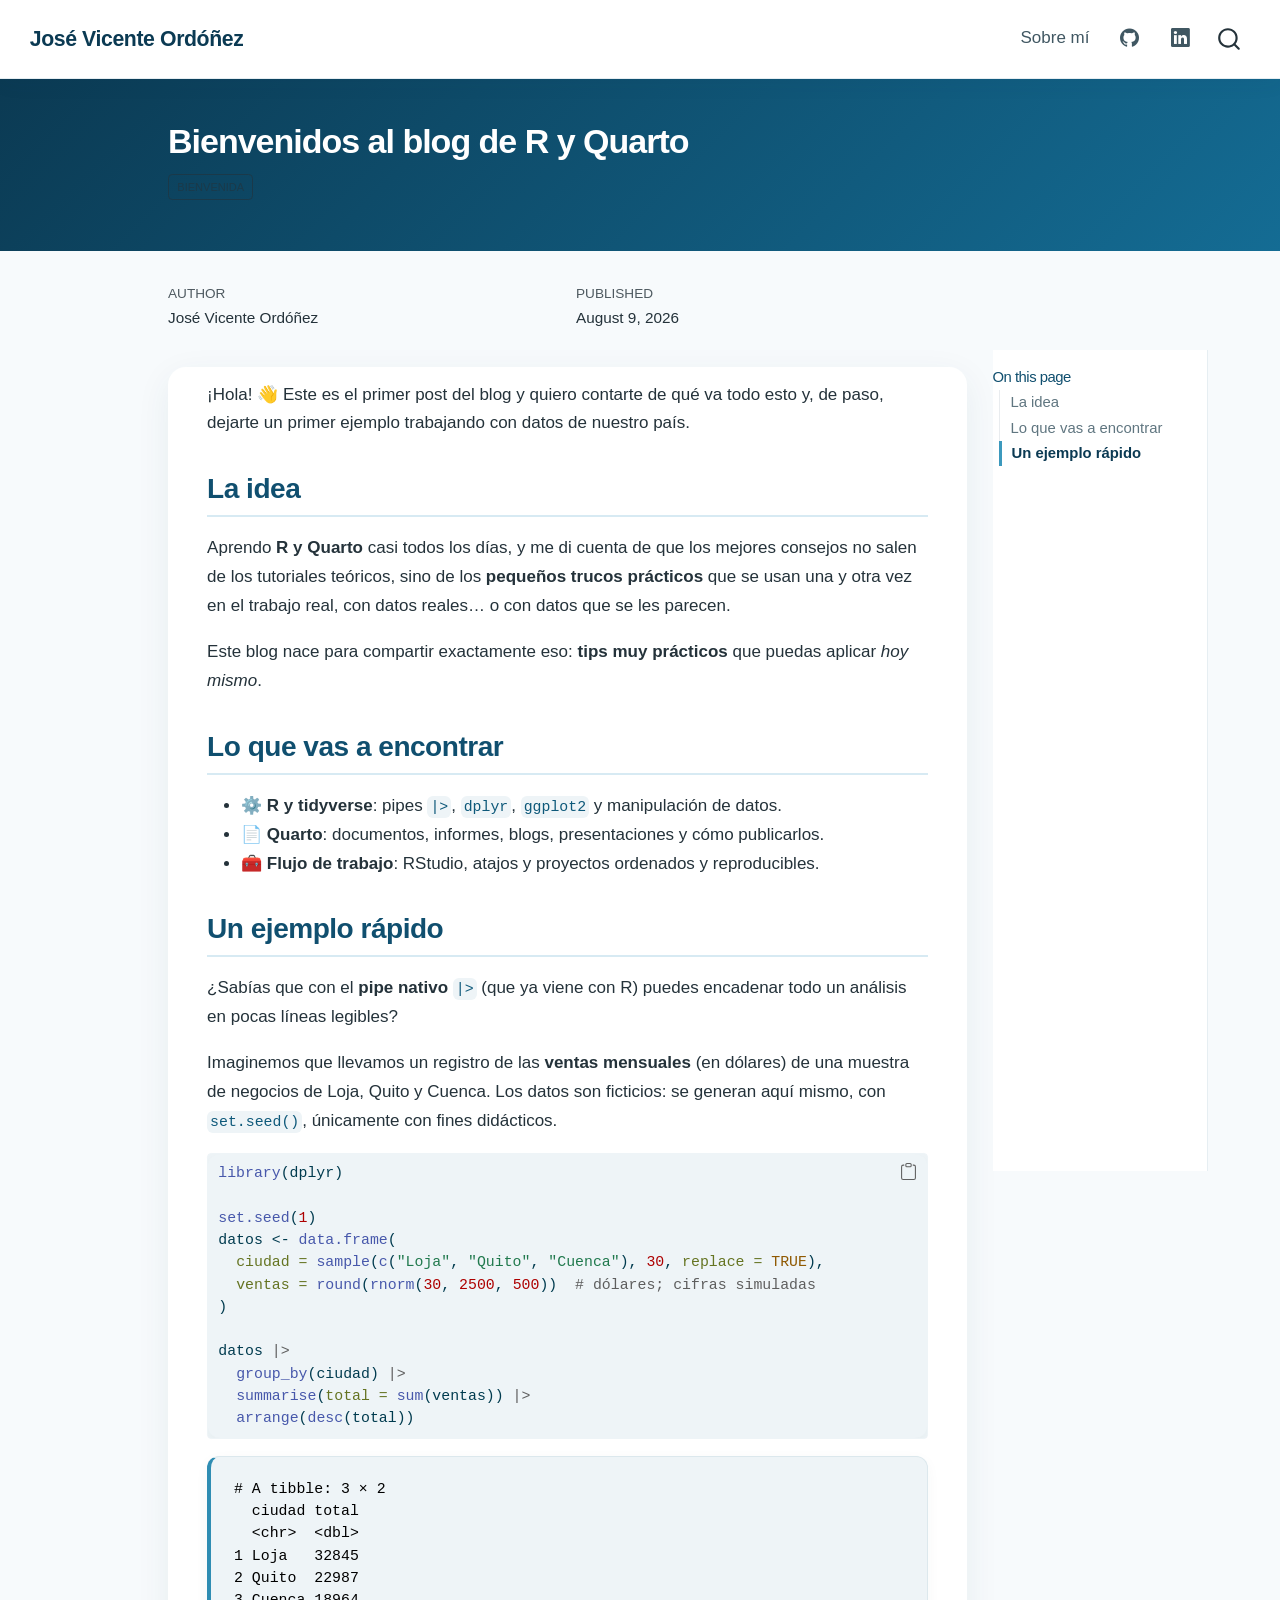
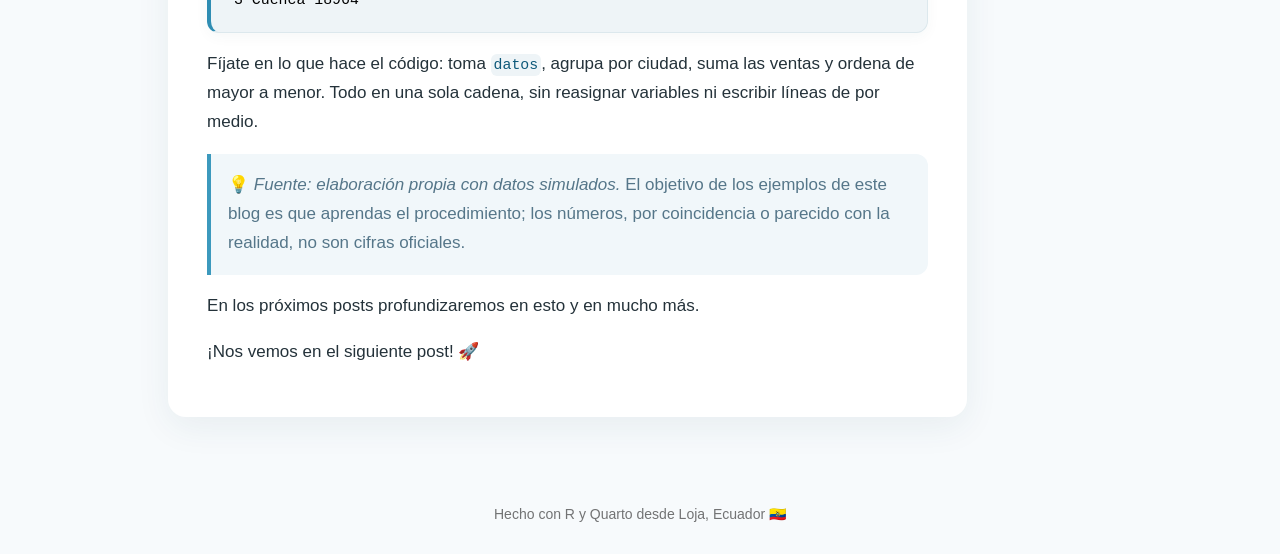
<file: docs/posts/bienvenida/index.html>
<!DOCTYPE html>
<html xmlns="http://www.w3.org/1999/xhtml" lang="en" xml:lang="en"><head>

<meta charset="utf-8">
<meta name="generator" content="quarto-1.9.38">

<meta name="viewport" content="width=device-width, initial-scale=1.0, user-scalable=yes">

<meta name="author" content="José Vicente Ordóñez">
<meta name="dcterms.date" content="2026-08-09">

<title>Bienvenidos al blog de R y Quarto – José Vicente Ordóñez</title>
<style>
/* Default styles provided by pandoc.
** See https://pandoc.org/MANUAL.html#variables-for-html for config info.
*/
code{white-space: pre-wrap;}
span.smallcaps{font-variant: small-caps;}
div.columns{display: flex; gap: min(4vw, 1.5em);}
div.column{flex: auto; overflow-x: auto;}
div.hanging-indent{margin-left: 1.5em; text-indent: -1.5em;}
ul.task-list{list-style: none;}
ul.task-list li input[type="checkbox"] {
  width: 0.8em;
  margin: 0 0.8em 0.2em -1em; /* quarto-specific, see https://github.com/quarto-dev/quarto-cli/issues/4556 */ 
  vertical-align: middle;
}
/* CSS for syntax highlighting */
html { -webkit-text-size-adjust: 100%; }
pre > code.sourceCode { white-space: pre; position: relative; }
pre > code.sourceCode > span { display: inline-block; line-height: 1.25; }
pre > code.sourceCode > span:empty { height: 1.2em; }
.sourceCode { overflow: visible; }
code.sourceCode > span { color: inherit; text-decoration: inherit; }
div.sourceCode { margin: 1em 0; }
pre.sourceCode { margin: 0; }
@media screen {
div.sourceCode { overflow: auto; }
}
@media print {
pre > code.sourceCode { white-space: pre-wrap; }
pre > code.sourceCode > span { text-indent: -5em; padding-left: 5em; }
}
pre.numberSource code
  { counter-reset: source-line 0; }
pre.numberSource code > span
  { position: relative; left: -4em; counter-increment: source-line; }
pre.numberSource code > span > a:first-child::before
  { content: counter(source-line);
    position: relative; left: -1em; text-align: right; vertical-align: baseline;
    border: none; display: inline-block;
    -webkit-touch-callout: none; -webkit-user-select: none;
    -khtml-user-select: none; -moz-user-select: none;
    -ms-user-select: none; user-select: none;
    padding: 0 4px; width: 4em;
  }
pre.numberSource { margin-left: 3em;  padding-left: 4px; }
div.sourceCode
  {   }
@media screen {
pre > code.sourceCode > span > a:first-child::before { text-decoration: underline; }
}
</style>


<script src="../../site_libs/quarto-nav/quarto-nav.js"></script>
<script src="../../site_libs/quarto-nav/headroom.min.js"></script>
<script src="../../site_libs/clipboard/clipboard.min.js"></script>
<script src="../../site_libs/quarto-search/autocomplete.umd.js"></script>
<script src="../../site_libs/quarto-search/fuse.min.js"></script>
<script src="../../site_libs/quarto-search/quarto-search.js"></script>
<meta name="quarto:offset" content="../../">
<script src="../../site_libs/quarto-html/quarto.js" type="module"></script>
<script src="../../site_libs/quarto-html/tabsets/tabsets.js" type="module"></script>
<script src="../../site_libs/quarto-html/popper.min.js"></script>
<script src="../../site_libs/quarto-html/tippy.umd.min.js"></script>
<script src="../../site_libs/quarto-html/anchor.min.js"></script>
<link href="../../site_libs/quarto-html/tippy.css" rel="stylesheet">
<link href="../../site_libs/quarto-html/quarto-syntax-highlighting-15634bcf2e68342d4ad2dfa704d543f6.css" rel="stylesheet" id="quarto-text-highlighting-styles">
<script src="../../site_libs/bootstrap/bootstrap.min.js"></script>
<link href="../../site_libs/bootstrap/bootstrap-icons.css" rel="stylesheet">
<link href="../../site_libs/bootstrap/bootstrap-fc3e0e11034d52fcd2f9e0a5364c13c6.min.css" rel="stylesheet" append-hash="true" id="quarto-bootstrap" data-mode="light">
<script id="quarto-search-options" type="application/json">{
  "location": "navbar",
  "copy-button": false,
  "collapse-after": 3,
  "panel-placement": "end",
  "type": "overlay",
  "limit": 50,
  "keyboard-shortcut": [
    "f",
    "/",
    "s"
  ],
  "show-item-context": false,
  "language": {
    "search-no-results-text": "No results",
    "search-matching-documents-text": "matching documents",
    "search-copy-link-title": "Copy link to search",
    "search-hide-matches-text": "Hide additional matches",
    "search-more-match-text": "more match in this document",
    "search-more-matches-text": "more matches in this document",
    "search-clear-button-title": "Clear",
    "search-text-placeholder": "",
    "search-detached-cancel-button-title": "Cancel",
    "search-submit-button-title": "Submit",
    "search-label": "Search"
  }
}</script>


<link rel="stylesheet" href="../../styles.css">
<meta property="og:title" content="Bienvenidos al blog de R y Quarto – José Vicente Ordóñez">
<meta property="og:description" content="Blog de R, Quarto y análisis de datos con ejemplos prácticos, reproducibles y en español, escritos desde Loja, Ecuador.">
<meta property="og:image" content="https://josevicente1980.github.io/Mi_primer_blog/profile.png">
<meta property="og:site_name" content="José Vicente Ordóñez">
<meta property="og:image:height" content="884">
<meta property="og:image:width" content="577">
</head>

<body class="nav-fixed quarto-light">

<div id="quarto-search-results"></div>
  <header id="quarto-header" class="headroom fixed-top quarto-banner">
    <nav class="navbar navbar-expand-lg " data-bs-theme="dark">
      <div class="navbar-container container-fluid">
      <div class="navbar-brand-container mx-auto">
    <a class="navbar-brand" href="../../index.html">
    <span class="navbar-title">José Vicente Ordóñez</span>
    </a>
  </div>
            <div id="quarto-search" class="" title="Search"></div>
          <button class="navbar-toggler" type="button" data-bs-toggle="collapse" data-bs-target="#navbarCollapse" aria-controls="navbarCollapse" role="menu" aria-expanded="false" aria-label="Toggle navigation" onclick="if (window.quartoToggleHeadroom) { window.quartoToggleHeadroom(); }">
  <span class="navbar-toggler-icon"></span>
</button>
          <div class="collapse navbar-collapse" id="navbarCollapse">
            <ul class="navbar-nav navbar-nav-scroll ms-auto">
  <li class="nav-item">
    <a class="nav-link" href="../../about.html"> 
<span class="menu-text">Sobre mí</span></a>
  </li>  
  <li class="nav-item compact">
    <a class="nav-link" href="https://github.com/josevicente1980"> <i class="bi bi-github" role="img">
</i> 
<span class="menu-text"></span></a>
  </li>  
  <li class="nav-item compact">
    <a class="nav-link" href="https://www.linkedin.com/in/jos%C3%A9-ord%C3%B3%C3%B1ez-b895a12a/"> <i class="bi bi-linkedin" role="img">
</i> 
<span class="menu-text"></span></a>
  </li>  
</ul>
          </div> <!-- /navcollapse -->
            <div class="quarto-navbar-tools">
</div>
      </div> <!-- /container-fluid -->
    </nav>
</header>
<!-- content -->
<header id="title-block-header" class="quarto-title-block default page-columns page-full">
  <div class="quarto-title-banner page-columns page-full">
    <div class="quarto-title column-body">
      <h1 class="title">Bienvenidos al blog de R y Quarto</h1>
                                <div class="quarto-categories">
                <div class="quarto-category">bienvenida</div>
              </div>
                  </div>
  </div>
    
  
  <div class="quarto-title-meta">

      <div>
      <div class="quarto-title-meta-heading">Author</div>
      <div class="quarto-title-meta-contents">
               <p>José Vicente Ordóñez </p>
            </div>
    </div>
      
      <div>
      <div class="quarto-title-meta-heading">Published</div>
      <div class="quarto-title-meta-contents">
        <p class="date">August 9, 2026</p>
      </div>
    </div>
    
      
    </div>
    
  
  </header><div id="quarto-content" class="quarto-container page-columns page-rows-contents page-layout-article page-navbar">
<!-- sidebar -->
<!-- margin-sidebar -->
    <div id="quarto-margin-sidebar" class="sidebar margin-sidebar">
        <nav id="TOC" role="doc-toc" class="toc-active">
    <h2 id="toc-title">On this page</h2>
   
  <ul>
  <li><a href="#la-idea" id="toc-la-idea" class="nav-link active" data-scroll-target="#la-idea">La idea</a></li>
  <li><a href="#lo-que-vas-a-encontrar" id="toc-lo-que-vas-a-encontrar" class="nav-link" data-scroll-target="#lo-que-vas-a-encontrar">Lo que vas a encontrar</a></li>
  <li><a href="#un-ejemplo-rápido" id="toc-un-ejemplo-rápido" class="nav-link" data-scroll-target="#un-ejemplo-rápido">Un ejemplo rápido</a></li>
  </ul>
</nav>
    </div>
<!-- main -->
<main class="content quarto-banner-title-block" id="quarto-document-content">





<p>¡Hola! 👋 Este es el primer post del blog y quiero contarte de qué va todo esto y, de paso, dejarte un primer ejemplo trabajando con datos de nuestro país.</p>
<section id="la-idea" class="level2">
<h2 class="anchored" data-anchor-id="la-idea">La idea</h2>
<p>Aprendo <strong>R y Quarto</strong> casi todos los días, y me di cuenta de que los mejores consejos no salen de los tutoriales teóricos, sino de los <strong>pequeños trucos prácticos</strong> que se usan una y otra vez en el trabajo real, con datos reales… o con datos que se les parecen.</p>
<p>Este blog nace para compartir exactamente eso: <strong>tips muy prácticos</strong> que puedas aplicar <em>hoy mismo</em>.</p>
</section>
<section id="lo-que-vas-a-encontrar" class="level2">
<h2 class="anchored" data-anchor-id="lo-que-vas-a-encontrar">Lo que vas a encontrar</h2>
<ul>
<li>⚙️ <strong>R y tidyverse</strong>: pipes <code>|&gt;</code>, <code>dplyr</code>, <code>ggplot2</code> y manipulación de datos.</li>
<li>📄 <strong>Quarto</strong>: documentos, informes, blogs, presentaciones y cómo publicarlos.</li>
<li>🧰 <strong>Flujo de trabajo</strong>: RStudio, atajos y proyectos ordenados y reproducibles.</li>
</ul>
</section>
<section id="un-ejemplo-rápido" class="level2">
<h2 class="anchored" data-anchor-id="un-ejemplo-rápido">Un ejemplo rápido</h2>
<p>¿Sabías que con el <strong>pipe nativo</strong> <code>|&gt;</code> (que ya viene con R) puedes encadenar todo un análisis en pocas líneas legibles?</p>
<p>Imaginemos que llevamos un registro de las <strong>ventas mensuales</strong> (en dólares) de una muestra de negocios de Loja, Quito y Cuenca. Los datos son ficticios: se generan aquí mismo, con <code>set.seed()</code>, únicamente con fines didácticos.</p>
<div class="cell">
<div class="code-copy-outer-scaffold"><div class="sourceCode cell-code" id="cb1"><pre class="sourceCode r code-with-copy"><code class="sourceCode r"><span id="cb1-1"><a href="#cb1-1" aria-hidden="true" tabindex="-1"></a><span class="fu">library</span>(dplyr)</span>
<span id="cb1-2"><a href="#cb1-2" aria-hidden="true" tabindex="-1"></a></span>
<span id="cb1-3"><a href="#cb1-3" aria-hidden="true" tabindex="-1"></a><span class="fu">set.seed</span>(<span class="dv">1</span>)</span>
<span id="cb1-4"><a href="#cb1-4" aria-hidden="true" tabindex="-1"></a>datos <span class="ot">&lt;-</span> <span class="fu">data.frame</span>(</span>
<span id="cb1-5"><a href="#cb1-5" aria-hidden="true" tabindex="-1"></a>  <span class="at">ciudad =</span> <span class="fu">sample</span>(<span class="fu">c</span>(<span class="st">"Loja"</span>, <span class="st">"Quito"</span>, <span class="st">"Cuenca"</span>), <span class="dv">30</span>, <span class="at">replace =</span> <span class="cn">TRUE</span>),</span>
<span id="cb1-6"><a href="#cb1-6" aria-hidden="true" tabindex="-1"></a>  <span class="at">ventas =</span> <span class="fu">round</span>(<span class="fu">rnorm</span>(<span class="dv">30</span>, <span class="dv">2500</span>, <span class="dv">500</span>))  <span class="co"># dólares; cifras simuladas</span></span>
<span id="cb1-7"><a href="#cb1-7" aria-hidden="true" tabindex="-1"></a>)</span>
<span id="cb1-8"><a href="#cb1-8" aria-hidden="true" tabindex="-1"></a></span>
<span id="cb1-9"><a href="#cb1-9" aria-hidden="true" tabindex="-1"></a>datos <span class="sc">|&gt;</span></span>
<span id="cb1-10"><a href="#cb1-10" aria-hidden="true" tabindex="-1"></a>  <span class="fu">group_by</span>(ciudad) <span class="sc">|&gt;</span></span>
<span id="cb1-11"><a href="#cb1-11" aria-hidden="true" tabindex="-1"></a>  <span class="fu">summarise</span>(<span class="at">total =</span> <span class="fu">sum</span>(ventas)) <span class="sc">|&gt;</span></span>
<span id="cb1-12"><a href="#cb1-12" aria-hidden="true" tabindex="-1"></a>  <span class="fu">arrange</span>(<span class="fu">desc</span>(total))</span></code></pre></div><button title="Copy to Clipboard" class="code-copy-button"><i class="bi"></i></button></div>
<div class="cell-output cell-output-stdout">
<pre><code># A tibble: 3 × 2
  ciudad total
  &lt;chr&gt;  &lt;dbl&gt;
1 Loja   32845
2 Quito  22987
3 Cuenca 18964</code></pre>
</div>
</div>
<p>Fíjate en lo que hace el código: toma <code>datos</code>, agrupa por ciudad, suma las ventas y ordena de mayor a menor. Todo en una sola cadena, sin reasignar variables ni escribir líneas de por medio.</p>
<blockquote class="blockquote">
<p>💡 <em>Fuente: elaboración propia con datos simulados.</em> El objetivo de los ejemplos de este blog es que aprendas el procedimiento; los números, por coincidencia o parecido con la realidad, no son cifras oficiales.</p>
</blockquote>
<p>En los próximos posts profundizaremos en esto y en mucho más.</p>
<p>¡Nos vemos en el siguiente post! 🚀</p>


</section>

</main> <!-- /main -->
<script id="quarto-html-after-body" type="application/javascript">
  window.document.addEventListener("DOMContentLoaded", function (event) {
    const icon = "";
    const anchorJS = new window.AnchorJS();
    anchorJS.options = {
      placement: 'right',
      icon: icon
    };
    anchorJS.add('.anchored');
    const isCodeAnnotation = (el) => {
      for (const clz of el.classList) {
        if (clz.startsWith('code-annotation-')) {                     
          return true;
        }
      }
      return false;
    }
    const onCopySuccess = function(e) {
      // button target
      const button = e.trigger;
      // don't keep focus
      button.blur();
      // flash "checked"
      button.classList.add('code-copy-button-checked');
      var currentTitle = button.getAttribute("title");
      button.setAttribute("title", "Copied!");
      let tooltip;
      if (window.bootstrap) {
        button.setAttribute("data-bs-toggle", "tooltip");
        button.setAttribute("data-bs-placement", "left");
        button.setAttribute("data-bs-title", "Copied!");
        tooltip = new bootstrap.Tooltip(button, 
          { trigger: "manual", 
            customClass: "code-copy-button-tooltip",
            offset: [0, -8]});
        tooltip.show();    
      }
      setTimeout(function() {
        if (tooltip) {
          tooltip.hide();
          button.removeAttribute("data-bs-title");
          button.removeAttribute("data-bs-toggle");
          button.removeAttribute("data-bs-placement");
        }
        button.setAttribute("title", currentTitle);
        button.classList.remove('code-copy-button-checked');
      }, 1000);
      // clear code selection
      e.clearSelection();
    }
    const getTextToCopy = function(trigger) {
      const outerScaffold = trigger.parentElement.cloneNode(true);
      const codeEl = outerScaffold.querySelector('code');
      for (const childEl of codeEl.children) {
        if (isCodeAnnotation(childEl)) {
          childEl.remove();
        }
      }
      return codeEl.innerText;
    }
    const clipboard = new window.ClipboardJS('.code-copy-button:not([data-in-quarto-modal])', {
      text: getTextToCopy
    });
    clipboard.on('success', onCopySuccess);
    if (window.document.getElementById('quarto-embedded-source-code-modal')) {
      const clipboardModal = new window.ClipboardJS('.code-copy-button[data-in-quarto-modal]', {
        text: getTextToCopy,
        container: window.document.getElementById('quarto-embedded-source-code-modal')
      });
      clipboardModal.on('success', onCopySuccess);
    }
      var localhostRegex = new RegExp(/^(?:http|https):\/\/localhost\:?[0-9]*\//);
      var mailtoRegex = new RegExp(/^mailto:/);
        var filterRegex = new RegExp("https:\/\/josevicente1980\.github\.io\/Mi_primer_blog\/");
      var isInternal = (href) => {
          return filterRegex.test(href) || localhostRegex.test(href) || mailtoRegex.test(href);
      }
      // Inspect non-navigation links and adorn them if external
     var links = window.document.querySelectorAll('a[href]:not(.nav-link):not(.navbar-brand):not(.toc-action):not(.sidebar-link):not(.sidebar-item-toggle):not(.pagination-link):not(.no-external):not([aria-hidden]):not(.dropdown-item):not(.quarto-navigation-tool):not(.about-link)');
      for (var i=0; i<links.length; i++) {
        const link = links[i];
        if (!isInternal(link.href)) {
          // undo the damage that might have been done by quarto-nav.js in the case of
          // links that we want to consider external
          if (link.dataset.originalHref !== undefined) {
            link.href = link.dataset.originalHref;
          }
        }
      }
    function tippyHover(el, contentFn, onTriggerFn, onUntriggerFn) {
      const config = {
        allowHTML: true,
        maxWidth: 500,
        delay: 100,
        arrow: false,
        appendTo: function(el) {
            return el.parentElement;
        },
        interactive: true,
        interactiveBorder: 10,
        theme: 'quarto',
        placement: 'bottom-start',
      };
      if (contentFn) {
        config.content = contentFn;
      }
      if (onTriggerFn) {
        config.onTrigger = onTriggerFn;
      }
      if (onUntriggerFn) {
        config.onUntrigger = onUntriggerFn;
      }
      window.tippy(el, config); 
    }
    const noterefs = window.document.querySelectorAll('a[role="doc-noteref"]');
    for (var i=0; i<noterefs.length; i++) {
      const ref = noterefs[i];
      tippyHover(ref, function() {
        // use id or data attribute instead here
        let href = ref.getAttribute('data-footnote-href') || ref.getAttribute('href');
        try { href = new URL(href).hash; } catch {}
        const id = href.replace(/^#\/?/, "");
        const note = window.document.getElementById(id);
        if (note) {
          return note.innerHTML;
        } else {
          return "";
        }
      });
    }
    const xrefs = window.document.querySelectorAll('a.quarto-xref');
    const processXRef = (id, note) => {
      // Strip column container classes
      const stripColumnClz = (el) => {
        el.classList.remove("page-full", "page-columns");
        if (el.children) {
          for (const child of el.children) {
            stripColumnClz(child);
          }
        }
      }
      stripColumnClz(note)
      if (id === null || id.startsWith('sec-')) {
        // Special case sections, only their first couple elements
        const container = document.createElement("div");
        if (note.children && note.children.length > 2) {
          container.appendChild(note.children[0].cloneNode(true));
          for (let i = 1; i < note.children.length; i++) {
            const child = note.children[i];
            if (child.tagName === "P" && child.innerText === "") {
              continue;
            } else {
              container.appendChild(child.cloneNode(true));
              break;
            }
          }
          if (window.Quarto?.typesetMath) {
            window.Quarto.typesetMath(container);
          }
          return container.innerHTML
        } else {
          if (window.Quarto?.typesetMath) {
            window.Quarto.typesetMath(note);
          }
          return note.innerHTML;
        }
      } else {
        // Remove any anchor links if they are present
        const anchorLink = note.querySelector('a.anchorjs-link');
        if (anchorLink) {
          anchorLink.remove();
        }
        if (window.Quarto?.typesetMath) {
          window.Quarto.typesetMath(note);
        }
        if (note.classList.contains("callout")) {
          return note.outerHTML;
        } else {
          return note.innerHTML;
        }
      }
    }
    for (var i=0; i<xrefs.length; i++) {
      const xref = xrefs[i];
      tippyHover(xref, undefined, function(instance) {
        instance.disable();
        let url = xref.getAttribute('href');
        let hash = undefined; 
        if (url.startsWith('#')) {
          hash = url;
        } else {
          try { hash = new URL(url).hash; } catch {}
        }
        if (hash) {
          const id = hash.replace(/^#\/?/, "");
          const note = window.document.getElementById(id);
          if (note !== null) {
            try {
              const html = processXRef(id, note.cloneNode(true));
              instance.setContent(html);
            } finally {
              instance.enable();
              instance.show();
            }
          } else {
            // See if we can fetch this
            fetch(url.split('#')[0])
            .then(res => res.text())
            .then(html => {
              const parser = new DOMParser();
              const htmlDoc = parser.parseFromString(html, "text/html");
              const note = htmlDoc.getElementById(id);
              if (note !== null) {
                const html = processXRef(id, note);
                instance.setContent(html);
              } 
            }).finally(() => {
              instance.enable();
              instance.show();
            });
          }
        } else {
          // See if we can fetch a full url (with no hash to target)
          // This is a special case and we should probably do some content thinning / targeting
          fetch(url)
          .then(res => res.text())
          .then(html => {
            const parser = new DOMParser();
            const htmlDoc = parser.parseFromString(html, "text/html");
            const note = htmlDoc.querySelector('main.content');
            if (note !== null) {
              // This should only happen for chapter cross references
              // (since there is no id in the URL)
              // remove the first header
              if (note.children.length > 0 && note.children[0].tagName === "HEADER") {
                note.children[0].remove();
              }
              const html = processXRef(null, note);
              instance.setContent(html);
            } 
          }).finally(() => {
            instance.enable();
            instance.show();
          });
        }
      }, function(instance) {
      });
    }
        let selectedAnnoteEl;
        const selectorForAnnotation = ( cell, annotation) => {
          let cellAttr = 'data-code-cell="' + cell + '"';
          let lineAttr = 'data-code-annotation="' +  annotation + '"';
          const selector = 'span[' + cellAttr + '][' + lineAttr + ']';
          return selector;
        }
        const selectCodeLines = (annoteEl) => {
          const doc = window.document;
          const targetCell = annoteEl.getAttribute("data-target-cell");
          const targetAnnotation = annoteEl.getAttribute("data-target-annotation");
          const annoteSpan = window.document.querySelector(selectorForAnnotation(targetCell, targetAnnotation));
          const lines = annoteSpan.getAttribute("data-code-lines").split(",");
          const lineIds = lines.map((line) => {
            return targetCell + "-" + line;
          })
          let top = null;
          let height = null;
          let parent = null;
          if (lineIds.length > 0) {
              //compute the position of the single el (top and bottom and make a div)
              const el = window.document.getElementById(lineIds[0]);
              top = el.offsetTop;
              height = el.offsetHeight;
              parent = el.parentElement.parentElement;
            if (lineIds.length > 1) {
              const lastEl = window.document.getElementById(lineIds[lineIds.length - 1]);
              const bottom = lastEl.offsetTop + lastEl.offsetHeight;
              height = bottom - top;
            }
            if (top !== null && height !== null && parent !== null) {
              // cook up a div (if necessary) and position it 
              let div = window.document.getElementById("code-annotation-line-highlight");
              if (div === null) {
                div = window.document.createElement("div");
                div.setAttribute("id", "code-annotation-line-highlight");
                div.style.position = 'absolute';
                parent.appendChild(div);
              }
              div.style.top = top - 2 + "px";
              div.style.height = height + 4 + "px";
              div.style.left = 0;
              let gutterDiv = window.document.getElementById("code-annotation-line-highlight-gutter");
              if (gutterDiv === null) {
                gutterDiv = window.document.createElement("div");
                gutterDiv.setAttribute("id", "code-annotation-line-highlight-gutter");
                gutterDiv.style.position = 'absolute';
                const codeCell = window.document.getElementById(targetCell);
                const gutter = codeCell.querySelector('.code-annotation-gutter');
                gutter.appendChild(gutterDiv);
              }
              gutterDiv.style.top = top - 2 + "px";
              gutterDiv.style.height = height + 4 + "px";
            }
            selectedAnnoteEl = annoteEl;
          }
        };
        const unselectCodeLines = () => {
          const elementsIds = ["code-annotation-line-highlight", "code-annotation-line-highlight-gutter"];
          elementsIds.forEach((elId) => {
            const div = window.document.getElementById(elId);
            if (div) {
              div.remove();
            }
          });
          selectedAnnoteEl = undefined;
        };
          // Handle positioning of the toggle
      window.addEventListener(
        "resize",
        throttle(() => {
          elRect = undefined;
          if (selectedAnnoteEl) {
            selectCodeLines(selectedAnnoteEl);
          }
        }, 10)
      );
      function throttle(fn, ms) {
      let throttle = false;
      let timer;
        return (...args) => {
          if(!throttle) { // first call gets through
              fn.apply(this, args);
              throttle = true;
          } else { // all the others get throttled
              if(timer) clearTimeout(timer); // cancel #2
              timer = setTimeout(() => {
                fn.apply(this, args);
                timer = throttle = false;
              }, ms);
          }
        };
      }
        // Attach click handler to the DT
        const annoteDls = window.document.querySelectorAll('dt[data-target-cell]');
        for (const annoteDlNode of annoteDls) {
          annoteDlNode.addEventListener('click', (event) => {
            const clickedEl = event.target;
            if (clickedEl !== selectedAnnoteEl) {
              unselectCodeLines();
              const activeEl = window.document.querySelector('dt[data-target-cell].code-annotation-active');
              if (activeEl) {
                activeEl.classList.remove('code-annotation-active');
              }
              selectCodeLines(clickedEl);
              clickedEl.classList.add('code-annotation-active');
            } else {
              // Unselect the line
              unselectCodeLines();
              clickedEl.classList.remove('code-annotation-active');
            }
          });
        }
    const findCites = (el) => {
      const parentEl = el.parentElement;
      if (parentEl) {
        const cites = parentEl.dataset.cites;
        if (cites) {
          return {
            el,
            cites: cites.split(' ')
          };
        } else {
          return findCites(el.parentElement)
        }
      } else {
        return undefined;
      }
    };
    var bibliorefs = window.document.querySelectorAll('a[role="doc-biblioref"]');
    for (var i=0; i<bibliorefs.length; i++) {
      const ref = bibliorefs[i];
      const citeInfo = findCites(ref);
      if (citeInfo) {
        tippyHover(citeInfo.el, function() {
          var popup = window.document.createElement('div');
          citeInfo.cites.forEach(function(cite) {
            var citeDiv = window.document.createElement('div');
            citeDiv.classList.add('hanging-indent');
            citeDiv.classList.add('csl-entry');
            var biblioDiv = window.document.getElementById('ref-' + cite);
            if (biblioDiv) {
              citeDiv.innerHTML = biblioDiv.innerHTML;
            }
            popup.appendChild(citeDiv);
          });
          return popup.innerHTML;
        });
      }
    }
  });
  </script>
</div> <!-- /content -->
<footer class="footer">
  <div class="nav-footer">
    <div class="nav-footer-left">
      &nbsp;
    </div>   
    <div class="nav-footer-center">
<p>Hecho con R y Quarto desde Loja, Ecuador 🇪🇨</p>
</div>
    <div class="nav-footer-right">
      &nbsp;
    </div>
  </div>
</footer>




</body></html>
</file>
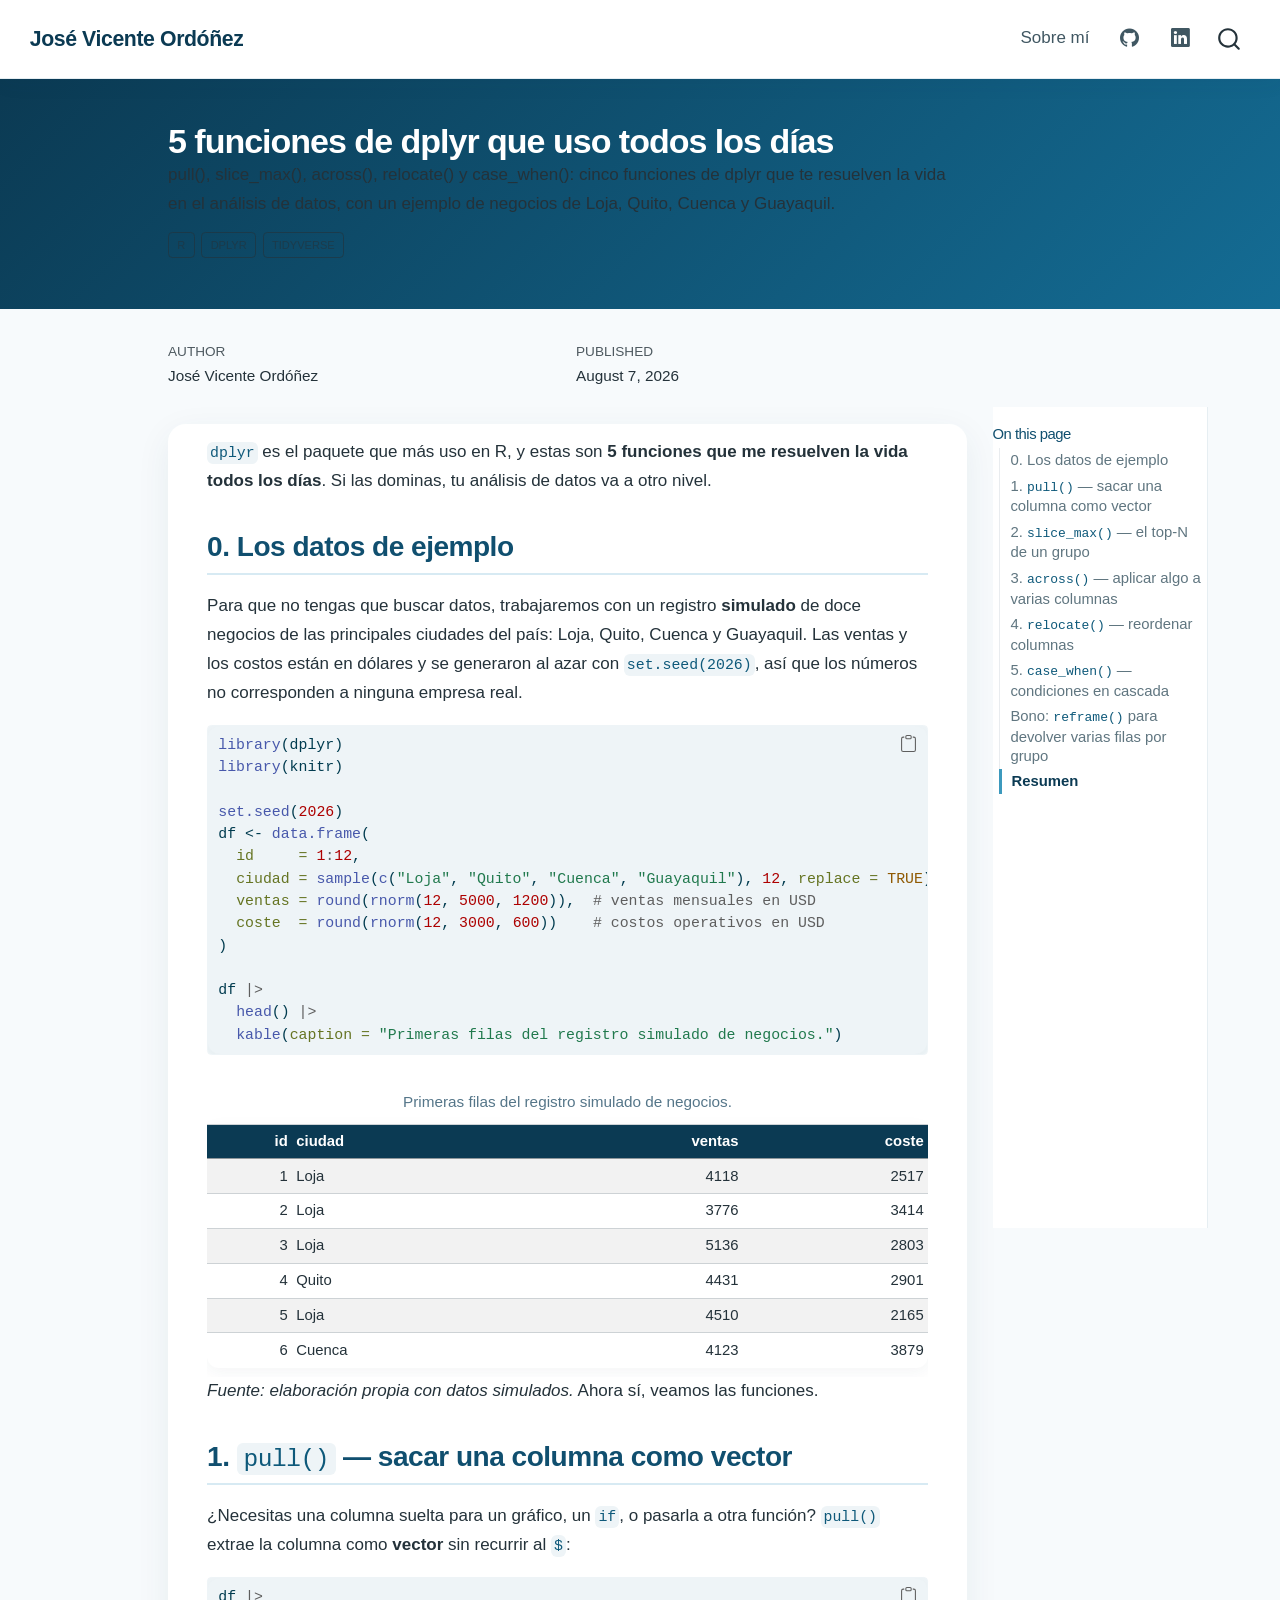
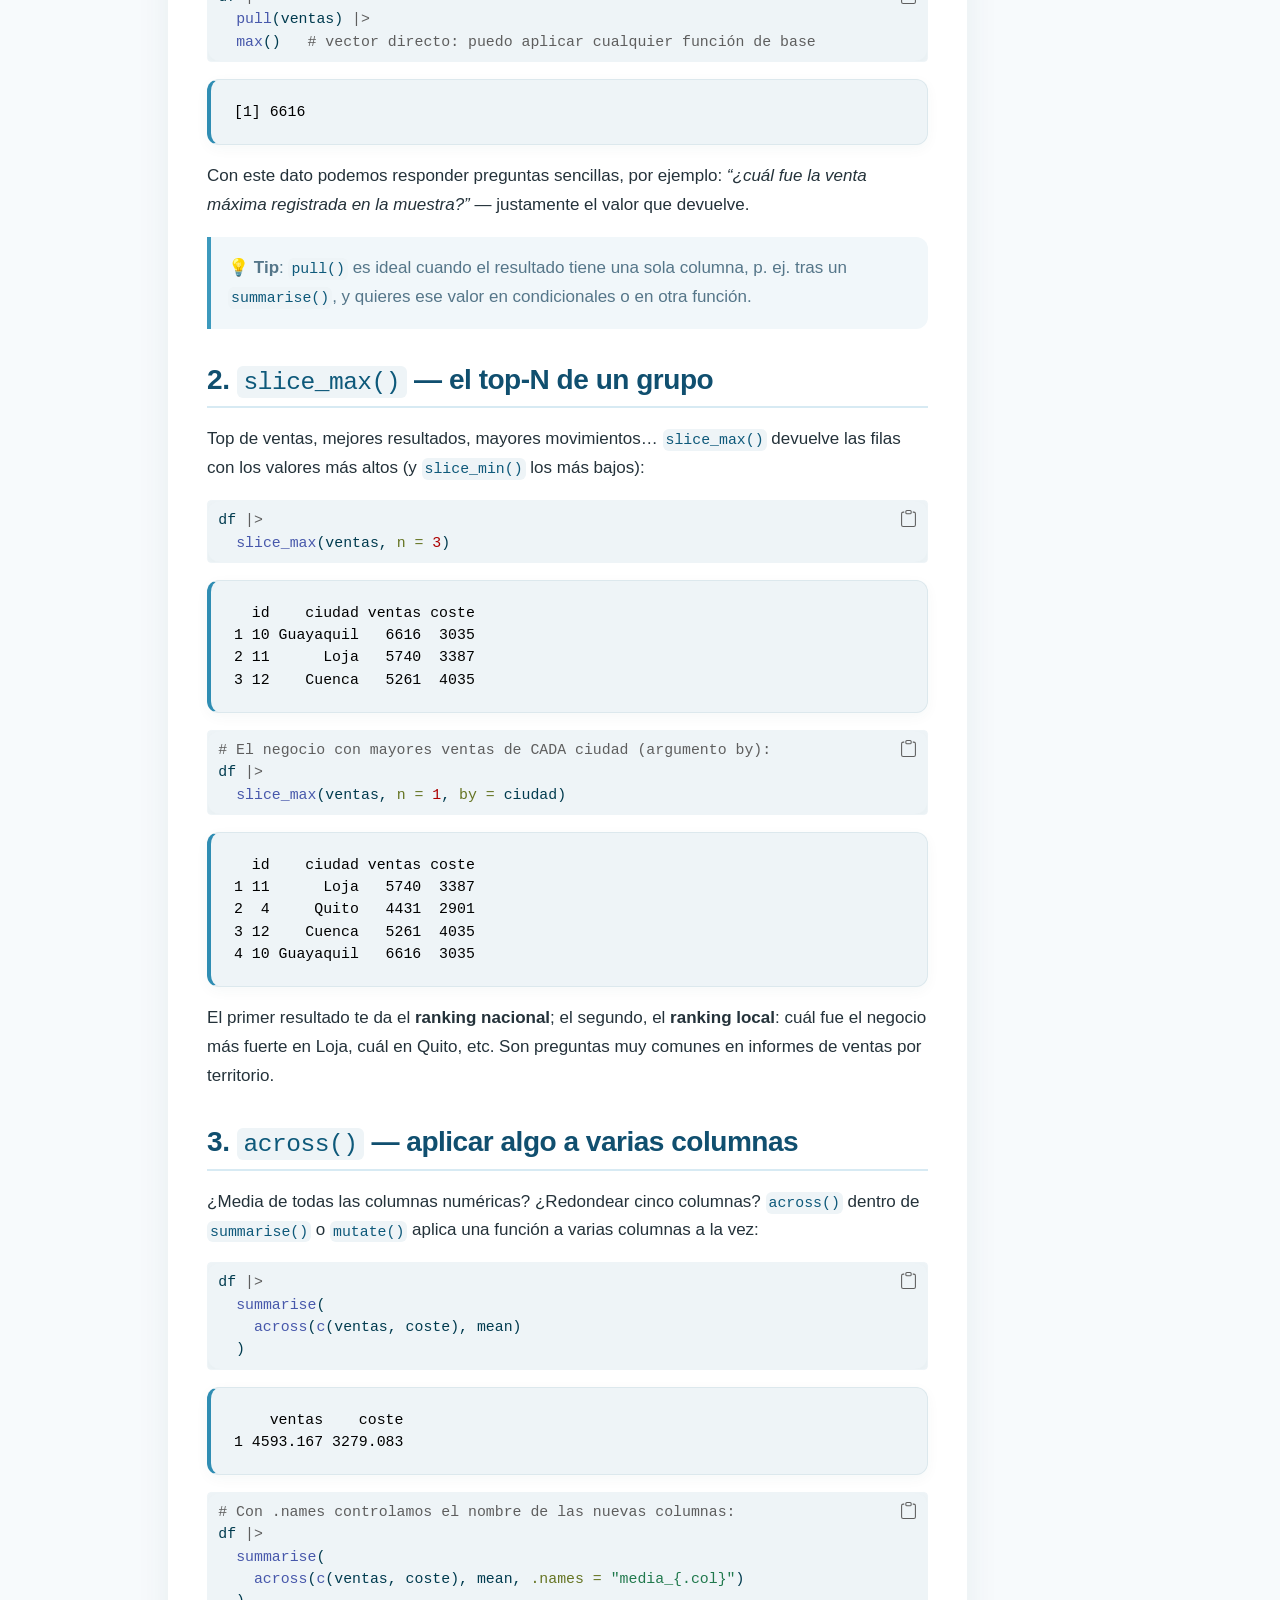
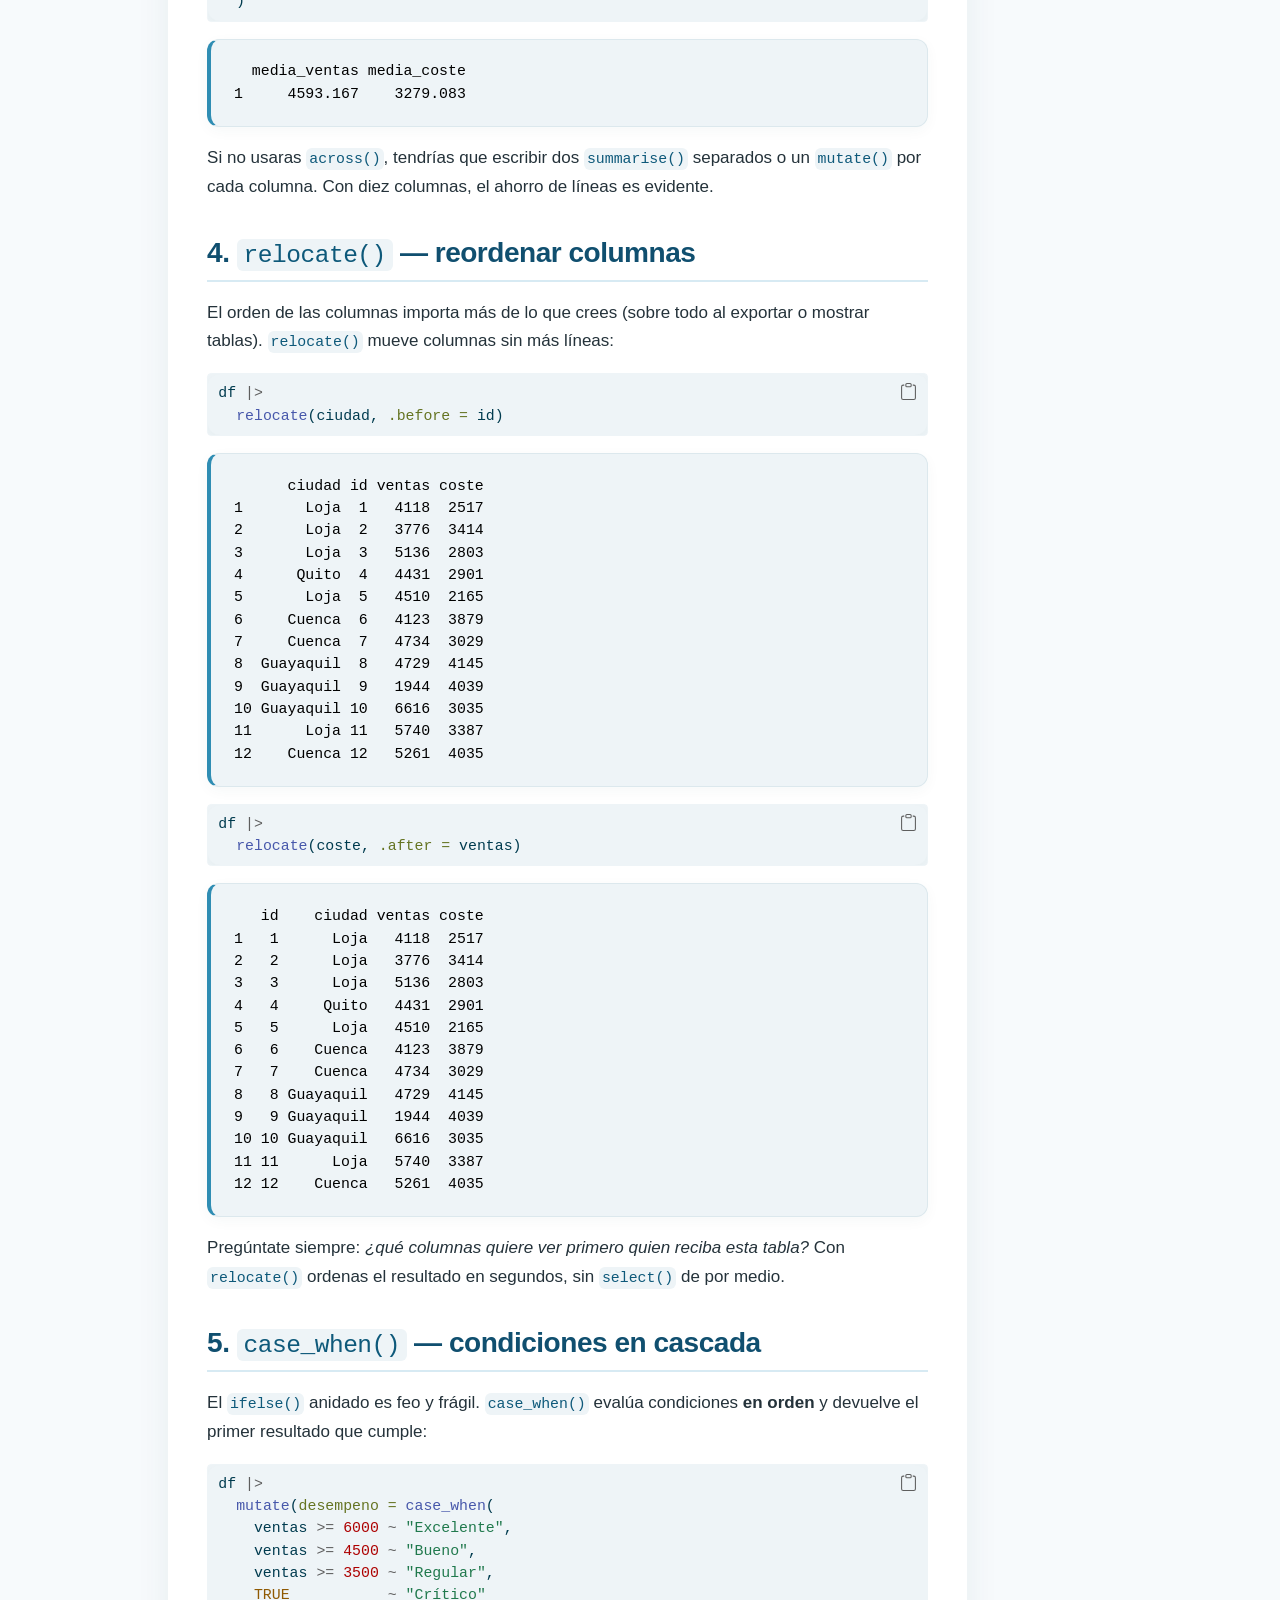
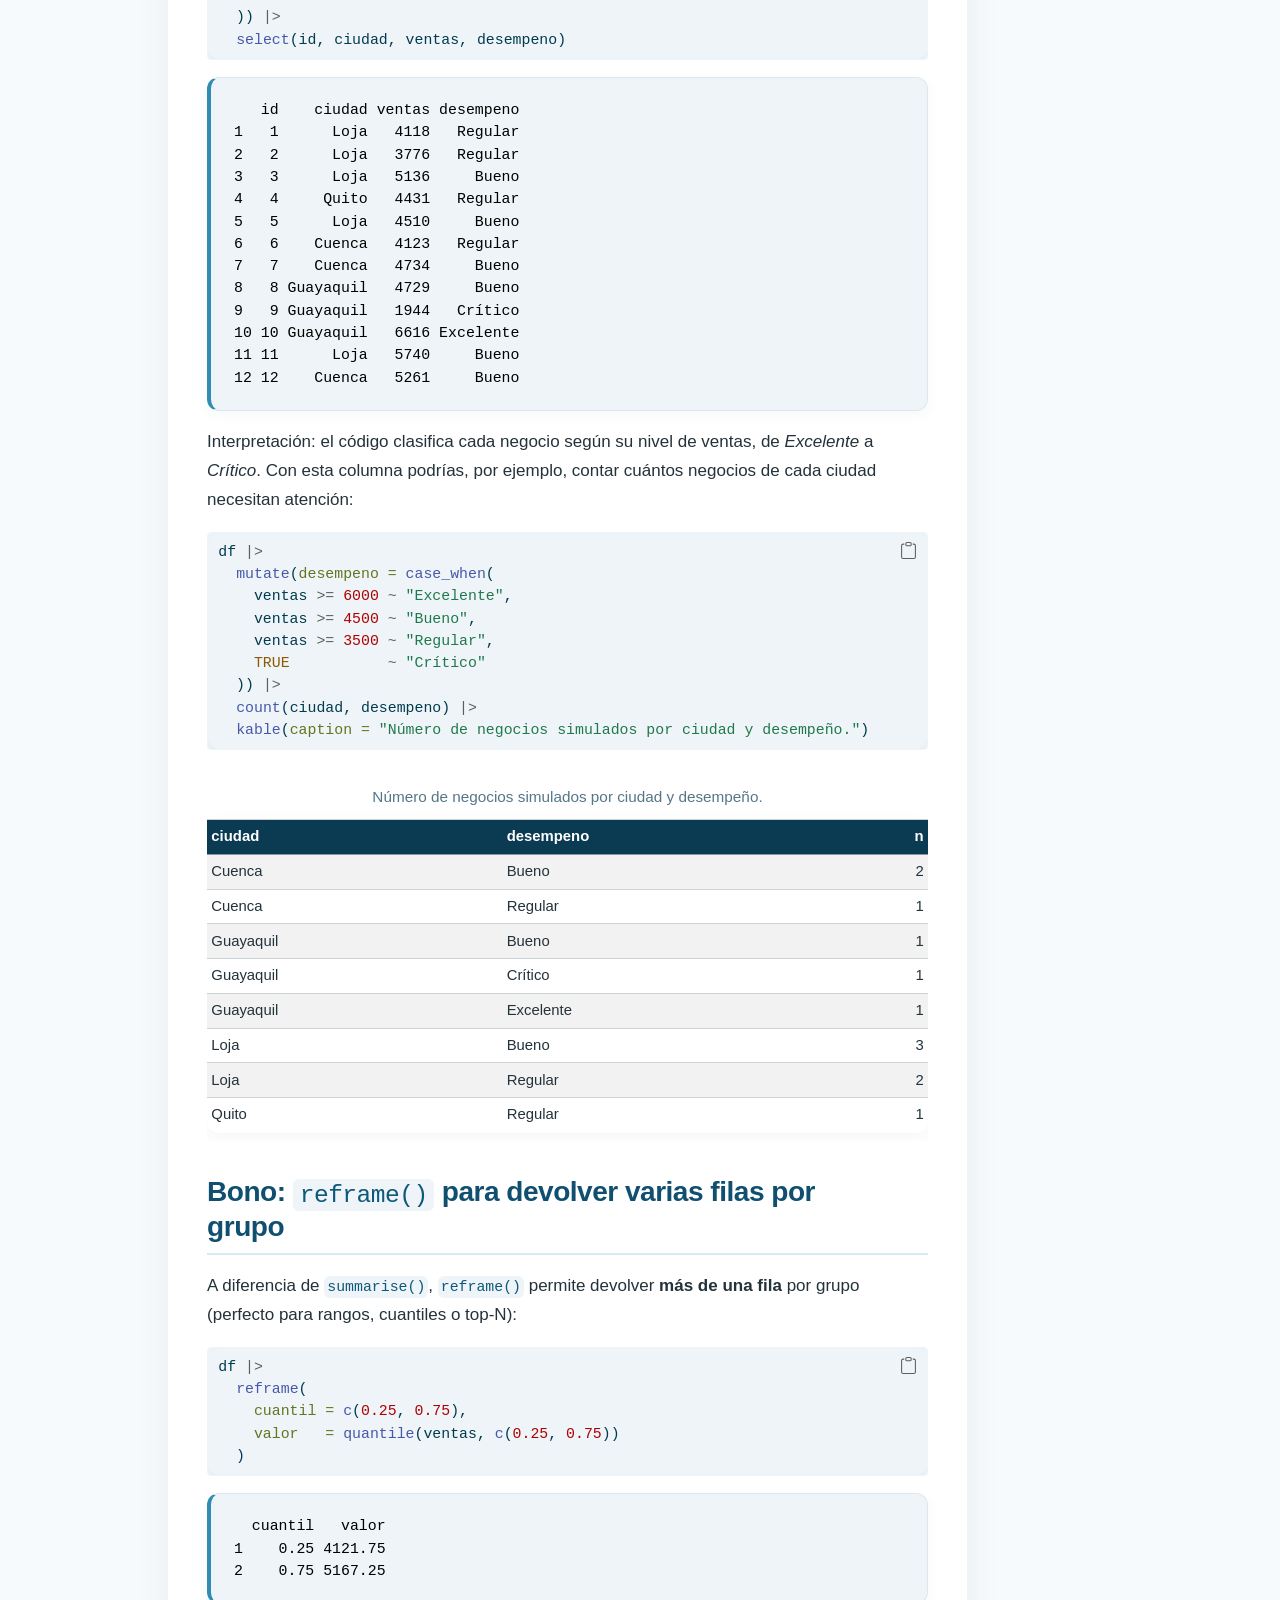
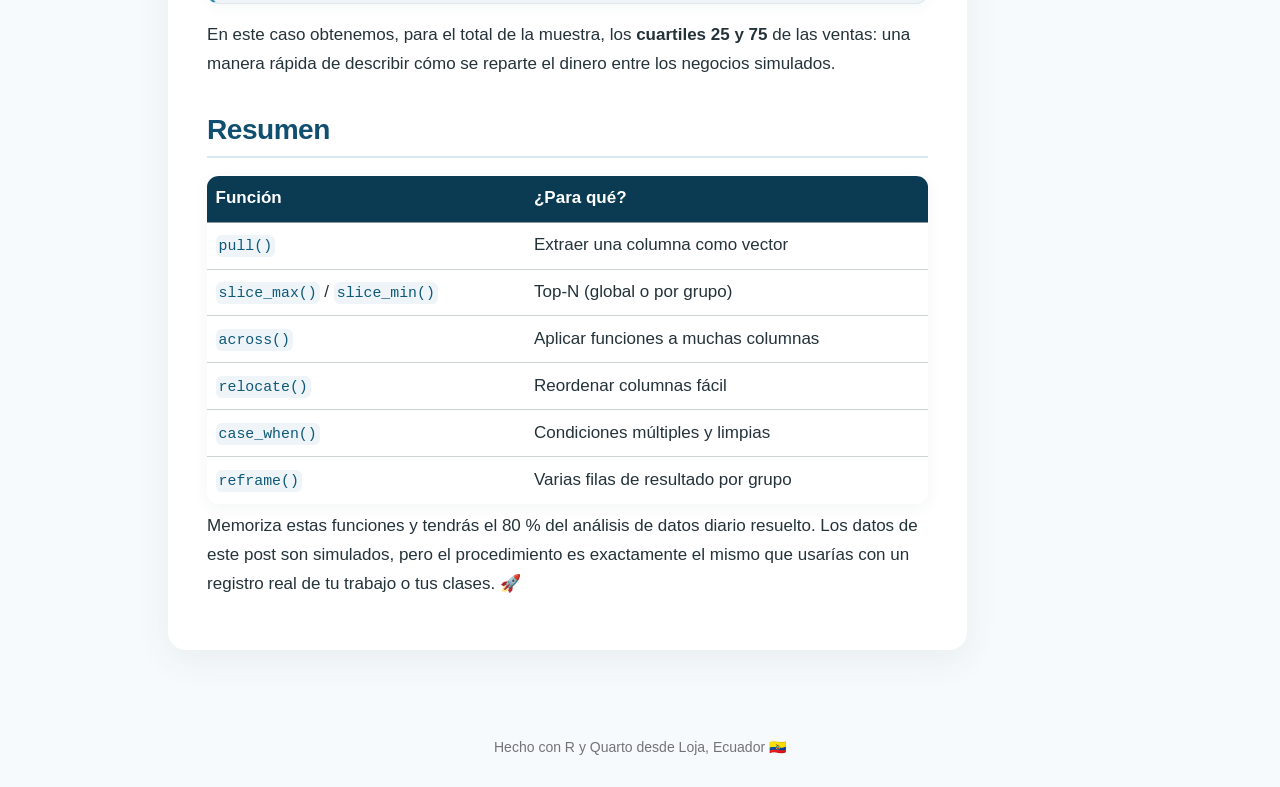
<file: docs/posts/dplyr-dia-a-dia/index.html>
<!DOCTYPE html>
<html xmlns="http://www.w3.org/1999/xhtml" lang="en" xml:lang="en"><head>

<meta charset="utf-8">
<meta name="generator" content="quarto-1.9.38">

<meta name="viewport" content="width=device-width, initial-scale=1.0, user-scalable=yes">

<meta name="author" content="José Vicente Ordóñez">
<meta name="dcterms.date" content="2026-08-07">
<meta name="description" content="pull(), slice_max(), across(), relocate() y case_when(): cinco funciones de dplyr que te resuelven la vida en el análisis de datos, con un ejemplo de negocios de Loja, Quito, Cuenca y Guayaquil.">

<title>5 funciones de dplyr que uso todos los días – José Vicente Ordóñez</title>
<style>
/* Default styles provided by pandoc.
** See https://pandoc.org/MANUAL.html#variables-for-html for config info.
*/
code{white-space: pre-wrap;}
span.smallcaps{font-variant: small-caps;}
div.columns{display: flex; gap: min(4vw, 1.5em);}
div.column{flex: auto; overflow-x: auto;}
div.hanging-indent{margin-left: 1.5em; text-indent: -1.5em;}
ul.task-list{list-style: none;}
ul.task-list li input[type="checkbox"] {
  width: 0.8em;
  margin: 0 0.8em 0.2em -1em; /* quarto-specific, see https://github.com/quarto-dev/quarto-cli/issues/4556 */ 
  vertical-align: middle;
}
/* CSS for syntax highlighting */
html { -webkit-text-size-adjust: 100%; }
pre > code.sourceCode { white-space: pre; position: relative; }
pre > code.sourceCode > span { display: inline-block; line-height: 1.25; }
pre > code.sourceCode > span:empty { height: 1.2em; }
.sourceCode { overflow: visible; }
code.sourceCode > span { color: inherit; text-decoration: inherit; }
div.sourceCode { margin: 1em 0; }
pre.sourceCode { margin: 0; }
@media screen {
div.sourceCode { overflow: auto; }
}
@media print {
pre > code.sourceCode { white-space: pre-wrap; }
pre > code.sourceCode > span { text-indent: -5em; padding-left: 5em; }
}
pre.numberSource code
  { counter-reset: source-line 0; }
pre.numberSource code > span
  { position: relative; left: -4em; counter-increment: source-line; }
pre.numberSource code > span > a:first-child::before
  { content: counter(source-line);
    position: relative; left: -1em; text-align: right; vertical-align: baseline;
    border: none; display: inline-block;
    -webkit-touch-callout: none; -webkit-user-select: none;
    -khtml-user-select: none; -moz-user-select: none;
    -ms-user-select: none; user-select: none;
    padding: 0 4px; width: 4em;
  }
pre.numberSource { margin-left: 3em;  padding-left: 4px; }
div.sourceCode
  {   }
@media screen {
pre > code.sourceCode > span > a:first-child::before { text-decoration: underline; }
}
</style>


<script src="../../site_libs/quarto-nav/quarto-nav.js"></script>
<script src="../../site_libs/quarto-nav/headroom.min.js"></script>
<script src="../../site_libs/clipboard/clipboard.min.js"></script>
<script src="../../site_libs/quarto-search/autocomplete.umd.js"></script>
<script src="../../site_libs/quarto-search/fuse.min.js"></script>
<script src="../../site_libs/quarto-search/quarto-search.js"></script>
<meta name="quarto:offset" content="../../">
<script src="../../site_libs/quarto-html/quarto.js" type="module"></script>
<script src="../../site_libs/quarto-html/tabsets/tabsets.js" type="module"></script>
<script src="../../site_libs/quarto-html/popper.min.js"></script>
<script src="../../site_libs/quarto-html/tippy.umd.min.js"></script>
<script src="../../site_libs/quarto-html/anchor.min.js"></script>
<link href="../../site_libs/quarto-html/tippy.css" rel="stylesheet">
<link href="../../site_libs/quarto-html/quarto-syntax-highlighting-15634bcf2e68342d4ad2dfa704d543f6.css" rel="stylesheet" id="quarto-text-highlighting-styles">
<script src="../../site_libs/bootstrap/bootstrap.min.js"></script>
<link href="../../site_libs/bootstrap/bootstrap-icons.css" rel="stylesheet">
<link href="../../site_libs/bootstrap/bootstrap-fc3e0e11034d52fcd2f9e0a5364c13c6.min.css" rel="stylesheet" append-hash="true" id="quarto-bootstrap" data-mode="light">
<script id="quarto-search-options" type="application/json">{
  "location": "navbar",
  "copy-button": false,
  "collapse-after": 3,
  "panel-placement": "end",
  "type": "overlay",
  "limit": 50,
  "keyboard-shortcut": [
    "f",
    "/",
    "s"
  ],
  "show-item-context": false,
  "language": {
    "search-no-results-text": "No results",
    "search-matching-documents-text": "matching documents",
    "search-copy-link-title": "Copy link to search",
    "search-hide-matches-text": "Hide additional matches",
    "search-more-match-text": "more match in this document",
    "search-more-matches-text": "more matches in this document",
    "search-clear-button-title": "Clear",
    "search-text-placeholder": "",
    "search-detached-cancel-button-title": "Cancel",
    "search-submit-button-title": "Submit",
    "search-label": "Search"
  }
}</script>


<link rel="stylesheet" href="../../styles.css">
<meta property="og:title" content="5 funciones de dplyr que uso todos los días – José Vicente Ordóñez">
<meta property="og:description" content="pull(), slice_max(), across(), relocate() y case_when(): cinco funciones de dplyr que te resuelven la vida en el análisis de datos, con un ejemplo de negocios de Loja, Quito, Cuenca y Guayaquil.">
<meta property="og:image" content="https://josevicente1980.github.io/Mi_primer_blog/posts/dplyr-dia-a-dia/profile.png">
<meta property="og:site_name" content="José Vicente Ordóñez">
</head>

<body class="nav-fixed quarto-light">

<div id="quarto-search-results"></div>
  <header id="quarto-header" class="headroom fixed-top quarto-banner">
    <nav class="navbar navbar-expand-lg " data-bs-theme="dark">
      <div class="navbar-container container-fluid">
      <div class="navbar-brand-container mx-auto">
    <a class="navbar-brand" href="../../index.html">
    <span class="navbar-title">José Vicente Ordóñez</span>
    </a>
  </div>
            <div id="quarto-search" class="" title="Search"></div>
          <button class="navbar-toggler" type="button" data-bs-toggle="collapse" data-bs-target="#navbarCollapse" aria-controls="navbarCollapse" role="menu" aria-expanded="false" aria-label="Toggle navigation" onclick="if (window.quartoToggleHeadroom) { window.quartoToggleHeadroom(); }">
  <span class="navbar-toggler-icon"></span>
</button>
          <div class="collapse navbar-collapse" id="navbarCollapse">
            <ul class="navbar-nav navbar-nav-scroll ms-auto">
  <li class="nav-item">
    <a class="nav-link" href="../../about.html"> 
<span class="menu-text">Sobre mí</span></a>
  </li>  
  <li class="nav-item compact">
    <a class="nav-link" href="https://github.com/josevicente1980"> <i class="bi bi-github" role="img">
</i> 
<span class="menu-text"></span></a>
  </li>  
  <li class="nav-item compact">
    <a class="nav-link" href="https://www.linkedin.com/in/jos%C3%A9-ord%C3%B3%C3%B1ez-b895a12a/"> <i class="bi bi-linkedin" role="img">
</i> 
<span class="menu-text"></span></a>
  </li>  
</ul>
          </div> <!-- /navcollapse -->
            <div class="quarto-navbar-tools">
</div>
      </div> <!-- /container-fluid -->
    </nav>
</header>
<!-- content -->
<header id="title-block-header" class="quarto-title-block default page-columns page-full">
  <div class="quarto-title-banner page-columns page-full">
    <div class="quarto-title column-body">
      <h1 class="title">5 funciones de dplyr que uso todos los días</h1>
                  <div>
        <div class="description">
          pull(), slice_max(), across(), relocate() y case_when(): cinco funciones de dplyr que te resuelven la vida en el análisis de datos, con un ejemplo de negocios de Loja, Quito, Cuenca y Guayaquil.
        </div>
      </div>
                          <div class="quarto-categories">
                <div class="quarto-category">R</div>
                <div class="quarto-category">dplyr</div>
                <div class="quarto-category">tidyverse</div>
              </div>
                  </div>
  </div>
    
  
  <div class="quarto-title-meta">

      <div>
      <div class="quarto-title-meta-heading">Author</div>
      <div class="quarto-title-meta-contents">
               <p>José Vicente Ordóñez </p>
            </div>
    </div>
      
      <div>
      <div class="quarto-title-meta-heading">Published</div>
      <div class="quarto-title-meta-contents">
        <p class="date">August 7, 2026</p>
      </div>
    </div>
    
      
    </div>
    
  
  </header><div id="quarto-content" class="quarto-container page-columns page-rows-contents page-layout-article page-navbar">
<!-- sidebar -->
<!-- margin-sidebar -->
    <div id="quarto-margin-sidebar" class="sidebar margin-sidebar">
        <nav id="TOC" role="doc-toc" class="toc-active">
    <h2 id="toc-title">On this page</h2>
   
  <ul>
  <li><a href="#los-datos-de-ejemplo" id="toc-los-datos-de-ejemplo" class="nav-link active" data-scroll-target="#los-datos-de-ejemplo">0. Los datos de ejemplo</a></li>
  <li><a href="#pull-sacar-una-columna-como-vector" id="toc-pull-sacar-una-columna-como-vector" class="nav-link" data-scroll-target="#pull-sacar-una-columna-como-vector">1. <code>pull()</code> — sacar una columna como vector</a></li>
  <li><a href="#slice_max-el-top-n-de-un-grupo" id="toc-slice_max-el-top-n-de-un-grupo" class="nav-link" data-scroll-target="#slice_max-el-top-n-de-un-grupo">2. <code>slice_max()</code> — el top-N de un grupo</a></li>
  <li><a href="#across-aplicar-algo-a-varias-columnas" id="toc-across-aplicar-algo-a-varias-columnas" class="nav-link" data-scroll-target="#across-aplicar-algo-a-varias-columnas">3. <code>across()</code> — aplicar algo a varias columnas</a></li>
  <li><a href="#relocate-reordenar-columnas" id="toc-relocate-reordenar-columnas" class="nav-link" data-scroll-target="#relocate-reordenar-columnas">4. <code>relocate()</code> — reordenar columnas</a></li>
  <li><a href="#case_when-condiciones-en-cascada" id="toc-case_when-condiciones-en-cascada" class="nav-link" data-scroll-target="#case_when-condiciones-en-cascada">5. <code>case_when()</code> — condiciones en cascada</a></li>
  <li><a href="#bono-reframe-para-devolver-varias-filas-por-grupo" id="toc-bono-reframe-para-devolver-varias-filas-por-grupo" class="nav-link" data-scroll-target="#bono-reframe-para-devolver-varias-filas-por-grupo">Bono: <code>reframe()</code> para devolver varias filas por grupo</a></li>
  <li><a href="#resumen" id="toc-resumen" class="nav-link" data-scroll-target="#resumen">Resumen</a></li>
  </ul>
</nav>
    </div>
<!-- main -->
<main class="content quarto-banner-title-block" id="quarto-document-content">





<p><code>dplyr</code> es el paquete que más uso en R, y estas son <strong>5 funciones que me resuelven la vida todos los días</strong>. Si las dominas, tu análisis de datos va a otro nivel.</p>
<section id="los-datos-de-ejemplo" class="level2">
<h2 class="anchored" data-anchor-id="los-datos-de-ejemplo">0. Los datos de ejemplo</h2>
<p>Para que no tengas que buscar datos, trabajaremos con un registro <strong>simulado</strong> de doce negocios de las principales ciudades del país: Loja, Quito, Cuenca y Guayaquil. Las ventas y los costos están en dólares y se generaron al azar con <code>set.seed(2026)</code>, así que los números no corresponden a ninguna empresa real.</p>
<div class="cell">
<div class="code-copy-outer-scaffold"><div class="sourceCode cell-code" id="cb1"><pre class="sourceCode r code-with-copy"><code class="sourceCode r"><span id="cb1-1"><a href="#cb1-1" aria-hidden="true" tabindex="-1"></a><span class="fu">library</span>(dplyr)</span>
<span id="cb1-2"><a href="#cb1-2" aria-hidden="true" tabindex="-1"></a><span class="fu">library</span>(knitr)</span>
<span id="cb1-3"><a href="#cb1-3" aria-hidden="true" tabindex="-1"></a></span>
<span id="cb1-4"><a href="#cb1-4" aria-hidden="true" tabindex="-1"></a><span class="fu">set.seed</span>(<span class="dv">2026</span>)</span>
<span id="cb1-5"><a href="#cb1-5" aria-hidden="true" tabindex="-1"></a>df <span class="ot">&lt;-</span> <span class="fu">data.frame</span>(</span>
<span id="cb1-6"><a href="#cb1-6" aria-hidden="true" tabindex="-1"></a>  <span class="at">id     =</span> <span class="dv">1</span><span class="sc">:</span><span class="dv">12</span>,</span>
<span id="cb1-7"><a href="#cb1-7" aria-hidden="true" tabindex="-1"></a>  <span class="at">ciudad =</span> <span class="fu">sample</span>(<span class="fu">c</span>(<span class="st">"Loja"</span>, <span class="st">"Quito"</span>, <span class="st">"Cuenca"</span>, <span class="st">"Guayaquil"</span>), <span class="dv">12</span>, <span class="at">replace =</span> <span class="cn">TRUE</span>),</span>
<span id="cb1-8"><a href="#cb1-8" aria-hidden="true" tabindex="-1"></a>  <span class="at">ventas =</span> <span class="fu">round</span>(<span class="fu">rnorm</span>(<span class="dv">12</span>, <span class="dv">5000</span>, <span class="dv">1200</span>)),  <span class="co"># ventas mensuales en USD</span></span>
<span id="cb1-9"><a href="#cb1-9" aria-hidden="true" tabindex="-1"></a>  <span class="at">coste  =</span> <span class="fu">round</span>(<span class="fu">rnorm</span>(<span class="dv">12</span>, <span class="dv">3000</span>, <span class="dv">600</span>))    <span class="co"># costos operativos en USD</span></span>
<span id="cb1-10"><a href="#cb1-10" aria-hidden="true" tabindex="-1"></a>)</span>
<span id="cb1-11"><a href="#cb1-11" aria-hidden="true" tabindex="-1"></a></span>
<span id="cb1-12"><a href="#cb1-12" aria-hidden="true" tabindex="-1"></a>df <span class="sc">|&gt;</span></span>
<span id="cb1-13"><a href="#cb1-13" aria-hidden="true" tabindex="-1"></a>  <span class="fu">head</span>() <span class="sc">|&gt;</span></span>
<span id="cb1-14"><a href="#cb1-14" aria-hidden="true" tabindex="-1"></a>  <span class="fu">kable</span>(<span class="at">caption =</span> <span class="st">"Primeras filas del registro simulado de negocios."</span>)</span></code></pre></div><button title="Copy to Clipboard" class="code-copy-button"><i class="bi"></i></button></div>
<div class="cell-output-display">
<table class="caption-top table table-sm table-striped small">
<caption>Primeras filas del registro simulado de negocios.</caption>
<thead>
<tr class="header">
<th style="text-align: right;">id</th>
<th style="text-align: left;">ciudad</th>
<th style="text-align: right;">ventas</th>
<th style="text-align: right;">coste</th>
</tr>
</thead>
<tbody>
<tr class="odd">
<td style="text-align: right;">1</td>
<td style="text-align: left;">Loja</td>
<td style="text-align: right;">4118</td>
<td style="text-align: right;">2517</td>
</tr>
<tr class="even">
<td style="text-align: right;">2</td>
<td style="text-align: left;">Loja</td>
<td style="text-align: right;">3776</td>
<td style="text-align: right;">3414</td>
</tr>
<tr class="odd">
<td style="text-align: right;">3</td>
<td style="text-align: left;">Loja</td>
<td style="text-align: right;">5136</td>
<td style="text-align: right;">2803</td>
</tr>
<tr class="even">
<td style="text-align: right;">4</td>
<td style="text-align: left;">Quito</td>
<td style="text-align: right;">4431</td>
<td style="text-align: right;">2901</td>
</tr>
<tr class="odd">
<td style="text-align: right;">5</td>
<td style="text-align: left;">Loja</td>
<td style="text-align: right;">4510</td>
<td style="text-align: right;">2165</td>
</tr>
<tr class="even">
<td style="text-align: right;">6</td>
<td style="text-align: left;">Cuenca</td>
<td style="text-align: right;">4123</td>
<td style="text-align: right;">3879</td>
</tr>
</tbody>
</table>
</div>
</div>
<p><em>Fuente: elaboración propia con datos simulados.</em> Ahora sí, veamos las funciones.</p>
</section>
<section id="pull-sacar-una-columna-como-vector" class="level2">
<h2 class="anchored" data-anchor-id="pull-sacar-una-columna-como-vector">1. <code>pull()</code> — sacar una columna como vector</h2>
<p>¿Necesitas una columna suelta para un gráfico, un <code>if</code>, o pasarla a otra función? <code>pull()</code> extrae la columna como <strong>vector</strong> sin recurrir al <code>$</code>:</p>
<div class="cell">
<div class="code-copy-outer-scaffold"><div class="sourceCode cell-code" id="cb2"><pre class="sourceCode r code-with-copy"><code class="sourceCode r"><span id="cb2-1"><a href="#cb2-1" aria-hidden="true" tabindex="-1"></a>df <span class="sc">|&gt;</span></span>
<span id="cb2-2"><a href="#cb2-2" aria-hidden="true" tabindex="-1"></a>  <span class="fu">pull</span>(ventas) <span class="sc">|&gt;</span></span>
<span id="cb2-3"><a href="#cb2-3" aria-hidden="true" tabindex="-1"></a>  <span class="fu">max</span>()   <span class="co"># vector directo: puedo aplicar cualquier función de base</span></span></code></pre></div><button title="Copy to Clipboard" class="code-copy-button"><i class="bi"></i></button></div>
<div class="cell-output cell-output-stdout">
<pre><code>[1] 6616</code></pre>
</div>
</div>
<p>Con este dato podemos responder preguntas sencillas, por ejemplo: <em>“¿cuál fue la venta máxima registrada en la muestra?”</em> — justamente el valor que devuelve.</p>
<blockquote class="blockquote">
<p>💡 <strong>Tip</strong>: <code>pull()</code> es ideal cuando el resultado tiene una sola columna, p.&nbsp;ej. tras un <code>summarise()</code>, y quieres ese valor en condicionales o en otra función.</p>
</blockquote>
</section>
<section id="slice_max-el-top-n-de-un-grupo" class="level2">
<h2 class="anchored" data-anchor-id="slice_max-el-top-n-de-un-grupo">2. <code>slice_max()</code> — el top-N de un grupo</h2>
<p>Top de ventas, mejores resultados, mayores movimientos… <code>slice_max()</code> devuelve las filas con los valores más altos (y <code>slice_min()</code> los más bajos):</p>
<div class="cell">
<div class="code-copy-outer-scaffold"><div class="sourceCode cell-code" id="cb4"><pre class="sourceCode r code-with-copy"><code class="sourceCode r"><span id="cb4-1"><a href="#cb4-1" aria-hidden="true" tabindex="-1"></a>df <span class="sc">|&gt;</span></span>
<span id="cb4-2"><a href="#cb4-2" aria-hidden="true" tabindex="-1"></a>  <span class="fu">slice_max</span>(ventas, <span class="at">n =</span> <span class="dv">3</span>)</span></code></pre></div><button title="Copy to Clipboard" class="code-copy-button"><i class="bi"></i></button></div>
<div class="cell-output cell-output-stdout">
<pre><code>  id    ciudad ventas coste
1 10 Guayaquil   6616  3035
2 11      Loja   5740  3387
3 12    Cuenca   5261  4035</code></pre>
</div>
<div class="code-copy-outer-scaffold"><div class="sourceCode cell-code" id="cb6"><pre class="sourceCode r code-with-copy"><code class="sourceCode r"><span id="cb6-1"><a href="#cb6-1" aria-hidden="true" tabindex="-1"></a><span class="co"># El negocio con mayores ventas de CADA ciudad (argumento by):</span></span>
<span id="cb6-2"><a href="#cb6-2" aria-hidden="true" tabindex="-1"></a>df <span class="sc">|&gt;</span></span>
<span id="cb6-3"><a href="#cb6-3" aria-hidden="true" tabindex="-1"></a>  <span class="fu">slice_max</span>(ventas, <span class="at">n =</span> <span class="dv">1</span>, <span class="at">by =</span> ciudad)</span></code></pre></div><button title="Copy to Clipboard" class="code-copy-button"><i class="bi"></i></button></div>
<div class="cell-output cell-output-stdout">
<pre><code>  id    ciudad ventas coste
1 11      Loja   5740  3387
2  4     Quito   4431  2901
3 12    Cuenca   5261  4035
4 10 Guayaquil   6616  3035</code></pre>
</div>
</div>
<p>El primer resultado te da el <strong>ranking nacional</strong>; el segundo, el <strong>ranking local</strong>: cuál fue el negocio más fuerte en Loja, cuál en Quito, etc. Son preguntas muy comunes en informes de ventas por territorio.</p>
</section>
<section id="across-aplicar-algo-a-varias-columnas" class="level2">
<h2 class="anchored" data-anchor-id="across-aplicar-algo-a-varias-columnas">3. <code>across()</code> — aplicar algo a varias columnas</h2>
<p>¿Media de todas las columnas numéricas? ¿Redondear cinco columnas? <code>across()</code> dentro de <code>summarise()</code> o <code>mutate()</code> aplica una función a varias columnas a la vez:</p>
<div class="cell">
<div class="code-copy-outer-scaffold"><div class="sourceCode cell-code" id="cb8"><pre class="sourceCode r code-with-copy"><code class="sourceCode r"><span id="cb8-1"><a href="#cb8-1" aria-hidden="true" tabindex="-1"></a>df <span class="sc">|&gt;</span></span>
<span id="cb8-2"><a href="#cb8-2" aria-hidden="true" tabindex="-1"></a>  <span class="fu">summarise</span>(</span>
<span id="cb8-3"><a href="#cb8-3" aria-hidden="true" tabindex="-1"></a>    <span class="fu">across</span>(<span class="fu">c</span>(ventas, coste), mean)</span>
<span id="cb8-4"><a href="#cb8-4" aria-hidden="true" tabindex="-1"></a>  )</span></code></pre></div><button title="Copy to Clipboard" class="code-copy-button"><i class="bi"></i></button></div>
<div class="cell-output cell-output-stdout">
<pre><code>    ventas    coste
1 4593.167 3279.083</code></pre>
</div>
<div class="code-copy-outer-scaffold"><div class="sourceCode cell-code" id="cb10"><pre class="sourceCode r code-with-copy"><code class="sourceCode r"><span id="cb10-1"><a href="#cb10-1" aria-hidden="true" tabindex="-1"></a><span class="co"># Con .names controlamos el nombre de las nuevas columnas:</span></span>
<span id="cb10-2"><a href="#cb10-2" aria-hidden="true" tabindex="-1"></a>df <span class="sc">|&gt;</span></span>
<span id="cb10-3"><a href="#cb10-3" aria-hidden="true" tabindex="-1"></a>  <span class="fu">summarise</span>(</span>
<span id="cb10-4"><a href="#cb10-4" aria-hidden="true" tabindex="-1"></a>    <span class="fu">across</span>(<span class="fu">c</span>(ventas, coste), mean, <span class="at">.names =</span> <span class="st">"media_{.col}"</span>)</span>
<span id="cb10-5"><a href="#cb10-5" aria-hidden="true" tabindex="-1"></a>  )</span></code></pre></div><button title="Copy to Clipboard" class="code-copy-button"><i class="bi"></i></button></div>
<div class="cell-output cell-output-stdout">
<pre><code>  media_ventas media_coste
1     4593.167    3279.083</code></pre>
</div>
</div>
<p>Si no usaras <code>across()</code>, tendrías que escribir dos <code>summarise()</code> separados o un <code>mutate()</code> por cada columna. Con diez columnas, el ahorro de líneas es evidente.</p>
</section>
<section id="relocate-reordenar-columnas" class="level2">
<h2 class="anchored" data-anchor-id="relocate-reordenar-columnas">4. <code>relocate()</code> — reordenar columnas</h2>
<p>El orden de las columnas importa más de lo que crees (sobre todo al exportar o mostrar tablas). <code>relocate()</code> mueve columnas sin más líneas:</p>
<div class="cell">
<div class="code-copy-outer-scaffold"><div class="sourceCode cell-code" id="cb12"><pre class="sourceCode r code-with-copy"><code class="sourceCode r"><span id="cb12-1"><a href="#cb12-1" aria-hidden="true" tabindex="-1"></a>df <span class="sc">|&gt;</span></span>
<span id="cb12-2"><a href="#cb12-2" aria-hidden="true" tabindex="-1"></a>  <span class="fu">relocate</span>(ciudad, <span class="at">.before =</span> id)</span></code></pre></div><button title="Copy to Clipboard" class="code-copy-button"><i class="bi"></i></button></div>
<div class="cell-output cell-output-stdout">
<pre><code>      ciudad id ventas coste
1       Loja  1   4118  2517
2       Loja  2   3776  3414
3       Loja  3   5136  2803
4      Quito  4   4431  2901
5       Loja  5   4510  2165
6     Cuenca  6   4123  3879
7     Cuenca  7   4734  3029
8  Guayaquil  8   4729  4145
9  Guayaquil  9   1944  4039
10 Guayaquil 10   6616  3035
11      Loja 11   5740  3387
12    Cuenca 12   5261  4035</code></pre>
</div>
<div class="code-copy-outer-scaffold"><div class="sourceCode cell-code" id="cb14"><pre class="sourceCode r code-with-copy"><code class="sourceCode r"><span id="cb14-1"><a href="#cb14-1" aria-hidden="true" tabindex="-1"></a>df <span class="sc">|&gt;</span></span>
<span id="cb14-2"><a href="#cb14-2" aria-hidden="true" tabindex="-1"></a>  <span class="fu">relocate</span>(coste, <span class="at">.after =</span> ventas)</span></code></pre></div><button title="Copy to Clipboard" class="code-copy-button"><i class="bi"></i></button></div>
<div class="cell-output cell-output-stdout">
<pre><code>   id    ciudad ventas coste
1   1      Loja   4118  2517
2   2      Loja   3776  3414
3   3      Loja   5136  2803
4   4     Quito   4431  2901
5   5      Loja   4510  2165
6   6    Cuenca   4123  3879
7   7    Cuenca   4734  3029
8   8 Guayaquil   4729  4145
9   9 Guayaquil   1944  4039
10 10 Guayaquil   6616  3035
11 11      Loja   5740  3387
12 12    Cuenca   5261  4035</code></pre>
</div>
</div>
<p>Pregúntate siempre: <em>¿qué columnas quiere ver primero quien reciba esta tabla?</em> Con <code>relocate()</code> ordenas el resultado en segundos, sin <code>select()</code> de por medio.</p>
</section>
<section id="case_when-condiciones-en-cascada" class="level2">
<h2 class="anchored" data-anchor-id="case_when-condiciones-en-cascada">5. <code>case_when()</code> — condiciones en cascada</h2>
<p>El <code>ifelse()</code> anidado es feo y frágil. <code>case_when()</code> evalúa condiciones <strong>en orden</strong> y devuelve el primer resultado que cumple:</p>
<div class="cell">
<div class="code-copy-outer-scaffold"><div class="sourceCode cell-code" id="cb16"><pre class="sourceCode r code-with-copy"><code class="sourceCode r"><span id="cb16-1"><a href="#cb16-1" aria-hidden="true" tabindex="-1"></a>df <span class="sc">|&gt;</span></span>
<span id="cb16-2"><a href="#cb16-2" aria-hidden="true" tabindex="-1"></a>  <span class="fu">mutate</span>(<span class="at">desempeno =</span> <span class="fu">case_when</span>(</span>
<span id="cb16-3"><a href="#cb16-3" aria-hidden="true" tabindex="-1"></a>    ventas <span class="sc">&gt;=</span> <span class="dv">6000</span> <span class="sc">~</span> <span class="st">"Excelente"</span>,</span>
<span id="cb16-4"><a href="#cb16-4" aria-hidden="true" tabindex="-1"></a>    ventas <span class="sc">&gt;=</span> <span class="dv">4500</span> <span class="sc">~</span> <span class="st">"Bueno"</span>,</span>
<span id="cb16-5"><a href="#cb16-5" aria-hidden="true" tabindex="-1"></a>    ventas <span class="sc">&gt;=</span> <span class="dv">3500</span> <span class="sc">~</span> <span class="st">"Regular"</span>,</span>
<span id="cb16-6"><a href="#cb16-6" aria-hidden="true" tabindex="-1"></a>    <span class="cn">TRUE</span>           <span class="sc">~</span> <span class="st">"Crítico"</span></span>
<span id="cb16-7"><a href="#cb16-7" aria-hidden="true" tabindex="-1"></a>  )) <span class="sc">|&gt;</span></span>
<span id="cb16-8"><a href="#cb16-8" aria-hidden="true" tabindex="-1"></a>  <span class="fu">select</span>(id, ciudad, ventas, desempeno)</span></code></pre></div><button title="Copy to Clipboard" class="code-copy-button"><i class="bi"></i></button></div>
<div class="cell-output cell-output-stdout">
<pre><code>   id    ciudad ventas desempeno
1   1      Loja   4118   Regular
2   2      Loja   3776   Regular
3   3      Loja   5136     Bueno
4   4     Quito   4431   Regular
5   5      Loja   4510     Bueno
6   6    Cuenca   4123   Regular
7   7    Cuenca   4734     Bueno
8   8 Guayaquil   4729     Bueno
9   9 Guayaquil   1944   Crítico
10 10 Guayaquil   6616 Excelente
11 11      Loja   5740     Bueno
12 12    Cuenca   5261     Bueno</code></pre>
</div>
</div>
<p>Interpretación: el código clasifica cada negocio según su nivel de ventas, de <em>Excelente</em> a <em>Crítico</em>. Con esta columna podrías, por ejemplo, contar cuántos negocios de cada ciudad necesitan atención:</p>
<div class="cell">
<div class="code-copy-outer-scaffold"><div class="sourceCode cell-code" id="cb18"><pre class="sourceCode r code-with-copy"><code class="sourceCode r"><span id="cb18-1"><a href="#cb18-1" aria-hidden="true" tabindex="-1"></a>df <span class="sc">|&gt;</span></span>
<span id="cb18-2"><a href="#cb18-2" aria-hidden="true" tabindex="-1"></a>  <span class="fu">mutate</span>(<span class="at">desempeno =</span> <span class="fu">case_when</span>(</span>
<span id="cb18-3"><a href="#cb18-3" aria-hidden="true" tabindex="-1"></a>    ventas <span class="sc">&gt;=</span> <span class="dv">6000</span> <span class="sc">~</span> <span class="st">"Excelente"</span>,</span>
<span id="cb18-4"><a href="#cb18-4" aria-hidden="true" tabindex="-1"></a>    ventas <span class="sc">&gt;=</span> <span class="dv">4500</span> <span class="sc">~</span> <span class="st">"Bueno"</span>,</span>
<span id="cb18-5"><a href="#cb18-5" aria-hidden="true" tabindex="-1"></a>    ventas <span class="sc">&gt;=</span> <span class="dv">3500</span> <span class="sc">~</span> <span class="st">"Regular"</span>,</span>
<span id="cb18-6"><a href="#cb18-6" aria-hidden="true" tabindex="-1"></a>    <span class="cn">TRUE</span>           <span class="sc">~</span> <span class="st">"Crítico"</span></span>
<span id="cb18-7"><a href="#cb18-7" aria-hidden="true" tabindex="-1"></a>  )) <span class="sc">|&gt;</span></span>
<span id="cb18-8"><a href="#cb18-8" aria-hidden="true" tabindex="-1"></a>  <span class="fu">count</span>(ciudad, desempeno) <span class="sc">|&gt;</span></span>
<span id="cb18-9"><a href="#cb18-9" aria-hidden="true" tabindex="-1"></a>  <span class="fu">kable</span>(<span class="at">caption =</span> <span class="st">"Número de negocios simulados por ciudad y desempeño."</span>)</span></code></pre></div><button title="Copy to Clipboard" class="code-copy-button"><i class="bi"></i></button></div>
<div class="cell-output-display">
<table class="caption-top table table-sm table-striped small">
<caption>Número de negocios simulados por ciudad y desempeño.</caption>
<thead>
<tr class="header">
<th style="text-align: left;">ciudad</th>
<th style="text-align: left;">desempeno</th>
<th style="text-align: right;">n</th>
</tr>
</thead>
<tbody>
<tr class="odd">
<td style="text-align: left;">Cuenca</td>
<td style="text-align: left;">Bueno</td>
<td style="text-align: right;">2</td>
</tr>
<tr class="even">
<td style="text-align: left;">Cuenca</td>
<td style="text-align: left;">Regular</td>
<td style="text-align: right;">1</td>
</tr>
<tr class="odd">
<td style="text-align: left;">Guayaquil</td>
<td style="text-align: left;">Bueno</td>
<td style="text-align: right;">1</td>
</tr>
<tr class="even">
<td style="text-align: left;">Guayaquil</td>
<td style="text-align: left;">Crítico</td>
<td style="text-align: right;">1</td>
</tr>
<tr class="odd">
<td style="text-align: left;">Guayaquil</td>
<td style="text-align: left;">Excelente</td>
<td style="text-align: right;">1</td>
</tr>
<tr class="even">
<td style="text-align: left;">Loja</td>
<td style="text-align: left;">Bueno</td>
<td style="text-align: right;">3</td>
</tr>
<tr class="odd">
<td style="text-align: left;">Loja</td>
<td style="text-align: left;">Regular</td>
<td style="text-align: right;">2</td>
</tr>
<tr class="even">
<td style="text-align: left;">Quito</td>
<td style="text-align: left;">Regular</td>
<td style="text-align: right;">1</td>
</tr>
</tbody>
</table>
</div>
</div>
</section>
<section id="bono-reframe-para-devolver-varias-filas-por-grupo" class="level2">
<h2 class="anchored" data-anchor-id="bono-reframe-para-devolver-varias-filas-por-grupo">Bono: <code>reframe()</code> para devolver varias filas por grupo</h2>
<p>A diferencia de <code>summarise()</code>, <code>reframe()</code> permite devolver <strong>más de una fila</strong> por grupo (perfecto para rangos, cuantiles o top-N):</p>
<div class="cell">
<div class="code-copy-outer-scaffold"><div class="sourceCode cell-code" id="cb19"><pre class="sourceCode r code-with-copy"><code class="sourceCode r"><span id="cb19-1"><a href="#cb19-1" aria-hidden="true" tabindex="-1"></a>df <span class="sc">|&gt;</span></span>
<span id="cb19-2"><a href="#cb19-2" aria-hidden="true" tabindex="-1"></a>  <span class="fu">reframe</span>(</span>
<span id="cb19-3"><a href="#cb19-3" aria-hidden="true" tabindex="-1"></a>    <span class="at">cuantil =</span> <span class="fu">c</span>(<span class="fl">0.25</span>, <span class="fl">0.75</span>),</span>
<span id="cb19-4"><a href="#cb19-4" aria-hidden="true" tabindex="-1"></a>    <span class="at">valor   =</span> <span class="fu">quantile</span>(ventas, <span class="fu">c</span>(<span class="fl">0.25</span>, <span class="fl">0.75</span>))</span>
<span id="cb19-5"><a href="#cb19-5" aria-hidden="true" tabindex="-1"></a>  )</span></code></pre></div><button title="Copy to Clipboard" class="code-copy-button"><i class="bi"></i></button></div>
<div class="cell-output cell-output-stdout">
<pre><code>  cuantil   valor
1    0.25 4121.75
2    0.75 5167.25</code></pre>
</div>
</div>
<p>En este caso obtenemos, para el total de la muestra, los <strong>cuartiles 25 y 75</strong> de las ventas: una manera rápida de describir cómo se reparte el dinero entre los negocios simulados.</p>
</section>
<section id="resumen" class="level2">
<h2 class="anchored" data-anchor-id="resumen">Resumen</h2>
<table class="caption-top table">
<thead>
<tr class="header">
<th>Función</th>
<th>¿Para qué?</th>
</tr>
</thead>
<tbody>
<tr class="odd">
<td><code>pull()</code></td>
<td>Extraer una columna como vector</td>
</tr>
<tr class="even">
<td><code>slice_max()</code> / <code>slice_min()</code></td>
<td>Top-N (global o por grupo)</td>
</tr>
<tr class="odd">
<td><code>across()</code></td>
<td>Aplicar funciones a muchas columnas</td>
</tr>
<tr class="even">
<td><code>relocate()</code></td>
<td>Reordenar columnas fácil</td>
</tr>
<tr class="odd">
<td><code>case_when()</code></td>
<td>Condiciones múltiples y limpias</td>
</tr>
<tr class="even">
<td><code>reframe()</code></td>
<td>Varias filas de resultado por grupo</td>
</tr>
</tbody>
</table>
<p>Memoriza estas funciones y tendrás el 80 % del análisis de datos diario resuelto. Los datos de este post son simulados, pero el procedimiento es exactamente el mismo que usarías con un registro real de tu trabajo o tus clases. 🚀</p>


</section>

</main> <!-- /main -->
<script id="quarto-html-after-body" type="application/javascript">
  window.document.addEventListener("DOMContentLoaded", function (event) {
    const icon = "";
    const anchorJS = new window.AnchorJS();
    anchorJS.options = {
      placement: 'right',
      icon: icon
    };
    anchorJS.add('.anchored');
    const isCodeAnnotation = (el) => {
      for (const clz of el.classList) {
        if (clz.startsWith('code-annotation-')) {                     
          return true;
        }
      }
      return false;
    }
    const onCopySuccess = function(e) {
      // button target
      const button = e.trigger;
      // don't keep focus
      button.blur();
      // flash "checked"
      button.classList.add('code-copy-button-checked');
      var currentTitle = button.getAttribute("title");
      button.setAttribute("title", "Copied!");
      let tooltip;
      if (window.bootstrap) {
        button.setAttribute("data-bs-toggle", "tooltip");
        button.setAttribute("data-bs-placement", "left");
        button.setAttribute("data-bs-title", "Copied!");
        tooltip = new bootstrap.Tooltip(button, 
          { trigger: "manual", 
            customClass: "code-copy-button-tooltip",
            offset: [0, -8]});
        tooltip.show();    
      }
      setTimeout(function() {
        if (tooltip) {
          tooltip.hide();
          button.removeAttribute("data-bs-title");
          button.removeAttribute("data-bs-toggle");
          button.removeAttribute("data-bs-placement");
        }
        button.setAttribute("title", currentTitle);
        button.classList.remove('code-copy-button-checked');
      }, 1000);
      // clear code selection
      e.clearSelection();
    }
    const getTextToCopy = function(trigger) {
      const outerScaffold = trigger.parentElement.cloneNode(true);
      const codeEl = outerScaffold.querySelector('code');
      for (const childEl of codeEl.children) {
        if (isCodeAnnotation(childEl)) {
          childEl.remove();
        }
      }
      return codeEl.innerText;
    }
    const clipboard = new window.ClipboardJS('.code-copy-button:not([data-in-quarto-modal])', {
      text: getTextToCopy
    });
    clipboard.on('success', onCopySuccess);
    if (window.document.getElementById('quarto-embedded-source-code-modal')) {
      const clipboardModal = new window.ClipboardJS('.code-copy-button[data-in-quarto-modal]', {
        text: getTextToCopy,
        container: window.document.getElementById('quarto-embedded-source-code-modal')
      });
      clipboardModal.on('success', onCopySuccess);
    }
      var localhostRegex = new RegExp(/^(?:http|https):\/\/localhost\:?[0-9]*\//);
      var mailtoRegex = new RegExp(/^mailto:/);
        var filterRegex = new RegExp("https:\/\/josevicente1980\.github\.io\/Mi_primer_blog\/");
      var isInternal = (href) => {
          return filterRegex.test(href) || localhostRegex.test(href) || mailtoRegex.test(href);
      }
      // Inspect non-navigation links and adorn them if external
     var links = window.document.querySelectorAll('a[href]:not(.nav-link):not(.navbar-brand):not(.toc-action):not(.sidebar-link):not(.sidebar-item-toggle):not(.pagination-link):not(.no-external):not([aria-hidden]):not(.dropdown-item):not(.quarto-navigation-tool):not(.about-link)');
      for (var i=0; i<links.length; i++) {
        const link = links[i];
        if (!isInternal(link.href)) {
          // undo the damage that might have been done by quarto-nav.js in the case of
          // links that we want to consider external
          if (link.dataset.originalHref !== undefined) {
            link.href = link.dataset.originalHref;
          }
        }
      }
    function tippyHover(el, contentFn, onTriggerFn, onUntriggerFn) {
      const config = {
        allowHTML: true,
        maxWidth: 500,
        delay: 100,
        arrow: false,
        appendTo: function(el) {
            return el.parentElement;
        },
        interactive: true,
        interactiveBorder: 10,
        theme: 'quarto',
        placement: 'bottom-start',
      };
      if (contentFn) {
        config.content = contentFn;
      }
      if (onTriggerFn) {
        config.onTrigger = onTriggerFn;
      }
      if (onUntriggerFn) {
        config.onUntrigger = onUntriggerFn;
      }
      window.tippy(el, config); 
    }
    const noterefs = window.document.querySelectorAll('a[role="doc-noteref"]');
    for (var i=0; i<noterefs.length; i++) {
      const ref = noterefs[i];
      tippyHover(ref, function() {
        // use id or data attribute instead here
        let href = ref.getAttribute('data-footnote-href') || ref.getAttribute('href');
        try { href = new URL(href).hash; } catch {}
        const id = href.replace(/^#\/?/, "");
        const note = window.document.getElementById(id);
        if (note) {
          return note.innerHTML;
        } else {
          return "";
        }
      });
    }
    const xrefs = window.document.querySelectorAll('a.quarto-xref');
    const processXRef = (id, note) => {
      // Strip column container classes
      const stripColumnClz = (el) => {
        el.classList.remove("page-full", "page-columns");
        if (el.children) {
          for (const child of el.children) {
            stripColumnClz(child);
          }
        }
      }
      stripColumnClz(note)
      if (id === null || id.startsWith('sec-')) {
        // Special case sections, only their first couple elements
        const container = document.createElement("div");
        if (note.children && note.children.length > 2) {
          container.appendChild(note.children[0].cloneNode(true));
          for (let i = 1; i < note.children.length; i++) {
            const child = note.children[i];
            if (child.tagName === "P" && child.innerText === "") {
              continue;
            } else {
              container.appendChild(child.cloneNode(true));
              break;
            }
          }
          if (window.Quarto?.typesetMath) {
            window.Quarto.typesetMath(container);
          }
          return container.innerHTML
        } else {
          if (window.Quarto?.typesetMath) {
            window.Quarto.typesetMath(note);
          }
          return note.innerHTML;
        }
      } else {
        // Remove any anchor links if they are present
        const anchorLink = note.querySelector('a.anchorjs-link');
        if (anchorLink) {
          anchorLink.remove();
        }
        if (window.Quarto?.typesetMath) {
          window.Quarto.typesetMath(note);
        }
        if (note.classList.contains("callout")) {
          return note.outerHTML;
        } else {
          return note.innerHTML;
        }
      }
    }
    for (var i=0; i<xrefs.length; i++) {
      const xref = xrefs[i];
      tippyHover(xref, undefined, function(instance) {
        instance.disable();
        let url = xref.getAttribute('href');
        let hash = undefined; 
        if (url.startsWith('#')) {
          hash = url;
        } else {
          try { hash = new URL(url).hash; } catch {}
        }
        if (hash) {
          const id = hash.replace(/^#\/?/, "");
          const note = window.document.getElementById(id);
          if (note !== null) {
            try {
              const html = processXRef(id, note.cloneNode(true));
              instance.setContent(html);
            } finally {
              instance.enable();
              instance.show();
            }
          } else {
            // See if we can fetch this
            fetch(url.split('#')[0])
            .then(res => res.text())
            .then(html => {
              const parser = new DOMParser();
              const htmlDoc = parser.parseFromString(html, "text/html");
              const note = htmlDoc.getElementById(id);
              if (note !== null) {
                const html = processXRef(id, note);
                instance.setContent(html);
              } 
            }).finally(() => {
              instance.enable();
              instance.show();
            });
          }
        } else {
          // See if we can fetch a full url (with no hash to target)
          // This is a special case and we should probably do some content thinning / targeting
          fetch(url)
          .then(res => res.text())
          .then(html => {
            const parser = new DOMParser();
            const htmlDoc = parser.parseFromString(html, "text/html");
            const note = htmlDoc.querySelector('main.content');
            if (note !== null) {
              // This should only happen for chapter cross references
              // (since there is no id in the URL)
              // remove the first header
              if (note.children.length > 0 && note.children[0].tagName === "HEADER") {
                note.children[0].remove();
              }
              const html = processXRef(null, note);
              instance.setContent(html);
            } 
          }).finally(() => {
            instance.enable();
            instance.show();
          });
        }
      }, function(instance) {
      });
    }
        let selectedAnnoteEl;
        const selectorForAnnotation = ( cell, annotation) => {
          let cellAttr = 'data-code-cell="' + cell + '"';
          let lineAttr = 'data-code-annotation="' +  annotation + '"';
          const selector = 'span[' + cellAttr + '][' + lineAttr + ']';
          return selector;
        }
        const selectCodeLines = (annoteEl) => {
          const doc = window.document;
          const targetCell = annoteEl.getAttribute("data-target-cell");
          const targetAnnotation = annoteEl.getAttribute("data-target-annotation");
          const annoteSpan = window.document.querySelector(selectorForAnnotation(targetCell, targetAnnotation));
          const lines = annoteSpan.getAttribute("data-code-lines").split(",");
          const lineIds = lines.map((line) => {
            return targetCell + "-" + line;
          })
          let top = null;
          let height = null;
          let parent = null;
          if (lineIds.length > 0) {
              //compute the position of the single el (top and bottom and make a div)
              const el = window.document.getElementById(lineIds[0]);
              top = el.offsetTop;
              height = el.offsetHeight;
              parent = el.parentElement.parentElement;
            if (lineIds.length > 1) {
              const lastEl = window.document.getElementById(lineIds[lineIds.length - 1]);
              const bottom = lastEl.offsetTop + lastEl.offsetHeight;
              height = bottom - top;
            }
            if (top !== null && height !== null && parent !== null) {
              // cook up a div (if necessary) and position it 
              let div = window.document.getElementById("code-annotation-line-highlight");
              if (div === null) {
                div = window.document.createElement("div");
                div.setAttribute("id", "code-annotation-line-highlight");
                div.style.position = 'absolute';
                parent.appendChild(div);
              }
              div.style.top = top - 2 + "px";
              div.style.height = height + 4 + "px";
              div.style.left = 0;
              let gutterDiv = window.document.getElementById("code-annotation-line-highlight-gutter");
              if (gutterDiv === null) {
                gutterDiv = window.document.createElement("div");
                gutterDiv.setAttribute("id", "code-annotation-line-highlight-gutter");
                gutterDiv.style.position = 'absolute';
                const codeCell = window.document.getElementById(targetCell);
                const gutter = codeCell.querySelector('.code-annotation-gutter');
                gutter.appendChild(gutterDiv);
              }
              gutterDiv.style.top = top - 2 + "px";
              gutterDiv.style.height = height + 4 + "px";
            }
            selectedAnnoteEl = annoteEl;
          }
        };
        const unselectCodeLines = () => {
          const elementsIds = ["code-annotation-line-highlight", "code-annotation-line-highlight-gutter"];
          elementsIds.forEach((elId) => {
            const div = window.document.getElementById(elId);
            if (div) {
              div.remove();
            }
          });
          selectedAnnoteEl = undefined;
        };
          // Handle positioning of the toggle
      window.addEventListener(
        "resize",
        throttle(() => {
          elRect = undefined;
          if (selectedAnnoteEl) {
            selectCodeLines(selectedAnnoteEl);
          }
        }, 10)
      );
      function throttle(fn, ms) {
      let throttle = false;
      let timer;
        return (...args) => {
          if(!throttle) { // first call gets through
              fn.apply(this, args);
              throttle = true;
          } else { // all the others get throttled
              if(timer) clearTimeout(timer); // cancel #2
              timer = setTimeout(() => {
                fn.apply(this, args);
                timer = throttle = false;
              }, ms);
          }
        };
      }
        // Attach click handler to the DT
        const annoteDls = window.document.querySelectorAll('dt[data-target-cell]');
        for (const annoteDlNode of annoteDls) {
          annoteDlNode.addEventListener('click', (event) => {
            const clickedEl = event.target;
            if (clickedEl !== selectedAnnoteEl) {
              unselectCodeLines();
              const activeEl = window.document.querySelector('dt[data-target-cell].code-annotation-active');
              if (activeEl) {
                activeEl.classList.remove('code-annotation-active');
              }
              selectCodeLines(clickedEl);
              clickedEl.classList.add('code-annotation-active');
            } else {
              // Unselect the line
              unselectCodeLines();
              clickedEl.classList.remove('code-annotation-active');
            }
          });
        }
    const findCites = (el) => {
      const parentEl = el.parentElement;
      if (parentEl) {
        const cites = parentEl.dataset.cites;
        if (cites) {
          return {
            el,
            cites: cites.split(' ')
          };
        } else {
          return findCites(el.parentElement)
        }
      } else {
        return undefined;
      }
    };
    var bibliorefs = window.document.querySelectorAll('a[role="doc-biblioref"]');
    for (var i=0; i<bibliorefs.length; i++) {
      const ref = bibliorefs[i];
      const citeInfo = findCites(ref);
      if (citeInfo) {
        tippyHover(citeInfo.el, function() {
          var popup = window.document.createElement('div');
          citeInfo.cites.forEach(function(cite) {
            var citeDiv = window.document.createElement('div');
            citeDiv.classList.add('hanging-indent');
            citeDiv.classList.add('csl-entry');
            var biblioDiv = window.document.getElementById('ref-' + cite);
            if (biblioDiv) {
              citeDiv.innerHTML = biblioDiv.innerHTML;
            }
            popup.appendChild(citeDiv);
          });
          return popup.innerHTML;
        });
      }
    }
  });
  </script>
</div> <!-- /content -->
<footer class="footer">
  <div class="nav-footer">
    <div class="nav-footer-left">
      &nbsp;
    </div>   
    <div class="nav-footer-center">
<p>Hecho con R y Quarto desde Loja, Ecuador 🇪🇨</p>
</div>
    <div class="nav-footer-right">
      &nbsp;
    </div>
  </div>
</footer>




</body></html>
</file>
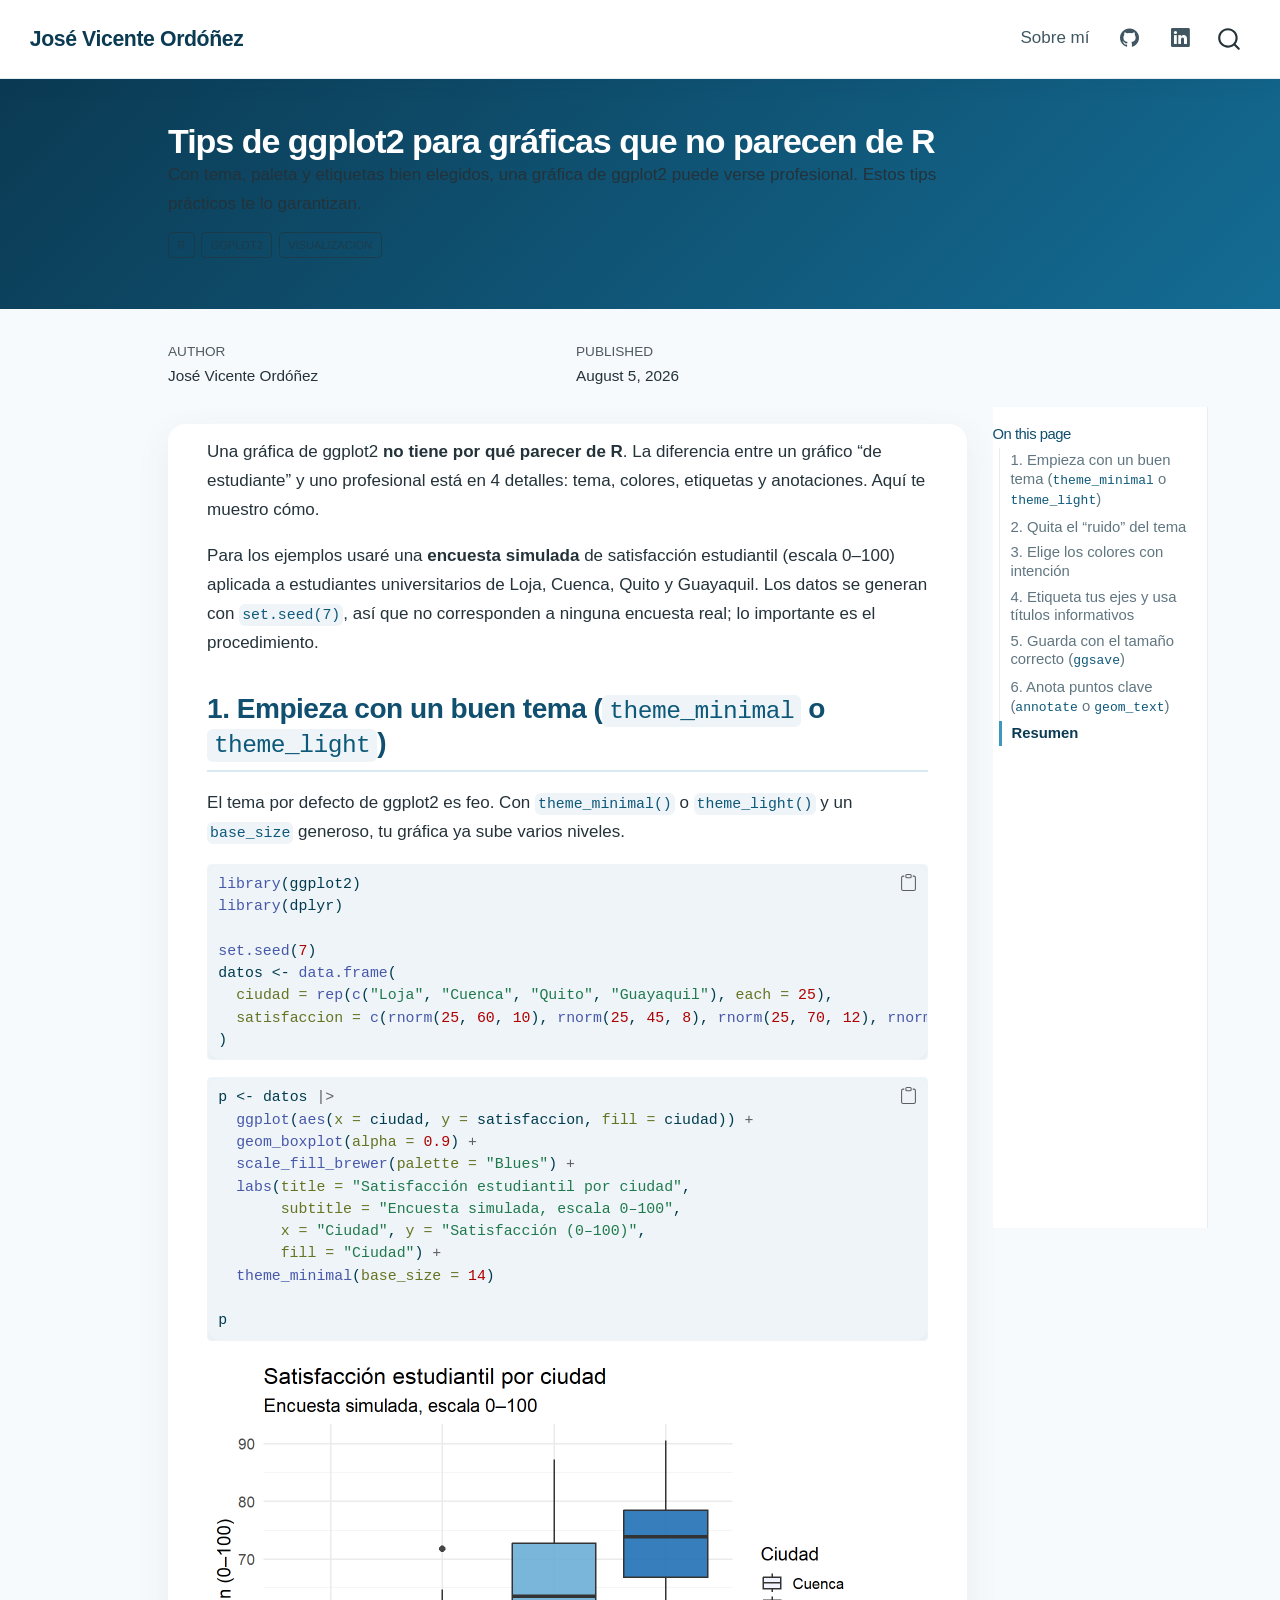
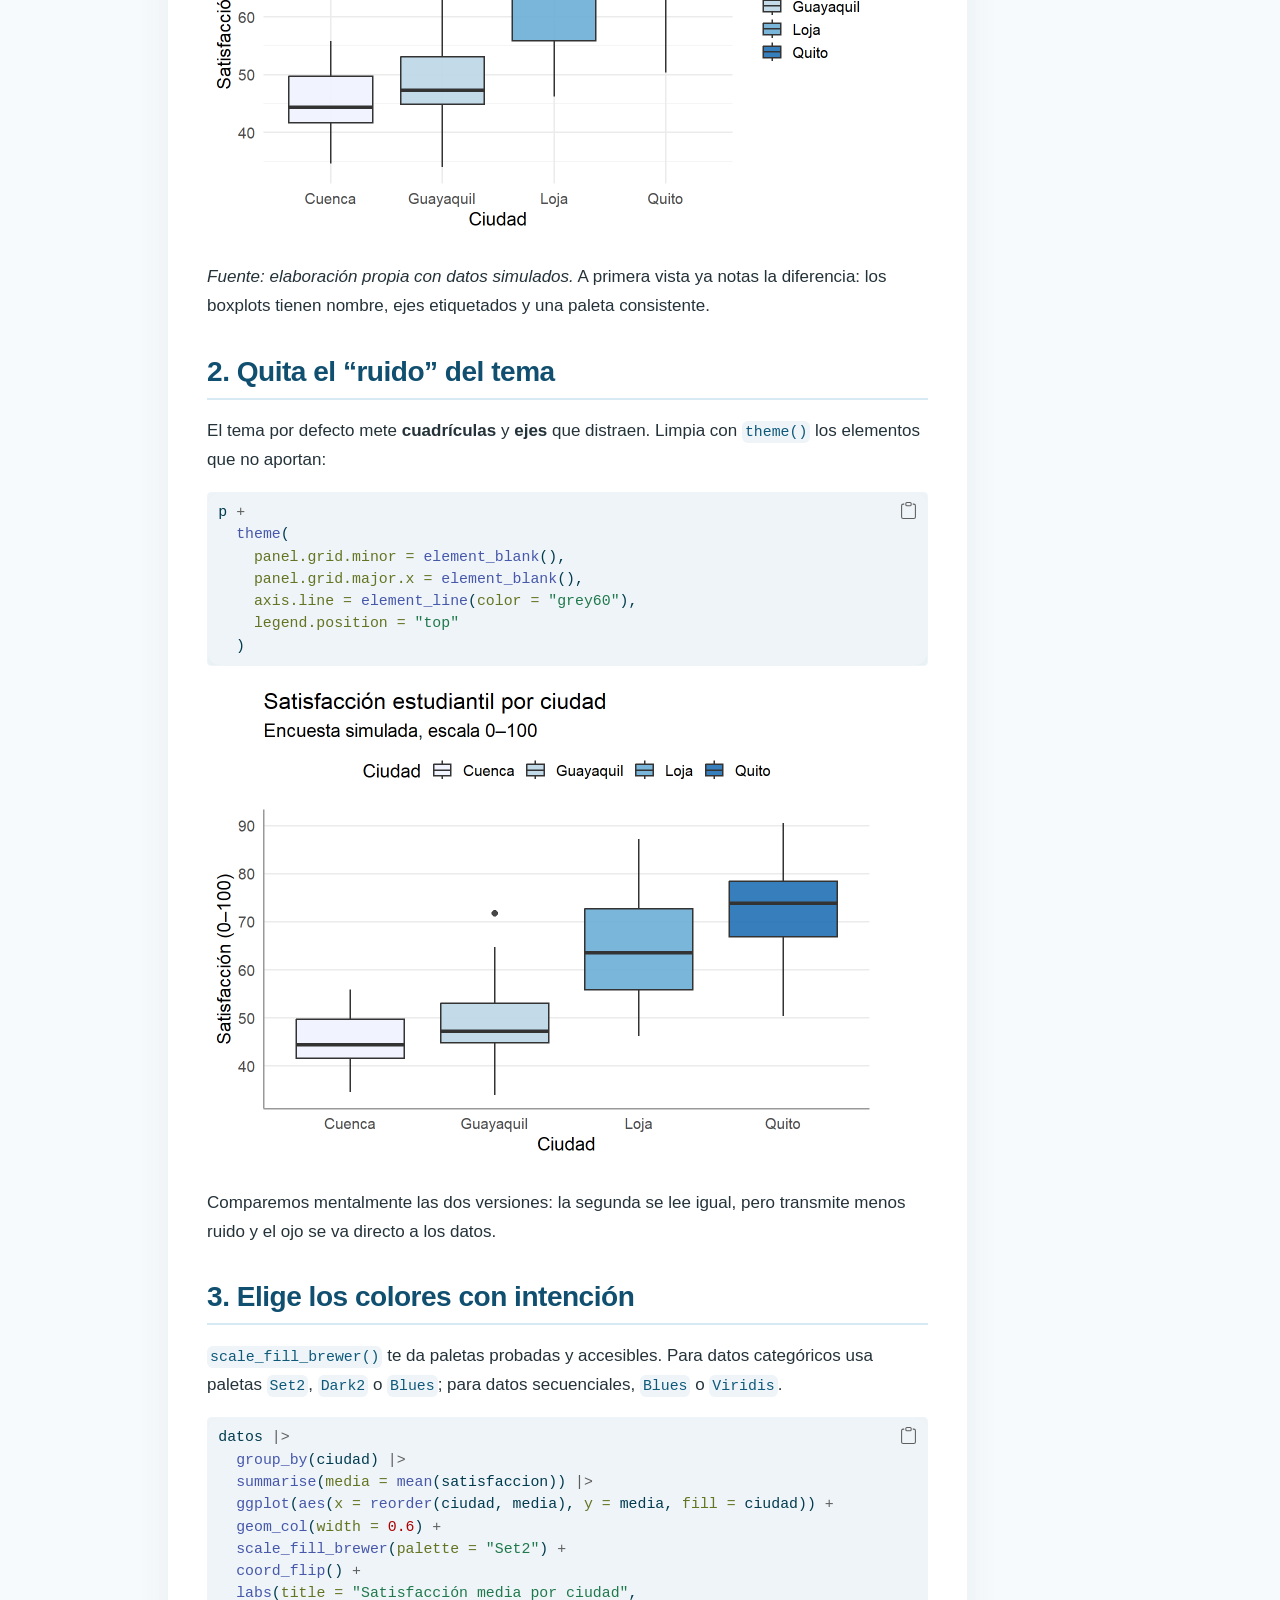
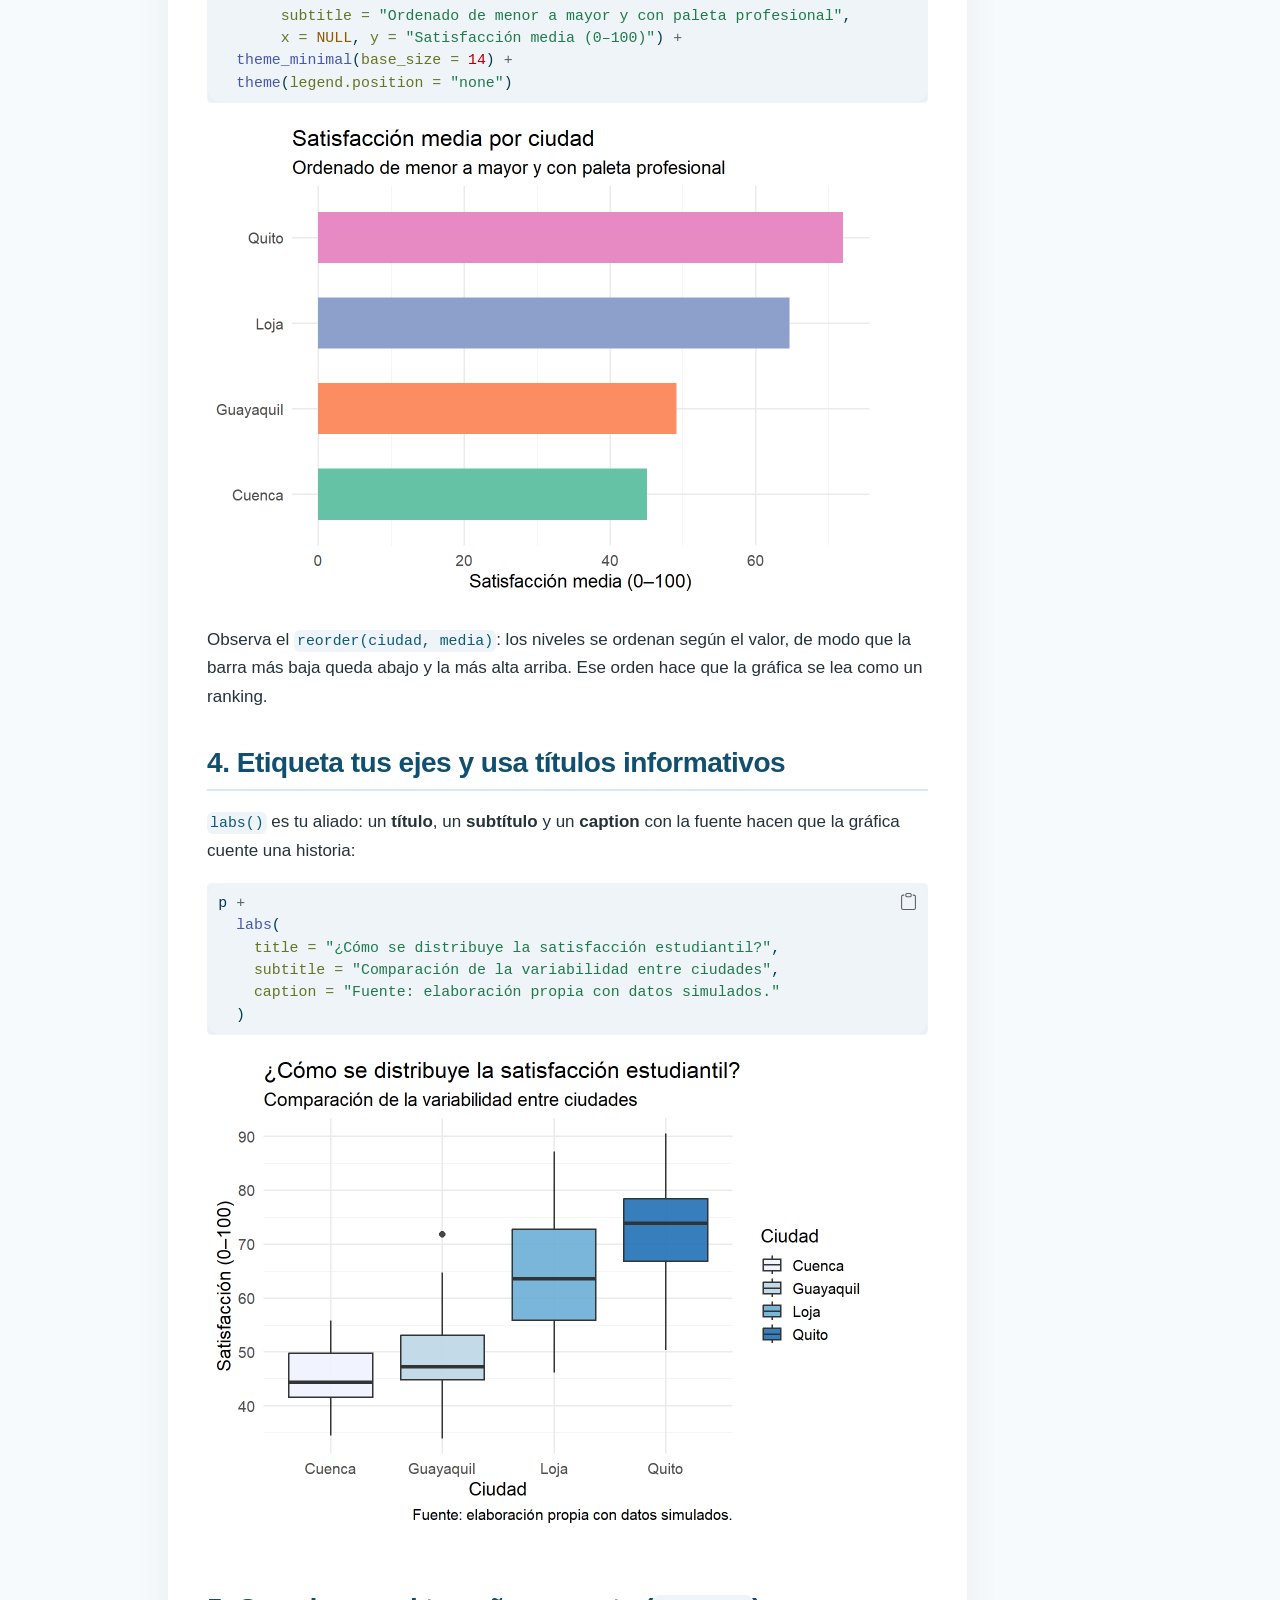
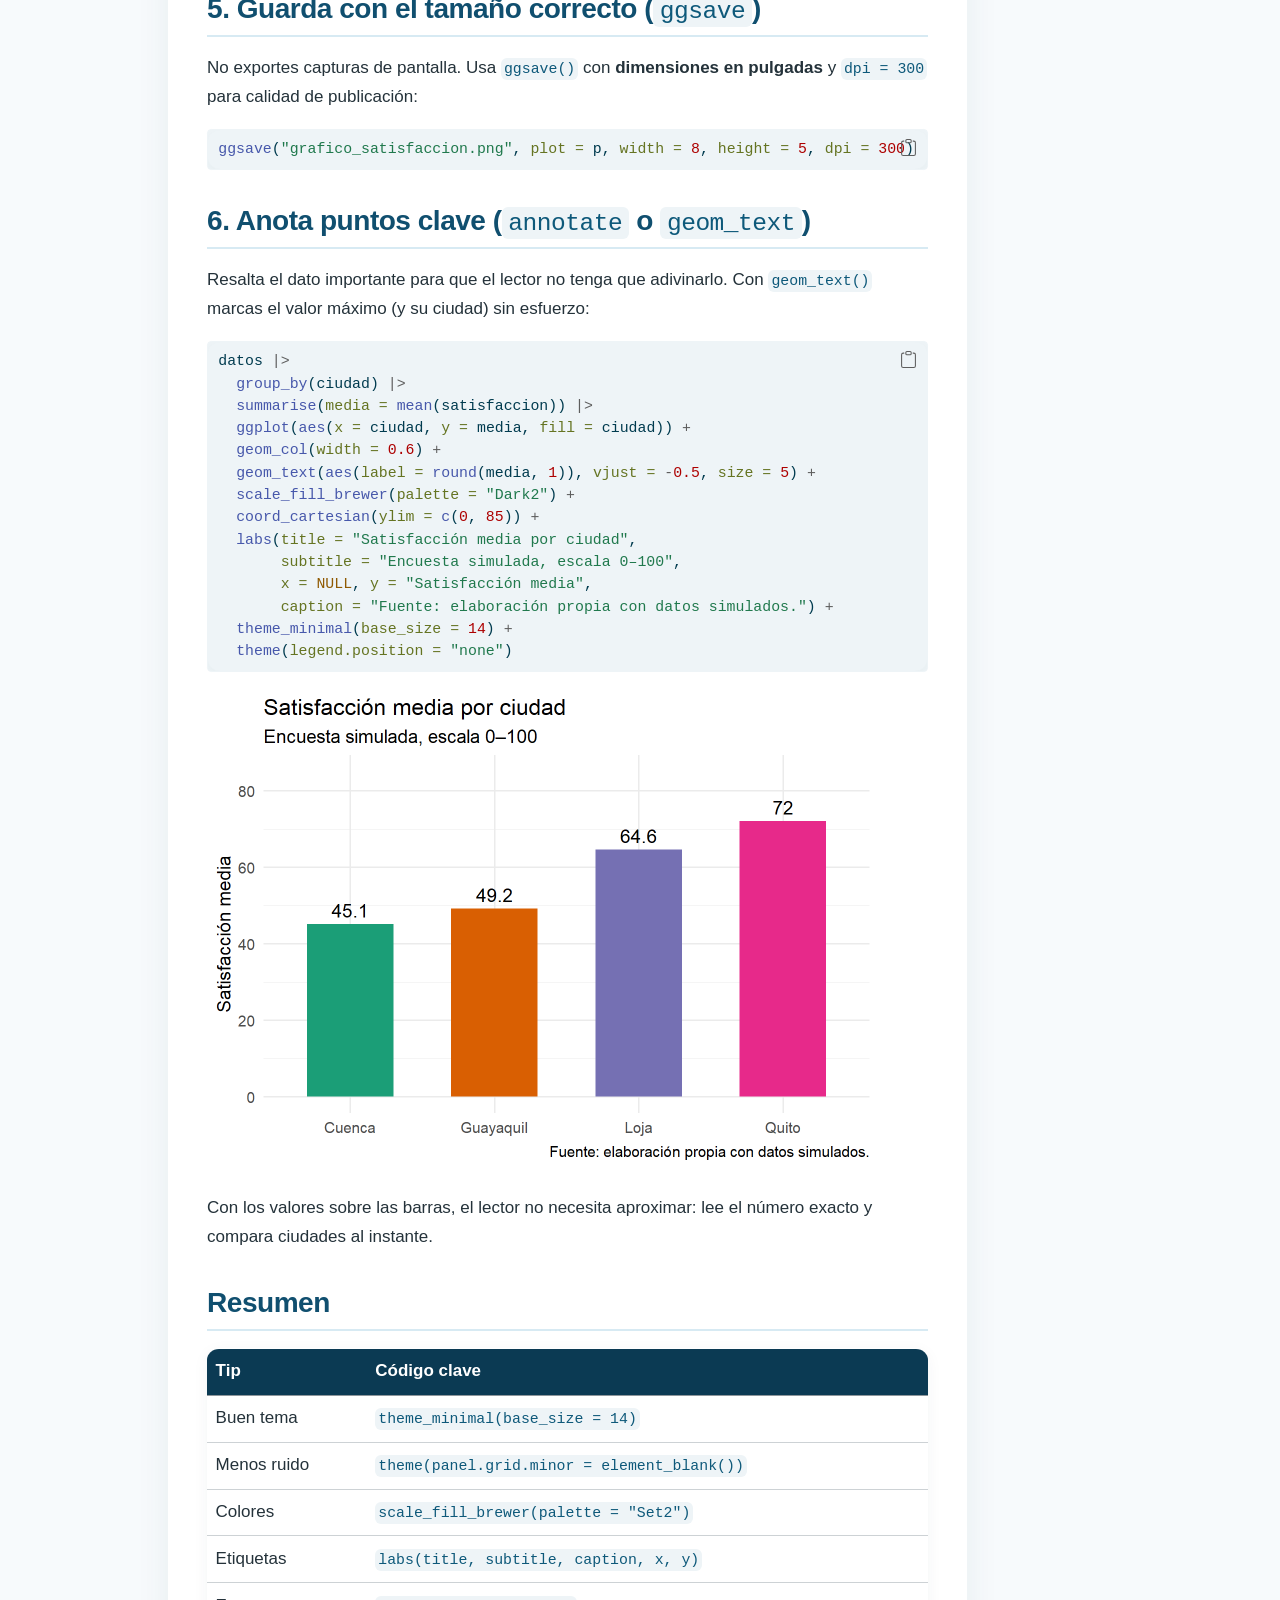
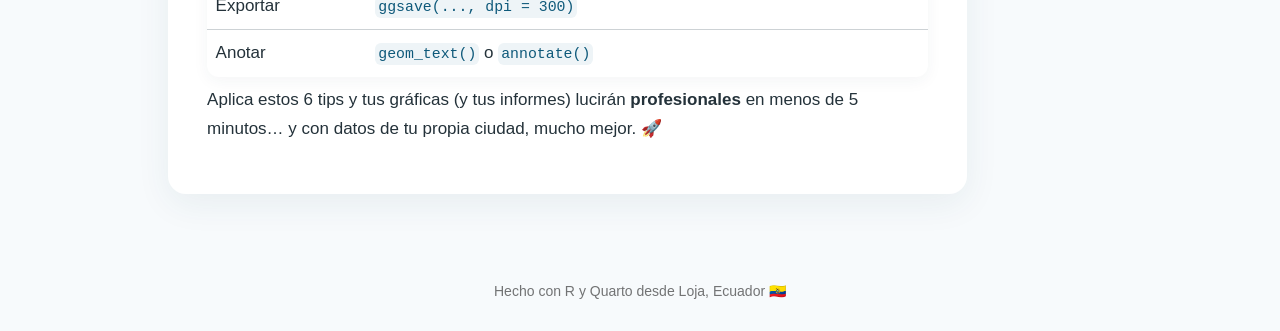
<file: docs/posts/ggplot-practico/index.html>
<!DOCTYPE html>
<html xmlns="http://www.w3.org/1999/xhtml" lang="en" xml:lang="en"><head>

<meta charset="utf-8">
<meta name="generator" content="quarto-1.9.38">

<meta name="viewport" content="width=device-width, initial-scale=1.0, user-scalable=yes">

<meta name="author" content="José Vicente Ordóñez">
<meta name="dcterms.date" content="2026-08-05">
<meta name="description" content="Con tema, paleta y etiquetas bien elegidos, una gráfica de ggplot2 puede verse profesional. Estos tips prácticos te lo garantizan.">

<title>Tips de ggplot2 para gráficas que no parecen de R – José Vicente Ordóñez</title>
<style>
/* Default styles provided by pandoc.
** See https://pandoc.org/MANUAL.html#variables-for-html for config info.
*/
code{white-space: pre-wrap;}
span.smallcaps{font-variant: small-caps;}
div.columns{display: flex; gap: min(4vw, 1.5em);}
div.column{flex: auto; overflow-x: auto;}
div.hanging-indent{margin-left: 1.5em; text-indent: -1.5em;}
ul.task-list{list-style: none;}
ul.task-list li input[type="checkbox"] {
  width: 0.8em;
  margin: 0 0.8em 0.2em -1em; /* quarto-specific, see https://github.com/quarto-dev/quarto-cli/issues/4556 */ 
  vertical-align: middle;
}
/* CSS for syntax highlighting */
html { -webkit-text-size-adjust: 100%; }
pre > code.sourceCode { white-space: pre; position: relative; }
pre > code.sourceCode > span { display: inline-block; line-height: 1.25; }
pre > code.sourceCode > span:empty { height: 1.2em; }
.sourceCode { overflow: visible; }
code.sourceCode > span { color: inherit; text-decoration: inherit; }
div.sourceCode { margin: 1em 0; }
pre.sourceCode { margin: 0; }
@media screen {
div.sourceCode { overflow: auto; }
}
@media print {
pre > code.sourceCode { white-space: pre-wrap; }
pre > code.sourceCode > span { text-indent: -5em; padding-left: 5em; }
}
pre.numberSource code
  { counter-reset: source-line 0; }
pre.numberSource code > span
  { position: relative; left: -4em; counter-increment: source-line; }
pre.numberSource code > span > a:first-child::before
  { content: counter(source-line);
    position: relative; left: -1em; text-align: right; vertical-align: baseline;
    border: none; display: inline-block;
    -webkit-touch-callout: none; -webkit-user-select: none;
    -khtml-user-select: none; -moz-user-select: none;
    -ms-user-select: none; user-select: none;
    padding: 0 4px; width: 4em;
  }
pre.numberSource { margin-left: 3em;  padding-left: 4px; }
div.sourceCode
  {   }
@media screen {
pre > code.sourceCode > span > a:first-child::before { text-decoration: underline; }
}
</style>


<script src="../../site_libs/quarto-nav/quarto-nav.js"></script>
<script src="../../site_libs/quarto-nav/headroom.min.js"></script>
<script src="../../site_libs/clipboard/clipboard.min.js"></script>
<script src="../../site_libs/quarto-search/autocomplete.umd.js"></script>
<script src="../../site_libs/quarto-search/fuse.min.js"></script>
<script src="../../site_libs/quarto-search/quarto-search.js"></script>
<meta name="quarto:offset" content="../../">
<script src="../../site_libs/quarto-html/quarto.js" type="module"></script>
<script src="../../site_libs/quarto-html/tabsets/tabsets.js" type="module"></script>
<script src="../../site_libs/quarto-html/popper.min.js"></script>
<script src="../../site_libs/quarto-html/tippy.umd.min.js"></script>
<script src="../../site_libs/quarto-html/anchor.min.js"></script>
<link href="../../site_libs/quarto-html/tippy.css" rel="stylesheet">
<link href="../../site_libs/quarto-html/quarto-syntax-highlighting-15634bcf2e68342d4ad2dfa704d543f6.css" rel="stylesheet" id="quarto-text-highlighting-styles">
<script src="../../site_libs/bootstrap/bootstrap.min.js"></script>
<link href="../../site_libs/bootstrap/bootstrap-icons.css" rel="stylesheet">
<link href="../../site_libs/bootstrap/bootstrap-fc3e0e11034d52fcd2f9e0a5364c13c6.min.css" rel="stylesheet" append-hash="true" id="quarto-bootstrap" data-mode="light">
<script id="quarto-search-options" type="application/json">{
  "location": "navbar",
  "copy-button": false,
  "collapse-after": 3,
  "panel-placement": "end",
  "type": "overlay",
  "limit": 50,
  "keyboard-shortcut": [
    "f",
    "/",
    "s"
  ],
  "show-item-context": false,
  "language": {
    "search-no-results-text": "No results",
    "search-matching-documents-text": "matching documents",
    "search-copy-link-title": "Copy link to search",
    "search-hide-matches-text": "Hide additional matches",
    "search-more-match-text": "more match in this document",
    "search-more-matches-text": "more matches in this document",
    "search-clear-button-title": "Clear",
    "search-text-placeholder": "",
    "search-detached-cancel-button-title": "Cancel",
    "search-submit-button-title": "Submit",
    "search-label": "Search"
  }
}</script>


<link rel="stylesheet" href="../../styles.css">
<meta property="og:title" content="Tips de ggplot2 para gráficas que no parecen de R – José Vicente Ordóñez">
<meta property="og:description" content="Con tema, paleta y etiquetas bien elegidos, una gráfica de ggplot2 puede verse profesional. Estos tips prácticos te lo garantizan.">
<meta property="og:image" content="https://josevicente1980.github.io/Mi_primer_blog/posts/ggplot-practico/index_files/figure-html/tema-plot-1.png">
<meta property="og:site_name" content="José Vicente Ordóñez">
<meta property="og:image:height" content="960">
<meta property="og:image:width" content="1344">
</head>

<body class="nav-fixed quarto-light">

<div id="quarto-search-results"></div>
  <header id="quarto-header" class="headroom fixed-top quarto-banner">
    <nav class="navbar navbar-expand-lg " data-bs-theme="dark">
      <div class="navbar-container container-fluid">
      <div class="navbar-brand-container mx-auto">
    <a class="navbar-brand" href="../../index.html">
    <span class="navbar-title">José Vicente Ordóñez</span>
    </a>
  </div>
            <div id="quarto-search" class="" title="Search"></div>
          <button class="navbar-toggler" type="button" data-bs-toggle="collapse" data-bs-target="#navbarCollapse" aria-controls="navbarCollapse" role="menu" aria-expanded="false" aria-label="Toggle navigation" onclick="if (window.quartoToggleHeadroom) { window.quartoToggleHeadroom(); }">
  <span class="navbar-toggler-icon"></span>
</button>
          <div class="collapse navbar-collapse" id="navbarCollapse">
            <ul class="navbar-nav navbar-nav-scroll ms-auto">
  <li class="nav-item">
    <a class="nav-link" href="../../about.html"> 
<span class="menu-text">Sobre mí</span></a>
  </li>  
  <li class="nav-item compact">
    <a class="nav-link" href="https://github.com/josevicente1980"> <i class="bi bi-github" role="img">
</i> 
<span class="menu-text"></span></a>
  </li>  
  <li class="nav-item compact">
    <a class="nav-link" href="https://www.linkedin.com/in/jos%C3%A9-ord%C3%B3%C3%B1ez-b895a12a/"> <i class="bi bi-linkedin" role="img">
</i> 
<span class="menu-text"></span></a>
  </li>  
</ul>
          </div> <!-- /navcollapse -->
            <div class="quarto-navbar-tools">
</div>
      </div> <!-- /container-fluid -->
    </nav>
</header>
<!-- content -->
<header id="title-block-header" class="quarto-title-block default page-columns page-full">
  <div class="quarto-title-banner page-columns page-full">
    <div class="quarto-title column-body">
      <h1 class="title">Tips de ggplot2 para gráficas que no parecen de R</h1>
                  <div>
        <div class="description">
          Con tema, paleta y etiquetas bien elegidos, una gráfica de ggplot2 puede verse profesional. Estos tips prácticos te lo garantizan.
        </div>
      </div>
                          <div class="quarto-categories">
                <div class="quarto-category">R</div>
                <div class="quarto-category">ggplot2</div>
                <div class="quarto-category">visualizacion</div>
              </div>
                  </div>
  </div>
    
  
  <div class="quarto-title-meta">

      <div>
      <div class="quarto-title-meta-heading">Author</div>
      <div class="quarto-title-meta-contents">
               <p>José Vicente Ordóñez </p>
            </div>
    </div>
      
      <div>
      <div class="quarto-title-meta-heading">Published</div>
      <div class="quarto-title-meta-contents">
        <p class="date">August 5, 2026</p>
      </div>
    </div>
    
      
    </div>
    
  
  </header><div id="quarto-content" class="quarto-container page-columns page-rows-contents page-layout-article page-navbar">
<!-- sidebar -->
<!-- margin-sidebar -->
    <div id="quarto-margin-sidebar" class="sidebar margin-sidebar">
        <nav id="TOC" role="doc-toc" class="toc-active">
    <h2 id="toc-title">On this page</h2>
   
  <ul>
  <li><a href="#empieza-con-un-buen-tema-theme_minimal-o-theme_light" id="toc-empieza-con-un-buen-tema-theme_minimal-o-theme_light" class="nav-link active" data-scroll-target="#empieza-con-un-buen-tema-theme_minimal-o-theme_light">1. Empieza con un buen tema (<code>theme_minimal</code> o <code>theme_light</code>)</a></li>
  <li><a href="#quita-el-ruido-del-tema" id="toc-quita-el-ruido-del-tema" class="nav-link" data-scroll-target="#quita-el-ruido-del-tema">2. Quita el “ruido” del tema</a></li>
  <li><a href="#elige-los-colores-con-intención" id="toc-elige-los-colores-con-intención" class="nav-link" data-scroll-target="#elige-los-colores-con-intención">3. Elige los colores con intención</a></li>
  <li><a href="#etiqueta-tus-ejes-y-usa-títulos-informativos" id="toc-etiqueta-tus-ejes-y-usa-títulos-informativos" class="nav-link" data-scroll-target="#etiqueta-tus-ejes-y-usa-títulos-informativos">4. Etiqueta tus ejes y usa títulos informativos</a></li>
  <li><a href="#guarda-con-el-tamaño-correcto-ggsave" id="toc-guarda-con-el-tamaño-correcto-ggsave" class="nav-link" data-scroll-target="#guarda-con-el-tamaño-correcto-ggsave">5. Guarda con el tamaño correcto (<code>ggsave</code>)</a></li>
  <li><a href="#anota-puntos-clave-annotate-o-geom_text" id="toc-anota-puntos-clave-annotate-o-geom_text" class="nav-link" data-scroll-target="#anota-puntos-clave-annotate-o-geom_text">6. Anota puntos clave (<code>annotate</code> o <code>geom_text</code>)</a></li>
  <li><a href="#resumen" id="toc-resumen" class="nav-link" data-scroll-target="#resumen">Resumen</a></li>
  </ul>
</nav>
    </div>
<!-- main -->
<main class="content quarto-banner-title-block" id="quarto-document-content">





<p>Una gráfica de ggplot2 <strong>no tiene por qué parecer de R</strong>. La diferencia entre un gráfico “de estudiante” y uno profesional está en 4 detalles: tema, colores, etiquetas y anotaciones. Aquí te muestro cómo.</p>
<p>Para los ejemplos usaré una <strong>encuesta simulada</strong> de satisfacción estudiantil (escala 0–100) aplicada a estudiantes universitarios de Loja, Cuenca, Quito y Guayaquil. Los datos se generan con <code>set.seed(7)</code>, así que no corresponden a ninguna encuesta real; lo importante es el procedimiento.</p>
<section id="empieza-con-un-buen-tema-theme_minimal-o-theme_light" class="level2">
<h2 class="anchored" data-anchor-id="empieza-con-un-buen-tema-theme_minimal-o-theme_light">1. Empieza con un buen tema (<code>theme_minimal</code> o <code>theme_light</code>)</h2>
<p>El tema por defecto de ggplot2 es feo. Con <code>theme_minimal()</code> o <code>theme_light()</code> y un <code>base_size</code> generoso, tu gráfica ya sube varios niveles.</p>
<div class="cell">
<div class="code-copy-outer-scaffold"><div class="sourceCode cell-code" id="cb1"><pre class="sourceCode r code-with-copy"><code class="sourceCode r"><span id="cb1-1"><a href="#cb1-1" aria-hidden="true" tabindex="-1"></a><span class="fu">library</span>(ggplot2)</span>
<span id="cb1-2"><a href="#cb1-2" aria-hidden="true" tabindex="-1"></a><span class="fu">library</span>(dplyr)</span>
<span id="cb1-3"><a href="#cb1-3" aria-hidden="true" tabindex="-1"></a></span>
<span id="cb1-4"><a href="#cb1-4" aria-hidden="true" tabindex="-1"></a><span class="fu">set.seed</span>(<span class="dv">7</span>)</span>
<span id="cb1-5"><a href="#cb1-5" aria-hidden="true" tabindex="-1"></a>datos <span class="ot">&lt;-</span> <span class="fu">data.frame</span>(</span>
<span id="cb1-6"><a href="#cb1-6" aria-hidden="true" tabindex="-1"></a>  <span class="at">ciudad =</span> <span class="fu">rep</span>(<span class="fu">c</span>(<span class="st">"Loja"</span>, <span class="st">"Cuenca"</span>, <span class="st">"Quito"</span>, <span class="st">"Guayaquil"</span>), <span class="at">each =</span> <span class="dv">25</span>),</span>
<span id="cb1-7"><a href="#cb1-7" aria-hidden="true" tabindex="-1"></a>  <span class="at">satisfaccion =</span> <span class="fu">c</span>(<span class="fu">rnorm</span>(<span class="dv">25</span>, <span class="dv">60</span>, <span class="dv">10</span>), <span class="fu">rnorm</span>(<span class="dv">25</span>, <span class="dv">45</span>, <span class="dv">8</span>), <span class="fu">rnorm</span>(<span class="dv">25</span>, <span class="dv">70</span>, <span class="dv">12</span>), <span class="fu">rnorm</span>(<span class="dv">25</span>, <span class="dv">50</span>, <span class="dv">9</span>))</span>
<span id="cb1-8"><a href="#cb1-8" aria-hidden="true" tabindex="-1"></a>)</span></code></pre></div><button title="Copy to Clipboard" class="code-copy-button"><i class="bi"></i></button></div>
</div>
<div class="cell">
<div class="code-copy-outer-scaffold"><div class="sourceCode cell-code" id="cb2"><pre class="sourceCode r code-with-copy"><code class="sourceCode r"><span id="cb2-1"><a href="#cb2-1" aria-hidden="true" tabindex="-1"></a>p <span class="ot">&lt;-</span> datos <span class="sc">|&gt;</span></span>
<span id="cb2-2"><a href="#cb2-2" aria-hidden="true" tabindex="-1"></a>  <span class="fu">ggplot</span>(<span class="fu">aes</span>(<span class="at">x =</span> ciudad, <span class="at">y =</span> satisfaccion, <span class="at">fill =</span> ciudad)) <span class="sc">+</span></span>
<span id="cb2-3"><a href="#cb2-3" aria-hidden="true" tabindex="-1"></a>  <span class="fu">geom_boxplot</span>(<span class="at">alpha =</span> <span class="fl">0.9</span>) <span class="sc">+</span></span>
<span id="cb2-4"><a href="#cb2-4" aria-hidden="true" tabindex="-1"></a>  <span class="fu">scale_fill_brewer</span>(<span class="at">palette =</span> <span class="st">"Blues"</span>) <span class="sc">+</span></span>
<span id="cb2-5"><a href="#cb2-5" aria-hidden="true" tabindex="-1"></a>  <span class="fu">labs</span>(<span class="at">title =</span> <span class="st">"Satisfacción estudiantil por ciudad"</span>,</span>
<span id="cb2-6"><a href="#cb2-6" aria-hidden="true" tabindex="-1"></a>       <span class="at">subtitle =</span> <span class="st">"Encuesta simulada, escala 0–100"</span>,</span>
<span id="cb2-7"><a href="#cb2-7" aria-hidden="true" tabindex="-1"></a>       <span class="at">x =</span> <span class="st">"Ciudad"</span>, <span class="at">y =</span> <span class="st">"Satisfacción (0–100)"</span>,</span>
<span id="cb2-8"><a href="#cb2-8" aria-hidden="true" tabindex="-1"></a>       <span class="at">fill =</span> <span class="st">"Ciudad"</span>) <span class="sc">+</span></span>
<span id="cb2-9"><a href="#cb2-9" aria-hidden="true" tabindex="-1"></a>  <span class="fu">theme_minimal</span>(<span class="at">base_size =</span> <span class="dv">14</span>)</span>
<span id="cb2-10"><a href="#cb2-10" aria-hidden="true" tabindex="-1"></a></span>
<span id="cb2-11"><a href="#cb2-11" aria-hidden="true" tabindex="-1"></a>p</span></code></pre></div><button title="Copy to Clipboard" class="code-copy-button"><i class="bi"></i></button></div>
<div class="cell-output-display">
<div>
<figure class="figure">
<p><img src="index_files/figure-html/tema-plot-1.png" class="img-fluid figure-img" width="672"></p>
</figure>
</div>
</div>
</div>
<p><em>Fuente: elaboración propia con datos simulados.</em> A primera vista ya notas la diferencia: los boxplots tienen nombre, ejes etiquetados y una paleta consistente.</p>
</section>
<section id="quita-el-ruido-del-tema" class="level2">
<h2 class="anchored" data-anchor-id="quita-el-ruido-del-tema">2. Quita el “ruido” del tema</h2>
<p>El tema por defecto mete <strong>cuadrículas</strong> y <strong>ejes</strong> que distraen. Limpia con <code>theme()</code> los elementos que no aportan:</p>
<div class="cell">
<div class="code-copy-outer-scaffold"><div class="sourceCode cell-code" id="cb3"><pre class="sourceCode r code-with-copy"><code class="sourceCode r"><span id="cb3-1"><a href="#cb3-1" aria-hidden="true" tabindex="-1"></a>p <span class="sc">+</span></span>
<span id="cb3-2"><a href="#cb3-2" aria-hidden="true" tabindex="-1"></a>  <span class="fu">theme</span>(</span>
<span id="cb3-3"><a href="#cb3-3" aria-hidden="true" tabindex="-1"></a>    <span class="at">panel.grid.minor =</span> <span class="fu">element_blank</span>(),</span>
<span id="cb3-4"><a href="#cb3-4" aria-hidden="true" tabindex="-1"></a>    <span class="at">panel.grid.major.x =</span> <span class="fu">element_blank</span>(),</span>
<span id="cb3-5"><a href="#cb3-5" aria-hidden="true" tabindex="-1"></a>    <span class="at">axis.line =</span> <span class="fu">element_line</span>(<span class="at">color =</span> <span class="st">"grey60"</span>),</span>
<span id="cb3-6"><a href="#cb3-6" aria-hidden="true" tabindex="-1"></a>    <span class="at">legend.position =</span> <span class="st">"top"</span></span>
<span id="cb3-7"><a href="#cb3-7" aria-hidden="true" tabindex="-1"></a>  )</span></code></pre></div><button title="Copy to Clipboard" class="code-copy-button"><i class="bi"></i></button></div>
<div class="cell-output-display">
<div>
<figure class="figure">
<p><img src="index_files/figure-html/limpio-1.png" class="img-fluid figure-img" width="672"></p>
</figure>
</div>
</div>
</div>
<p>Comparemos mentalmente las dos versiones: la segunda se lee igual, pero transmite menos ruido y el ojo se va directo a los datos.</p>
</section>
<section id="elige-los-colores-con-intención" class="level2">
<h2 class="anchored" data-anchor-id="elige-los-colores-con-intención">3. Elige los colores con intención</h2>
<p><code>scale_fill_brewer()</code> te da paletas probadas y accesibles. Para datos categóricos usa paletas <code>Set2</code>, <code>Dark2</code> o <code>Blues</code>; para datos secuenciales, <code>Blues</code> o <code>Viridis</code>.</p>
<div class="cell">
<div class="code-copy-outer-scaffold"><div class="sourceCode cell-code" id="cb4"><pre class="sourceCode r code-with-copy"><code class="sourceCode r"><span id="cb4-1"><a href="#cb4-1" aria-hidden="true" tabindex="-1"></a>datos <span class="sc">|&gt;</span></span>
<span id="cb4-2"><a href="#cb4-2" aria-hidden="true" tabindex="-1"></a>  <span class="fu">group_by</span>(ciudad) <span class="sc">|&gt;</span></span>
<span id="cb4-3"><a href="#cb4-3" aria-hidden="true" tabindex="-1"></a>  <span class="fu">summarise</span>(<span class="at">media =</span> <span class="fu">mean</span>(satisfaccion)) <span class="sc">|&gt;</span></span>
<span id="cb4-4"><a href="#cb4-4" aria-hidden="true" tabindex="-1"></a>  <span class="fu">ggplot</span>(<span class="fu">aes</span>(<span class="at">x =</span> <span class="fu">reorder</span>(ciudad, media), <span class="at">y =</span> media, <span class="at">fill =</span> ciudad)) <span class="sc">+</span></span>
<span id="cb4-5"><a href="#cb4-5" aria-hidden="true" tabindex="-1"></a>  <span class="fu">geom_col</span>(<span class="at">width =</span> <span class="fl">0.6</span>) <span class="sc">+</span></span>
<span id="cb4-6"><a href="#cb4-6" aria-hidden="true" tabindex="-1"></a>  <span class="fu">scale_fill_brewer</span>(<span class="at">palette =</span> <span class="st">"Set2"</span>) <span class="sc">+</span></span>
<span id="cb4-7"><a href="#cb4-7" aria-hidden="true" tabindex="-1"></a>  <span class="fu">coord_flip</span>() <span class="sc">+</span></span>
<span id="cb4-8"><a href="#cb4-8" aria-hidden="true" tabindex="-1"></a>  <span class="fu">labs</span>(<span class="at">title =</span> <span class="st">"Satisfacción media por ciudad"</span>,</span>
<span id="cb4-9"><a href="#cb4-9" aria-hidden="true" tabindex="-1"></a>       <span class="at">subtitle =</span> <span class="st">"Ordenado de menor a mayor y con paleta profesional"</span>,</span>
<span id="cb4-10"><a href="#cb4-10" aria-hidden="true" tabindex="-1"></a>       <span class="at">x =</span> <span class="cn">NULL</span>, <span class="at">y =</span> <span class="st">"Satisfacción media (0–100)"</span>) <span class="sc">+</span></span>
<span id="cb4-11"><a href="#cb4-11" aria-hidden="true" tabindex="-1"></a>  <span class="fu">theme_minimal</span>(<span class="at">base_size =</span> <span class="dv">14</span>) <span class="sc">+</span></span>
<span id="cb4-12"><a href="#cb4-12" aria-hidden="true" tabindex="-1"></a>  <span class="fu">theme</span>(<span class="at">legend.position =</span> <span class="st">"none"</span>)</span></code></pre></div><button title="Copy to Clipboard" class="code-copy-button"><i class="bi"></i></button></div>
<div class="cell-output-display">
<div>
<figure class="figure">
<p><img src="index_files/figure-html/colores-1.png" class="img-fluid figure-img" width="672"></p>
</figure>
</div>
</div>
</div>
<p>Observa el <code>reorder(ciudad, media)</code>: los niveles se ordenan según el valor, de modo que la barra más baja queda abajo y la más alta arriba. Ese orden hace que la gráfica se lea como un ranking.</p>
</section>
<section id="etiqueta-tus-ejes-y-usa-títulos-informativos" class="level2">
<h2 class="anchored" data-anchor-id="etiqueta-tus-ejes-y-usa-títulos-informativos">4. Etiqueta tus ejes y usa títulos informativos</h2>
<p><code>labs()</code> es tu aliado: un <strong>título</strong>, un <strong>subtítulo</strong> y un <strong>caption</strong> con la fuente hacen que la gráfica cuente una historia:</p>
<div class="cell">
<div class="code-copy-outer-scaffold"><div class="sourceCode cell-code" id="cb5"><pre class="sourceCode r code-with-copy"><code class="sourceCode r"><span id="cb5-1"><a href="#cb5-1" aria-hidden="true" tabindex="-1"></a>p <span class="sc">+</span></span>
<span id="cb5-2"><a href="#cb5-2" aria-hidden="true" tabindex="-1"></a>  <span class="fu">labs</span>(</span>
<span id="cb5-3"><a href="#cb5-3" aria-hidden="true" tabindex="-1"></a>    <span class="at">title =</span> <span class="st">"¿Cómo se distribuye la satisfacción estudiantil?"</span>,</span>
<span id="cb5-4"><a href="#cb5-4" aria-hidden="true" tabindex="-1"></a>    <span class="at">subtitle =</span> <span class="st">"Comparación de la variabilidad entre ciudades"</span>,</span>
<span id="cb5-5"><a href="#cb5-5" aria-hidden="true" tabindex="-1"></a>    <span class="at">caption =</span> <span class="st">"Fuente: elaboración propia con datos simulados."</span></span>
<span id="cb5-6"><a href="#cb5-6" aria-hidden="true" tabindex="-1"></a>  )</span></code></pre></div><button title="Copy to Clipboard" class="code-copy-button"><i class="bi"></i></button></div>
<div class="cell-output-display">
<div>
<figure class="figure">
<p><img src="index_files/figure-html/labs-1.png" class="img-fluid figure-img" width="672"></p>
</figure>
</div>
</div>
</div>
</section>
<section id="guarda-con-el-tamaño-correcto-ggsave" class="level2">
<h2 class="anchored" data-anchor-id="guarda-con-el-tamaño-correcto-ggsave">5. Guarda con el tamaño correcto (<code>ggsave</code>)</h2>
<p>No exportes capturas de pantalla. Usa <code>ggsave()</code> con <strong>dimensiones en pulgadas</strong> y <code>dpi = 300</code> para calidad de publicación:</p>
<div class="cell">
<div class="code-copy-outer-scaffold"><div class="sourceCode cell-code" id="cb6"><pre class="sourceCode r code-with-copy"><code class="sourceCode r"><span id="cb6-1"><a href="#cb6-1" aria-hidden="true" tabindex="-1"></a><span class="fu">ggsave</span>(<span class="st">"grafico_satisfaccion.png"</span>, <span class="at">plot =</span> p, <span class="at">width =</span> <span class="dv">8</span>, <span class="at">height =</span> <span class="dv">5</span>, <span class="at">dpi =</span> <span class="dv">300</span>)</span></code></pre></div><button title="Copy to Clipboard" class="code-copy-button"><i class="bi"></i></button></div>
</div>
</section>
<section id="anota-puntos-clave-annotate-o-geom_text" class="level2">
<h2 class="anchored" data-anchor-id="anota-puntos-clave-annotate-o-geom_text">6. Anota puntos clave (<code>annotate</code> o <code>geom_text</code>)</h2>
<p>Resalta el dato importante para que el lector no tenga que adivinarlo. Con <code>geom_text()</code> marcas el valor máximo (y su ciudad) sin esfuerzo:</p>
<div class="cell">
<div class="code-copy-outer-scaffold"><div class="sourceCode cell-code" id="cb7"><pre class="sourceCode r code-with-copy"><code class="sourceCode r"><span id="cb7-1"><a href="#cb7-1" aria-hidden="true" tabindex="-1"></a>datos <span class="sc">|&gt;</span></span>
<span id="cb7-2"><a href="#cb7-2" aria-hidden="true" tabindex="-1"></a>  <span class="fu">group_by</span>(ciudad) <span class="sc">|&gt;</span></span>
<span id="cb7-3"><a href="#cb7-3" aria-hidden="true" tabindex="-1"></a>  <span class="fu">summarise</span>(<span class="at">media =</span> <span class="fu">mean</span>(satisfaccion)) <span class="sc">|&gt;</span></span>
<span id="cb7-4"><a href="#cb7-4" aria-hidden="true" tabindex="-1"></a>  <span class="fu">ggplot</span>(<span class="fu">aes</span>(<span class="at">x =</span> ciudad, <span class="at">y =</span> media, <span class="at">fill =</span> ciudad)) <span class="sc">+</span></span>
<span id="cb7-5"><a href="#cb7-5" aria-hidden="true" tabindex="-1"></a>  <span class="fu">geom_col</span>(<span class="at">width =</span> <span class="fl">0.6</span>) <span class="sc">+</span></span>
<span id="cb7-6"><a href="#cb7-6" aria-hidden="true" tabindex="-1"></a>  <span class="fu">geom_text</span>(<span class="fu">aes</span>(<span class="at">label =</span> <span class="fu">round</span>(media, <span class="dv">1</span>)), <span class="at">vjust =</span> <span class="sc">-</span><span class="fl">0.5</span>, <span class="at">size =</span> <span class="dv">5</span>) <span class="sc">+</span></span>
<span id="cb7-7"><a href="#cb7-7" aria-hidden="true" tabindex="-1"></a>  <span class="fu">scale_fill_brewer</span>(<span class="at">palette =</span> <span class="st">"Dark2"</span>) <span class="sc">+</span></span>
<span id="cb7-8"><a href="#cb7-8" aria-hidden="true" tabindex="-1"></a>  <span class="fu">coord_cartesian</span>(<span class="at">ylim =</span> <span class="fu">c</span>(<span class="dv">0</span>, <span class="dv">85</span>)) <span class="sc">+</span></span>
<span id="cb7-9"><a href="#cb7-9" aria-hidden="true" tabindex="-1"></a>  <span class="fu">labs</span>(<span class="at">title =</span> <span class="st">"Satisfacción media por ciudad"</span>,</span>
<span id="cb7-10"><a href="#cb7-10" aria-hidden="true" tabindex="-1"></a>       <span class="at">subtitle =</span> <span class="st">"Encuesta simulada, escala 0–100"</span>,</span>
<span id="cb7-11"><a href="#cb7-11" aria-hidden="true" tabindex="-1"></a>       <span class="at">x =</span> <span class="cn">NULL</span>, <span class="at">y =</span> <span class="st">"Satisfacción media"</span>,</span>
<span id="cb7-12"><a href="#cb7-12" aria-hidden="true" tabindex="-1"></a>       <span class="at">caption =</span> <span class="st">"Fuente: elaboración propia con datos simulados."</span>) <span class="sc">+</span></span>
<span id="cb7-13"><a href="#cb7-13" aria-hidden="true" tabindex="-1"></a>  <span class="fu">theme_minimal</span>(<span class="at">base_size =</span> <span class="dv">14</span>) <span class="sc">+</span></span>
<span id="cb7-14"><a href="#cb7-14" aria-hidden="true" tabindex="-1"></a>  <span class="fu">theme</span>(<span class="at">legend.position =</span> <span class="st">"none"</span>)</span></code></pre></div><button title="Copy to Clipboard" class="code-copy-button"><i class="bi"></i></button></div>
<div class="cell-output-display">
<div>
<figure class="figure">
<p><img src="index_files/figure-html/anota-1.png" class="img-fluid figure-img" width="672"></p>
</figure>
</div>
</div>
</div>
<p>Con los valores sobre las barras, el lector no necesita aproximar: lee el número exacto y compara ciudades al instante.</p>
</section>
<section id="resumen" class="level2">
<h2 class="anchored" data-anchor-id="resumen">Resumen</h2>
<table class="caption-top table">
<thead>
<tr class="header">
<th>Tip</th>
<th>Código clave</th>
</tr>
</thead>
<tbody>
<tr class="odd">
<td>Buen tema</td>
<td><code>theme_minimal(base_size = 14)</code></td>
</tr>
<tr class="even">
<td>Menos ruido</td>
<td><code>theme(panel.grid.minor = element_blank())</code></td>
</tr>
<tr class="odd">
<td>Colores</td>
<td><code>scale_fill_brewer(palette = "Set2")</code></td>
</tr>
<tr class="even">
<td>Etiquetas</td>
<td><code>labs(title, subtitle, caption, x, y)</code></td>
</tr>
<tr class="odd">
<td>Exportar</td>
<td><code>ggsave(..., dpi = 300)</code></td>
</tr>
<tr class="even">
<td>Anotar</td>
<td><code>geom_text()</code> o <code>annotate()</code></td>
</tr>
</tbody>
</table>
<p>Aplica estos 6 tips y tus gráficas (y tus informes) lucirán <strong>profesionales</strong> en menos de 5 minutos… y con datos de tu propia ciudad, mucho mejor. 🚀</p>


</section>

</main> <!-- /main -->
<script id="quarto-html-after-body" type="application/javascript">
  window.document.addEventListener("DOMContentLoaded", function (event) {
    const icon = "";
    const anchorJS = new window.AnchorJS();
    anchorJS.options = {
      placement: 'right',
      icon: icon
    };
    anchorJS.add('.anchored');
    const isCodeAnnotation = (el) => {
      for (const clz of el.classList) {
        if (clz.startsWith('code-annotation-')) {                     
          return true;
        }
      }
      return false;
    }
    const onCopySuccess = function(e) {
      // button target
      const button = e.trigger;
      // don't keep focus
      button.blur();
      // flash "checked"
      button.classList.add('code-copy-button-checked');
      var currentTitle = button.getAttribute("title");
      button.setAttribute("title", "Copied!");
      let tooltip;
      if (window.bootstrap) {
        button.setAttribute("data-bs-toggle", "tooltip");
        button.setAttribute("data-bs-placement", "left");
        button.setAttribute("data-bs-title", "Copied!");
        tooltip = new bootstrap.Tooltip(button, 
          { trigger: "manual", 
            customClass: "code-copy-button-tooltip",
            offset: [0, -8]});
        tooltip.show();    
      }
      setTimeout(function() {
        if (tooltip) {
          tooltip.hide();
          button.removeAttribute("data-bs-title");
          button.removeAttribute("data-bs-toggle");
          button.removeAttribute("data-bs-placement");
        }
        button.setAttribute("title", currentTitle);
        button.classList.remove('code-copy-button-checked');
      }, 1000);
      // clear code selection
      e.clearSelection();
    }
    const getTextToCopy = function(trigger) {
      const outerScaffold = trigger.parentElement.cloneNode(true);
      const codeEl = outerScaffold.querySelector('code');
      for (const childEl of codeEl.children) {
        if (isCodeAnnotation(childEl)) {
          childEl.remove();
        }
      }
      return codeEl.innerText;
    }
    const clipboard = new window.ClipboardJS('.code-copy-button:not([data-in-quarto-modal])', {
      text: getTextToCopy
    });
    clipboard.on('success', onCopySuccess);
    if (window.document.getElementById('quarto-embedded-source-code-modal')) {
      const clipboardModal = new window.ClipboardJS('.code-copy-button[data-in-quarto-modal]', {
        text: getTextToCopy,
        container: window.document.getElementById('quarto-embedded-source-code-modal')
      });
      clipboardModal.on('success', onCopySuccess);
    }
      var localhostRegex = new RegExp(/^(?:http|https):\/\/localhost\:?[0-9]*\//);
      var mailtoRegex = new RegExp(/^mailto:/);
        var filterRegex = new RegExp("https:\/\/josevicente1980\.github\.io\/Mi_primer_blog\/");
      var isInternal = (href) => {
          return filterRegex.test(href) || localhostRegex.test(href) || mailtoRegex.test(href);
      }
      // Inspect non-navigation links and adorn them if external
     var links = window.document.querySelectorAll('a[href]:not(.nav-link):not(.navbar-brand):not(.toc-action):not(.sidebar-link):not(.sidebar-item-toggle):not(.pagination-link):not(.no-external):not([aria-hidden]):not(.dropdown-item):not(.quarto-navigation-tool):not(.about-link)');
      for (var i=0; i<links.length; i++) {
        const link = links[i];
        if (!isInternal(link.href)) {
          // undo the damage that might have been done by quarto-nav.js in the case of
          // links that we want to consider external
          if (link.dataset.originalHref !== undefined) {
            link.href = link.dataset.originalHref;
          }
        }
      }
    function tippyHover(el, contentFn, onTriggerFn, onUntriggerFn) {
      const config = {
        allowHTML: true,
        maxWidth: 500,
        delay: 100,
        arrow: false,
        appendTo: function(el) {
            return el.parentElement;
        },
        interactive: true,
        interactiveBorder: 10,
        theme: 'quarto',
        placement: 'bottom-start',
      };
      if (contentFn) {
        config.content = contentFn;
      }
      if (onTriggerFn) {
        config.onTrigger = onTriggerFn;
      }
      if (onUntriggerFn) {
        config.onUntrigger = onUntriggerFn;
      }
      window.tippy(el, config); 
    }
    const noterefs = window.document.querySelectorAll('a[role="doc-noteref"]');
    for (var i=0; i<noterefs.length; i++) {
      const ref = noterefs[i];
      tippyHover(ref, function() {
        // use id or data attribute instead here
        let href = ref.getAttribute('data-footnote-href') || ref.getAttribute('href');
        try { href = new URL(href).hash; } catch {}
        const id = href.replace(/^#\/?/, "");
        const note = window.document.getElementById(id);
        if (note) {
          return note.innerHTML;
        } else {
          return "";
        }
      });
    }
    const xrefs = window.document.querySelectorAll('a.quarto-xref');
    const processXRef = (id, note) => {
      // Strip column container classes
      const stripColumnClz = (el) => {
        el.classList.remove("page-full", "page-columns");
        if (el.children) {
          for (const child of el.children) {
            stripColumnClz(child);
          }
        }
      }
      stripColumnClz(note)
      if (id === null || id.startsWith('sec-')) {
        // Special case sections, only their first couple elements
        const container = document.createElement("div");
        if (note.children && note.children.length > 2) {
          container.appendChild(note.children[0].cloneNode(true));
          for (let i = 1; i < note.children.length; i++) {
            const child = note.children[i];
            if (child.tagName === "P" && child.innerText === "") {
              continue;
            } else {
              container.appendChild(child.cloneNode(true));
              break;
            }
          }
          if (window.Quarto?.typesetMath) {
            window.Quarto.typesetMath(container);
          }
          return container.innerHTML
        } else {
          if (window.Quarto?.typesetMath) {
            window.Quarto.typesetMath(note);
          }
          return note.innerHTML;
        }
      } else {
        // Remove any anchor links if they are present
        const anchorLink = note.querySelector('a.anchorjs-link');
        if (anchorLink) {
          anchorLink.remove();
        }
        if (window.Quarto?.typesetMath) {
          window.Quarto.typesetMath(note);
        }
        if (note.classList.contains("callout")) {
          return note.outerHTML;
        } else {
          return note.innerHTML;
        }
      }
    }
    for (var i=0; i<xrefs.length; i++) {
      const xref = xrefs[i];
      tippyHover(xref, undefined, function(instance) {
        instance.disable();
        let url = xref.getAttribute('href');
        let hash = undefined; 
        if (url.startsWith('#')) {
          hash = url;
        } else {
          try { hash = new URL(url).hash; } catch {}
        }
        if (hash) {
          const id = hash.replace(/^#\/?/, "");
          const note = window.document.getElementById(id);
          if (note !== null) {
            try {
              const html = processXRef(id, note.cloneNode(true));
              instance.setContent(html);
            } finally {
              instance.enable();
              instance.show();
            }
          } else {
            // See if we can fetch this
            fetch(url.split('#')[0])
            .then(res => res.text())
            .then(html => {
              const parser = new DOMParser();
              const htmlDoc = parser.parseFromString(html, "text/html");
              const note = htmlDoc.getElementById(id);
              if (note !== null) {
                const html = processXRef(id, note);
                instance.setContent(html);
              } 
            }).finally(() => {
              instance.enable();
              instance.show();
            });
          }
        } else {
          // See if we can fetch a full url (with no hash to target)
          // This is a special case and we should probably do some content thinning / targeting
          fetch(url)
          .then(res => res.text())
          .then(html => {
            const parser = new DOMParser();
            const htmlDoc = parser.parseFromString(html, "text/html");
            const note = htmlDoc.querySelector('main.content');
            if (note !== null) {
              // This should only happen for chapter cross references
              // (since there is no id in the URL)
              // remove the first header
              if (note.children.length > 0 && note.children[0].tagName === "HEADER") {
                note.children[0].remove();
              }
              const html = processXRef(null, note);
              instance.setContent(html);
            } 
          }).finally(() => {
            instance.enable();
            instance.show();
          });
        }
      }, function(instance) {
      });
    }
        let selectedAnnoteEl;
        const selectorForAnnotation = ( cell, annotation) => {
          let cellAttr = 'data-code-cell="' + cell + '"';
          let lineAttr = 'data-code-annotation="' +  annotation + '"';
          const selector = 'span[' + cellAttr + '][' + lineAttr + ']';
          return selector;
        }
        const selectCodeLines = (annoteEl) => {
          const doc = window.document;
          const targetCell = annoteEl.getAttribute("data-target-cell");
          const targetAnnotation = annoteEl.getAttribute("data-target-annotation");
          const annoteSpan = window.document.querySelector(selectorForAnnotation(targetCell, targetAnnotation));
          const lines = annoteSpan.getAttribute("data-code-lines").split(",");
          const lineIds = lines.map((line) => {
            return targetCell + "-" + line;
          })
          let top = null;
          let height = null;
          let parent = null;
          if (lineIds.length > 0) {
              //compute the position of the single el (top and bottom and make a div)
              const el = window.document.getElementById(lineIds[0]);
              top = el.offsetTop;
              height = el.offsetHeight;
              parent = el.parentElement.parentElement;
            if (lineIds.length > 1) {
              const lastEl = window.document.getElementById(lineIds[lineIds.length - 1]);
              const bottom = lastEl.offsetTop + lastEl.offsetHeight;
              height = bottom - top;
            }
            if (top !== null && height !== null && parent !== null) {
              // cook up a div (if necessary) and position it 
              let div = window.document.getElementById("code-annotation-line-highlight");
              if (div === null) {
                div = window.document.createElement("div");
                div.setAttribute("id", "code-annotation-line-highlight");
                div.style.position = 'absolute';
                parent.appendChild(div);
              }
              div.style.top = top - 2 + "px";
              div.style.height = height + 4 + "px";
              div.style.left = 0;
              let gutterDiv = window.document.getElementById("code-annotation-line-highlight-gutter");
              if (gutterDiv === null) {
                gutterDiv = window.document.createElement("div");
                gutterDiv.setAttribute("id", "code-annotation-line-highlight-gutter");
                gutterDiv.style.position = 'absolute';
                const codeCell = window.document.getElementById(targetCell);
                const gutter = codeCell.querySelector('.code-annotation-gutter');
                gutter.appendChild(gutterDiv);
              }
              gutterDiv.style.top = top - 2 + "px";
              gutterDiv.style.height = height + 4 + "px";
            }
            selectedAnnoteEl = annoteEl;
          }
        };
        const unselectCodeLines = () => {
          const elementsIds = ["code-annotation-line-highlight", "code-annotation-line-highlight-gutter"];
          elementsIds.forEach((elId) => {
            const div = window.document.getElementById(elId);
            if (div) {
              div.remove();
            }
          });
          selectedAnnoteEl = undefined;
        };
          // Handle positioning of the toggle
      window.addEventListener(
        "resize",
        throttle(() => {
          elRect = undefined;
          if (selectedAnnoteEl) {
            selectCodeLines(selectedAnnoteEl);
          }
        }, 10)
      );
      function throttle(fn, ms) {
      let throttle = false;
      let timer;
        return (...args) => {
          if(!throttle) { // first call gets through
              fn.apply(this, args);
              throttle = true;
          } else { // all the others get throttled
              if(timer) clearTimeout(timer); // cancel #2
              timer = setTimeout(() => {
                fn.apply(this, args);
                timer = throttle = false;
              }, ms);
          }
        };
      }
        // Attach click handler to the DT
        const annoteDls = window.document.querySelectorAll('dt[data-target-cell]');
        for (const annoteDlNode of annoteDls) {
          annoteDlNode.addEventListener('click', (event) => {
            const clickedEl = event.target;
            if (clickedEl !== selectedAnnoteEl) {
              unselectCodeLines();
              const activeEl = window.document.querySelector('dt[data-target-cell].code-annotation-active');
              if (activeEl) {
                activeEl.classList.remove('code-annotation-active');
              }
              selectCodeLines(clickedEl);
              clickedEl.classList.add('code-annotation-active');
            } else {
              // Unselect the line
              unselectCodeLines();
              clickedEl.classList.remove('code-annotation-active');
            }
          });
        }
    const findCites = (el) => {
      const parentEl = el.parentElement;
      if (parentEl) {
        const cites = parentEl.dataset.cites;
        if (cites) {
          return {
            el,
            cites: cites.split(' ')
          };
        } else {
          return findCites(el.parentElement)
        }
      } else {
        return undefined;
      }
    };
    var bibliorefs = window.document.querySelectorAll('a[role="doc-biblioref"]');
    for (var i=0; i<bibliorefs.length; i++) {
      const ref = bibliorefs[i];
      const citeInfo = findCites(ref);
      if (citeInfo) {
        tippyHover(citeInfo.el, function() {
          var popup = window.document.createElement('div');
          citeInfo.cites.forEach(function(cite) {
            var citeDiv = window.document.createElement('div');
            citeDiv.classList.add('hanging-indent');
            citeDiv.classList.add('csl-entry');
            var biblioDiv = window.document.getElementById('ref-' + cite);
            if (biblioDiv) {
              citeDiv.innerHTML = biblioDiv.innerHTML;
            }
            popup.appendChild(citeDiv);
          });
          return popup.innerHTML;
        });
      }
    }
  });
  </script>
</div> <!-- /content -->
<footer class="footer">
  <div class="nav-footer">
    <div class="nav-footer-left">
      &nbsp;
    </div>   
    <div class="nav-footer-center">
<p>Hecho con R y Quarto desde Loja, Ecuador 🇪🇨</p>
</div>
    <div class="nav-footer-right">
      &nbsp;
    </div>
  </div>
</footer>




</body></html>
</file>
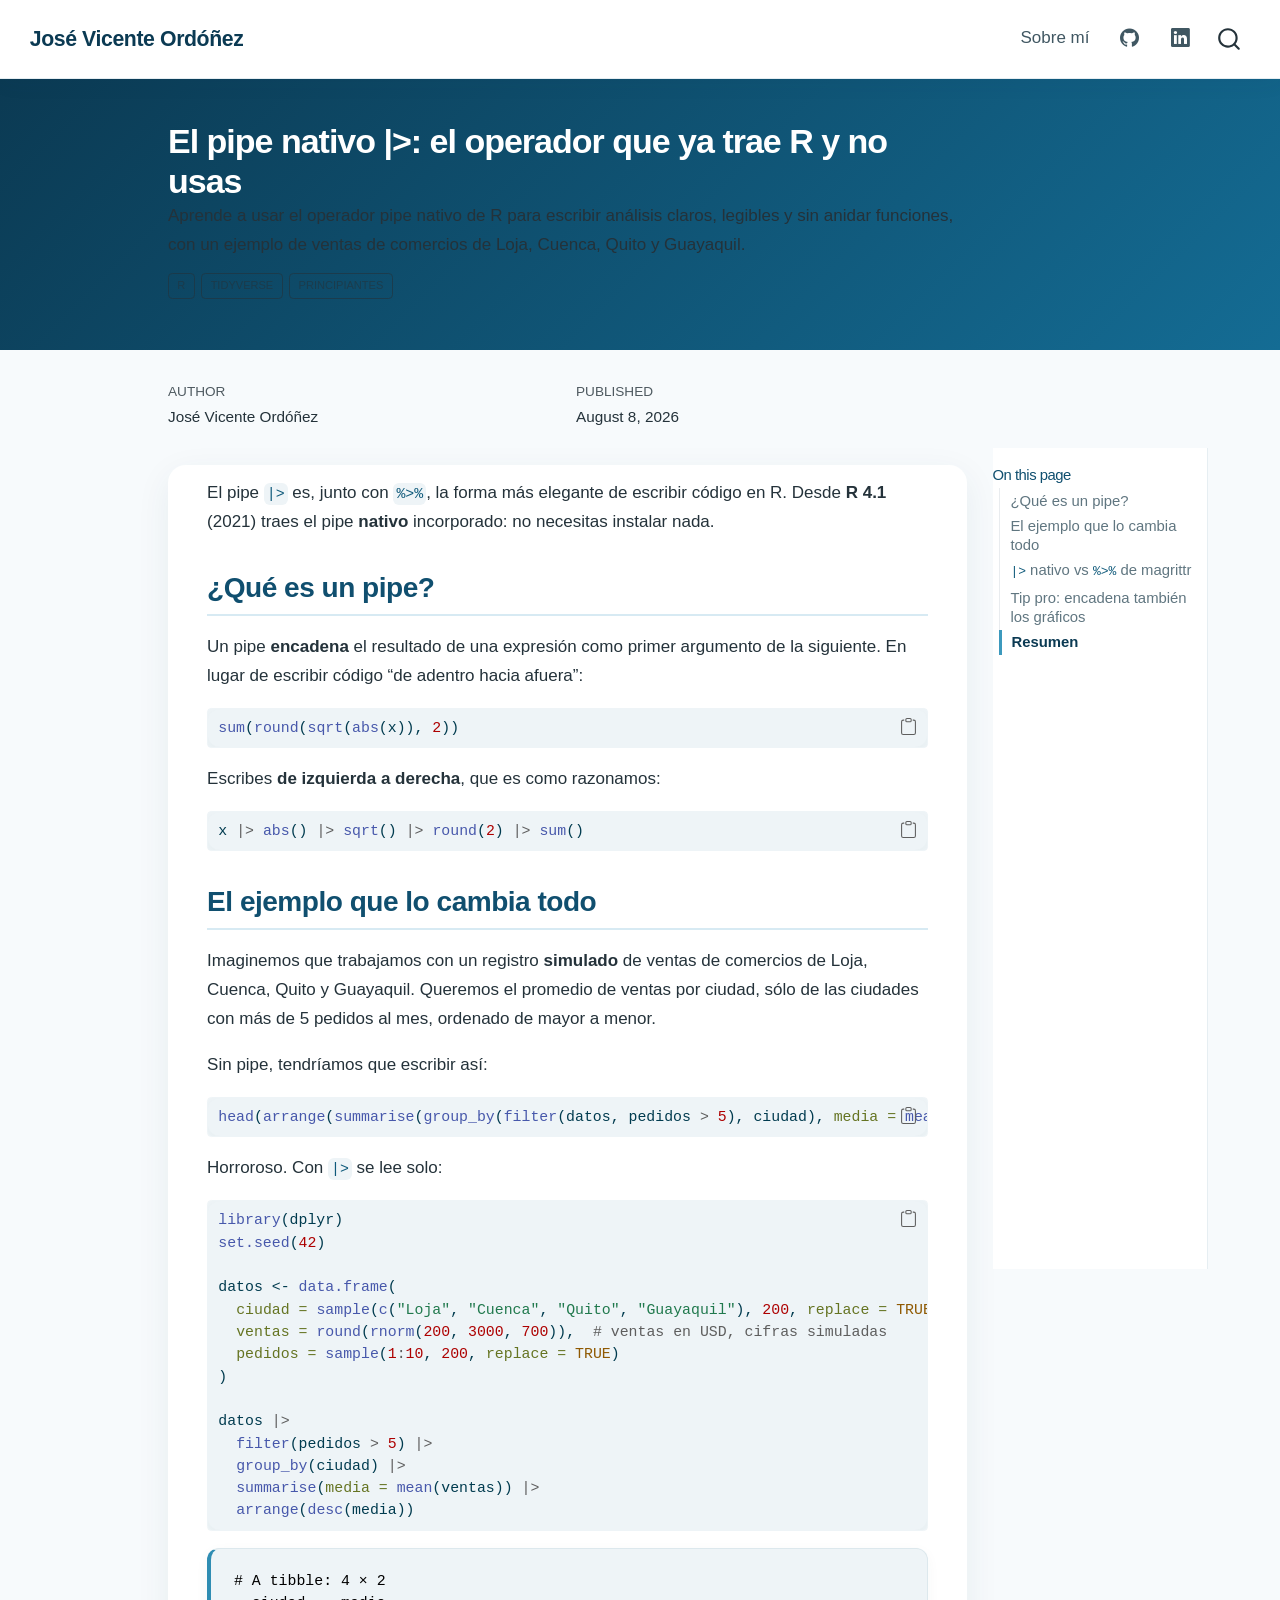
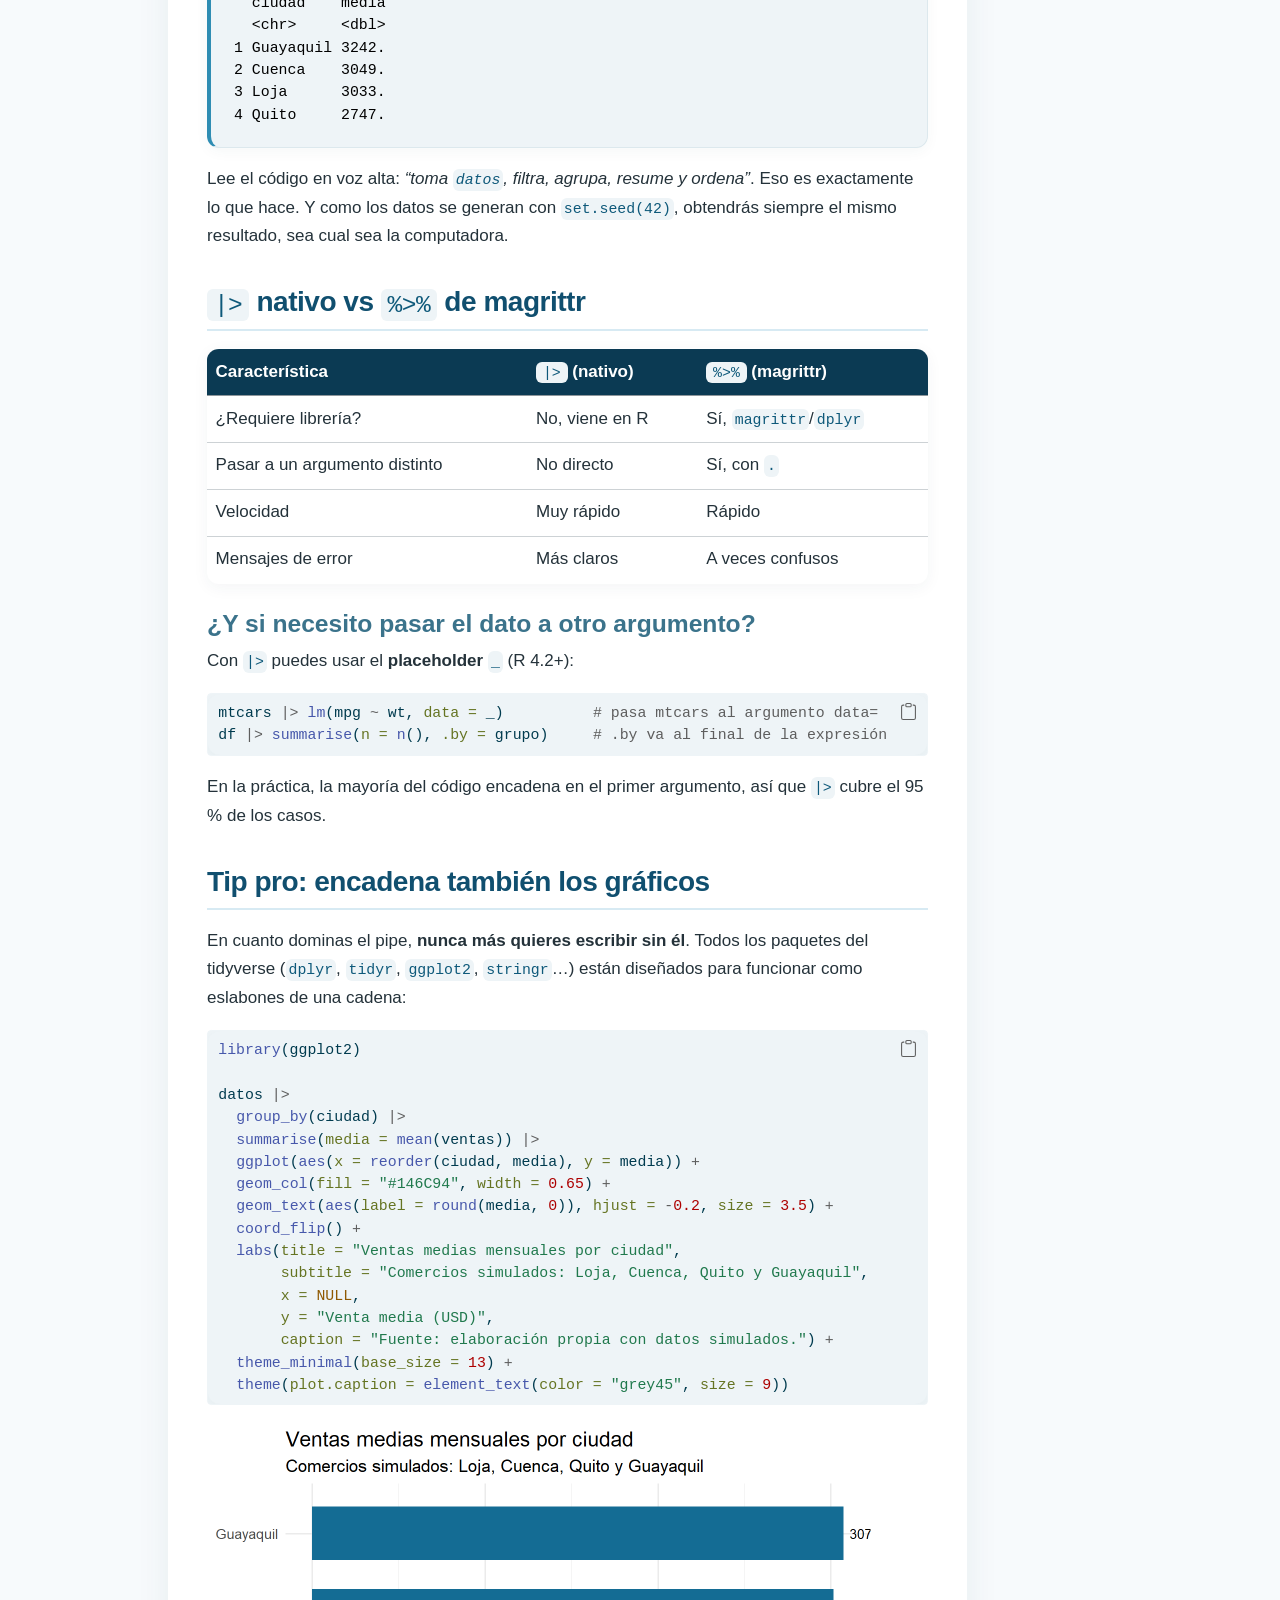
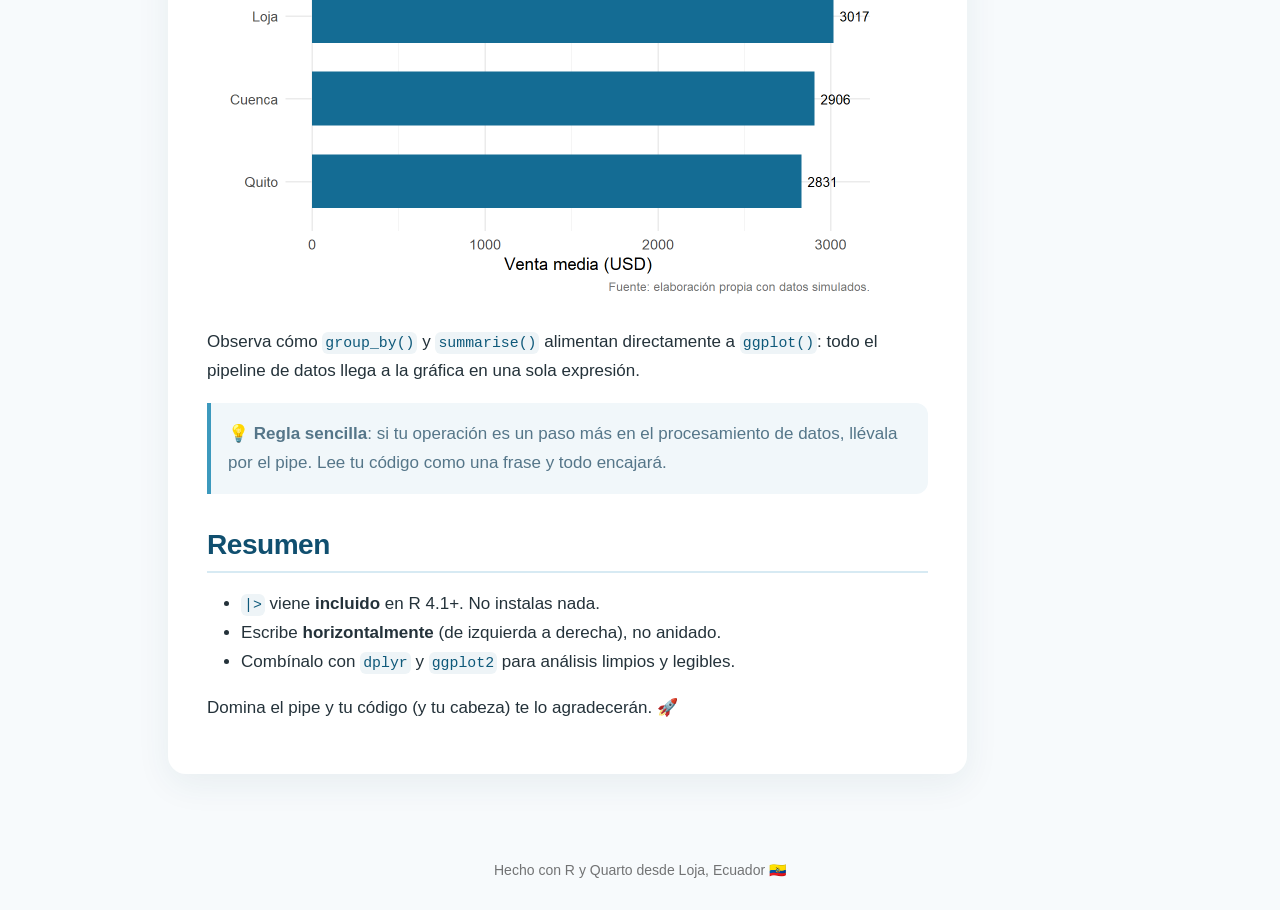
<file: docs/posts/pipe-nativo/index.html>
<!DOCTYPE html>
<html xmlns="http://www.w3.org/1999/xhtml" lang="en" xml:lang="en"><head>

<meta charset="utf-8">
<meta name="generator" content="quarto-1.9.38">

<meta name="viewport" content="width=device-width, initial-scale=1.0, user-scalable=yes">

<meta name="author" content="José Vicente Ordóñez">
<meta name="dcterms.date" content="2026-08-08">
<meta name="description" content="Aprende a usar el operador pipe nativo de R para escribir análisis claros, legibles y sin anidar funciones, con un ejemplo de ventas de comercios de Loja, Cuenca, Quito y Guayaquil.">

<title>El pipe nativo |&gt;: el operador que ya trae R y no usas – José Vicente Ordóñez</title>
<style>
/* Default styles provided by pandoc.
** See https://pandoc.org/MANUAL.html#variables-for-html for config info.
*/
code{white-space: pre-wrap;}
span.smallcaps{font-variant: small-caps;}
div.columns{display: flex; gap: min(4vw, 1.5em);}
div.column{flex: auto; overflow-x: auto;}
div.hanging-indent{margin-left: 1.5em; text-indent: -1.5em;}
ul.task-list{list-style: none;}
ul.task-list li input[type="checkbox"] {
  width: 0.8em;
  margin: 0 0.8em 0.2em -1em; /* quarto-specific, see https://github.com/quarto-dev/quarto-cli/issues/4556 */ 
  vertical-align: middle;
}
/* CSS for syntax highlighting */
html { -webkit-text-size-adjust: 100%; }
pre > code.sourceCode { white-space: pre; position: relative; }
pre > code.sourceCode > span { display: inline-block; line-height: 1.25; }
pre > code.sourceCode > span:empty { height: 1.2em; }
.sourceCode { overflow: visible; }
code.sourceCode > span { color: inherit; text-decoration: inherit; }
div.sourceCode { margin: 1em 0; }
pre.sourceCode { margin: 0; }
@media screen {
div.sourceCode { overflow: auto; }
}
@media print {
pre > code.sourceCode { white-space: pre-wrap; }
pre > code.sourceCode > span { text-indent: -5em; padding-left: 5em; }
}
pre.numberSource code
  { counter-reset: source-line 0; }
pre.numberSource code > span
  { position: relative; left: -4em; counter-increment: source-line; }
pre.numberSource code > span > a:first-child::before
  { content: counter(source-line);
    position: relative; left: -1em; text-align: right; vertical-align: baseline;
    border: none; display: inline-block;
    -webkit-touch-callout: none; -webkit-user-select: none;
    -khtml-user-select: none; -moz-user-select: none;
    -ms-user-select: none; user-select: none;
    padding: 0 4px; width: 4em;
  }
pre.numberSource { margin-left: 3em;  padding-left: 4px; }
div.sourceCode
  {   }
@media screen {
pre > code.sourceCode > span > a:first-child::before { text-decoration: underline; }
}
</style>


<script src="../../site_libs/quarto-nav/quarto-nav.js"></script>
<script src="../../site_libs/quarto-nav/headroom.min.js"></script>
<script src="../../site_libs/clipboard/clipboard.min.js"></script>
<script src="../../site_libs/quarto-search/autocomplete.umd.js"></script>
<script src="../../site_libs/quarto-search/fuse.min.js"></script>
<script src="../../site_libs/quarto-search/quarto-search.js"></script>
<meta name="quarto:offset" content="../../">
<script src="../../site_libs/quarto-html/quarto.js" type="module"></script>
<script src="../../site_libs/quarto-html/tabsets/tabsets.js" type="module"></script>
<script src="../../site_libs/quarto-html/popper.min.js"></script>
<script src="../../site_libs/quarto-html/tippy.umd.min.js"></script>
<script src="../../site_libs/quarto-html/anchor.min.js"></script>
<link href="../../site_libs/quarto-html/tippy.css" rel="stylesheet">
<link href="../../site_libs/quarto-html/quarto-syntax-highlighting-15634bcf2e68342d4ad2dfa704d543f6.css" rel="stylesheet" id="quarto-text-highlighting-styles">
<script src="../../site_libs/bootstrap/bootstrap.min.js"></script>
<link href="../../site_libs/bootstrap/bootstrap-icons.css" rel="stylesheet">
<link href="../../site_libs/bootstrap/bootstrap-fc3e0e11034d52fcd2f9e0a5364c13c6.min.css" rel="stylesheet" append-hash="true" id="quarto-bootstrap" data-mode="light">
<script id="quarto-search-options" type="application/json">{
  "location": "navbar",
  "copy-button": false,
  "collapse-after": 3,
  "panel-placement": "end",
  "type": "overlay",
  "limit": 50,
  "keyboard-shortcut": [
    "f",
    "/",
    "s"
  ],
  "show-item-context": false,
  "language": {
    "search-no-results-text": "No results",
    "search-matching-documents-text": "matching documents",
    "search-copy-link-title": "Copy link to search",
    "search-hide-matches-text": "Hide additional matches",
    "search-more-match-text": "more match in this document",
    "search-more-matches-text": "more matches in this document",
    "search-clear-button-title": "Clear",
    "search-text-placeholder": "",
    "search-detached-cancel-button-title": "Cancel",
    "search-submit-button-title": "Submit",
    "search-label": "Search"
  }
}</script>


<link rel="stylesheet" href="../../styles.css">
<meta property="og:title" content="El pipe nativo |>: el operador que ya trae R y no usas – José Vicente Ordóñez">
<meta property="og:description" content="Aprende a usar el operador pipe nativo de R para escribir análisis claros, legibles y sin anidar funciones, con un ejemplo de ventas de comercios de Loja, Cuenca, Quito y Guayaquil.">
<meta property="og:image" content="https://josevicente1980.github.io/Mi_primer_blog/posts/pipe-nativo/index_files/figure-html/pipe-ggplot-1.png">
<meta property="og:site_name" content="José Vicente Ordóñez">
<meta property="og:image:height" content="960">
<meta property="og:image:width" content="1344">
</head>

<body class="nav-fixed quarto-light">

<div id="quarto-search-results"></div>
  <header id="quarto-header" class="headroom fixed-top quarto-banner">
    <nav class="navbar navbar-expand-lg " data-bs-theme="dark">
      <div class="navbar-container container-fluid">
      <div class="navbar-brand-container mx-auto">
    <a class="navbar-brand" href="../../index.html">
    <span class="navbar-title">José Vicente Ordóñez</span>
    </a>
  </div>
            <div id="quarto-search" class="" title="Search"></div>
          <button class="navbar-toggler" type="button" data-bs-toggle="collapse" data-bs-target="#navbarCollapse" aria-controls="navbarCollapse" role="menu" aria-expanded="false" aria-label="Toggle navigation" onclick="if (window.quartoToggleHeadroom) { window.quartoToggleHeadroom(); }">
  <span class="navbar-toggler-icon"></span>
</button>
          <div class="collapse navbar-collapse" id="navbarCollapse">
            <ul class="navbar-nav navbar-nav-scroll ms-auto">
  <li class="nav-item">
    <a class="nav-link" href="../../about.html"> 
<span class="menu-text">Sobre mí</span></a>
  </li>  
  <li class="nav-item compact">
    <a class="nav-link" href="https://github.com/josevicente1980"> <i class="bi bi-github" role="img">
</i> 
<span class="menu-text"></span></a>
  </li>  
  <li class="nav-item compact">
    <a class="nav-link" href="https://www.linkedin.com/in/jos%C3%A9-ord%C3%B3%C3%B1ez-b895a12a/"> <i class="bi bi-linkedin" role="img">
</i> 
<span class="menu-text"></span></a>
  </li>  
</ul>
          </div> <!-- /navcollapse -->
            <div class="quarto-navbar-tools">
</div>
      </div> <!-- /container-fluid -->
    </nav>
</header>
<!-- content -->
<header id="title-block-header" class="quarto-title-block default page-columns page-full">
  <div class="quarto-title-banner page-columns page-full">
    <div class="quarto-title column-body">
      <h1 class="title">El pipe nativo |&gt;: el operador que ya trae R y no usas</h1>
                  <div>
        <div class="description">
          Aprende a usar el operador pipe nativo de R para escribir análisis claros, legibles y sin anidar funciones, con un ejemplo de ventas de comercios de Loja, Cuenca, Quito y Guayaquil.
        </div>
      </div>
                          <div class="quarto-categories">
                <div class="quarto-category">R</div>
                <div class="quarto-category">tidyverse</div>
                <div class="quarto-category">principiantes</div>
              </div>
                  </div>
  </div>
    
  
  <div class="quarto-title-meta">

      <div>
      <div class="quarto-title-meta-heading">Author</div>
      <div class="quarto-title-meta-contents">
               <p>José Vicente Ordóñez </p>
            </div>
    </div>
      
      <div>
      <div class="quarto-title-meta-heading">Published</div>
      <div class="quarto-title-meta-contents">
        <p class="date">August 8, 2026</p>
      </div>
    </div>
    
      
    </div>
    
  
  </header><div id="quarto-content" class="quarto-container page-columns page-rows-contents page-layout-article page-navbar">
<!-- sidebar -->
<!-- margin-sidebar -->
    <div id="quarto-margin-sidebar" class="sidebar margin-sidebar">
        <nav id="TOC" role="doc-toc" class="toc-active">
    <h2 id="toc-title">On this page</h2>
   
  <ul>
  <li><a href="#qué-es-un-pipe" id="toc-qué-es-un-pipe" class="nav-link active" data-scroll-target="#qué-es-un-pipe">¿Qué es un pipe?</a></li>
  <li><a href="#el-ejemplo-que-lo-cambia-todo" id="toc-el-ejemplo-que-lo-cambia-todo" class="nav-link" data-scroll-target="#el-ejemplo-que-lo-cambia-todo">El ejemplo que lo cambia todo</a></li>
  <li><a href="#nativo-vs-de-magrittr" id="toc-nativo-vs-de-magrittr" class="nav-link" data-scroll-target="#nativo-vs-de-magrittr"><code>|&gt;</code> nativo vs <code>%&gt;%</code> de magrittr</a>
  <ul class="collapse">
  <li><a href="#y-si-necesito-pasar-el-dato-a-otro-argumento" id="toc-y-si-necesito-pasar-el-dato-a-otro-argumento" class="nav-link" data-scroll-target="#y-si-necesito-pasar-el-dato-a-otro-argumento">¿Y si necesito pasar el dato a otro argumento?</a></li>
  </ul></li>
  <li><a href="#tip-pro-encadena-también-los-gráficos" id="toc-tip-pro-encadena-también-los-gráficos" class="nav-link" data-scroll-target="#tip-pro-encadena-también-los-gráficos">Tip pro: encadena también los gráficos</a></li>
  <li><a href="#resumen" id="toc-resumen" class="nav-link" data-scroll-target="#resumen">Resumen</a></li>
  </ul>
</nav>
    </div>
<!-- main -->
<main class="content quarto-banner-title-block" id="quarto-document-content">





<p>El pipe <code>|&gt;</code> es, junto con <code>%&gt;%</code>, la forma más elegante de escribir código en R. Desde <strong>R 4.1</strong> (2021) traes el pipe <strong>nativo</strong> incorporado: no necesitas instalar nada.</p>
<section id="qué-es-un-pipe" class="level2">
<h2 class="anchored" data-anchor-id="qué-es-un-pipe">¿Qué es un pipe?</h2>
<p>Un pipe <strong>encadena</strong> el resultado de una expresión como primer argumento de la siguiente. En lugar de escribir código “de adentro hacia afuera”:</p>
<div class="cell">
<div class="code-copy-outer-scaffold"><div class="sourceCode cell-code" id="cb1"><pre class="sourceCode r code-with-copy"><code class="sourceCode r"><span id="cb1-1"><a href="#cb1-1" aria-hidden="true" tabindex="-1"></a><span class="fu">sum</span>(<span class="fu">round</span>(<span class="fu">sqrt</span>(<span class="fu">abs</span>(x)), <span class="dv">2</span>))</span></code></pre></div><button title="Copy to Clipboard" class="code-copy-button"><i class="bi"></i></button></div>
</div>
<p>Escribes <strong>de izquierda a derecha</strong>, que es como razonamos:</p>
<div class="code-copy-outer-scaffold"><div class="sourceCode" id="cb2"><pre class="sourceCode r code-with-copy"><code class="sourceCode r"><span id="cb2-1"><a href="#cb2-1" aria-hidden="true" tabindex="-1"></a>x <span class="sc">|&gt;</span> <span class="fu">abs</span>() <span class="sc">|&gt;</span> <span class="fu">sqrt</span>() <span class="sc">|&gt;</span> <span class="fu">round</span>(<span class="dv">2</span>) <span class="sc">|&gt;</span> <span class="fu">sum</span>()</span></code></pre></div><button title="Copy to Clipboard" class="code-copy-button"><i class="bi"></i></button></div>
</section>
<section id="el-ejemplo-que-lo-cambia-todo" class="level2">
<h2 class="anchored" data-anchor-id="el-ejemplo-que-lo-cambia-todo">El ejemplo que lo cambia todo</h2>
<p>Imaginemos que trabajamos con un registro <strong>simulado</strong> de ventas de comercios de Loja, Cuenca, Quito y Guayaquil. Queremos el promedio de ventas por ciudad, sólo de las ciudades con más de 5 pedidos al mes, ordenado de mayor a menor.</p>
<p>Sin pipe, tendríamos que escribir así:</p>
<div class="cell">
<div class="code-copy-outer-scaffold"><div class="sourceCode cell-code" id="cb3"><pre class="sourceCode r code-with-copy"><code class="sourceCode r"><span id="cb3-1"><a href="#cb3-1" aria-hidden="true" tabindex="-1"></a><span class="fu">head</span>(<span class="fu">arrange</span>(<span class="fu">summarise</span>(<span class="fu">group_by</span>(<span class="fu">filter</span>(datos, pedidos <span class="sc">&gt;</span> <span class="dv">5</span>), ciudad), <span class="at">media =</span> <span class="fu">mean</span>(ventas))), <span class="dv">3</span>)</span></code></pre></div><button title="Copy to Clipboard" class="code-copy-button"><i class="bi"></i></button></div>
</div>
<p>Horroroso. Con <code>|&gt;</code> se lee solo:</p>
<div class="cell">
<div class="code-copy-outer-scaffold"><div class="sourceCode cell-code" id="cb4"><pre class="sourceCode r code-with-copy"><code class="sourceCode r"><span id="cb4-1"><a href="#cb4-1" aria-hidden="true" tabindex="-1"></a><span class="fu">library</span>(dplyr)</span>
<span id="cb4-2"><a href="#cb4-2" aria-hidden="true" tabindex="-1"></a><span class="fu">set.seed</span>(<span class="dv">42</span>)</span>
<span id="cb4-3"><a href="#cb4-3" aria-hidden="true" tabindex="-1"></a></span>
<span id="cb4-4"><a href="#cb4-4" aria-hidden="true" tabindex="-1"></a>datos <span class="ot">&lt;-</span> <span class="fu">data.frame</span>(</span>
<span id="cb4-5"><a href="#cb4-5" aria-hidden="true" tabindex="-1"></a>  <span class="at">ciudad =</span> <span class="fu">sample</span>(<span class="fu">c</span>(<span class="st">"Loja"</span>, <span class="st">"Cuenca"</span>, <span class="st">"Quito"</span>, <span class="st">"Guayaquil"</span>), <span class="dv">200</span>, <span class="at">replace =</span> <span class="cn">TRUE</span>),</span>
<span id="cb4-6"><a href="#cb4-6" aria-hidden="true" tabindex="-1"></a>  <span class="at">ventas =</span> <span class="fu">round</span>(<span class="fu">rnorm</span>(<span class="dv">200</span>, <span class="dv">3000</span>, <span class="dv">700</span>)),  <span class="co"># ventas en USD, cifras simuladas</span></span>
<span id="cb4-7"><a href="#cb4-7" aria-hidden="true" tabindex="-1"></a>  <span class="at">pedidos =</span> <span class="fu">sample</span>(<span class="dv">1</span><span class="sc">:</span><span class="dv">10</span>, <span class="dv">200</span>, <span class="at">replace =</span> <span class="cn">TRUE</span>)</span>
<span id="cb4-8"><a href="#cb4-8" aria-hidden="true" tabindex="-1"></a>)</span>
<span id="cb4-9"><a href="#cb4-9" aria-hidden="true" tabindex="-1"></a></span>
<span id="cb4-10"><a href="#cb4-10" aria-hidden="true" tabindex="-1"></a>datos <span class="sc">|&gt;</span></span>
<span id="cb4-11"><a href="#cb4-11" aria-hidden="true" tabindex="-1"></a>  <span class="fu">filter</span>(pedidos <span class="sc">&gt;</span> <span class="dv">5</span>) <span class="sc">|&gt;</span></span>
<span id="cb4-12"><a href="#cb4-12" aria-hidden="true" tabindex="-1"></a>  <span class="fu">group_by</span>(ciudad) <span class="sc">|&gt;</span></span>
<span id="cb4-13"><a href="#cb4-13" aria-hidden="true" tabindex="-1"></a>  <span class="fu">summarise</span>(<span class="at">media =</span> <span class="fu">mean</span>(ventas)) <span class="sc">|&gt;</span></span>
<span id="cb4-14"><a href="#cb4-14" aria-hidden="true" tabindex="-1"></a>  <span class="fu">arrange</span>(<span class="fu">desc</span>(media))</span></code></pre></div><button title="Copy to Clipboard" class="code-copy-button"><i class="bi"></i></button></div>
<div class="cell-output cell-output-stdout">
<pre><code># A tibble: 4 × 2
  ciudad    media
  &lt;chr&gt;     &lt;dbl&gt;
1 Guayaquil 3242.
2 Cuenca    3049.
3 Loja      3033.
4 Quito     2747.</code></pre>
</div>
</div>
<p>Lee el código en voz alta: <em>“toma <code>datos</code>, filtra, agrupa, resume y ordena”</em>. Eso es exactamente lo que hace. Y como los datos se generan con <code>set.seed(42)</code>, obtendrás siempre el mismo resultado, sea cual sea la computadora.</p>
</section>
<section id="nativo-vs-de-magrittr" class="level2">
<h2 class="anchored" data-anchor-id="nativo-vs-de-magrittr"><code>|&gt;</code> nativo vs <code>%&gt;%</code> de magrittr</h2>
<table class="caption-top table">
<thead>
<tr class="header">
<th>Característica</th>
<th><code>|&gt;</code> (nativo)</th>
<th><code>%&gt;%</code> (magrittr)</th>
</tr>
</thead>
<tbody>
<tr class="odd">
<td>¿Requiere librería?</td>
<td>No, viene en R</td>
<td>Sí, <code>magrittr</code>/<code>dplyr</code></td>
</tr>
<tr class="even">
<td>Pasar a un argumento distinto</td>
<td>No directo</td>
<td>Sí, con <code>.</code></td>
</tr>
<tr class="odd">
<td>Velocidad</td>
<td>Muy rápido</td>
<td>Rápido</td>
</tr>
<tr class="even">
<td>Mensajes de error</td>
<td>Más claros</td>
<td>A veces confusos</td>
</tr>
</tbody>
</table>
<section id="y-si-necesito-pasar-el-dato-a-otro-argumento" class="level3">
<h3 class="anchored" data-anchor-id="y-si-necesito-pasar-el-dato-a-otro-argumento">¿Y si necesito pasar el dato a otro argumento?</h3>
<p>Con <code>|&gt;</code> puedes usar el <strong>placeholder <code>_</code></strong> (R 4.2+):</p>
<div class="code-copy-outer-scaffold"><div class="sourceCode" id="cb6"><pre class="sourceCode r code-with-copy"><code class="sourceCode r"><span id="cb6-1"><a href="#cb6-1" aria-hidden="true" tabindex="-1"></a>mtcars <span class="sc">|&gt;</span> <span class="fu">lm</span>(mpg <span class="sc">~</span> wt, <span class="at">data =</span> _)          <span class="co"># pasa mtcars al argumento data=</span></span>
<span id="cb6-2"><a href="#cb6-2" aria-hidden="true" tabindex="-1"></a>df <span class="sc">|&gt;</span> <span class="fu">summarise</span>(<span class="at">n =</span> <span class="fu">n</span>(), <span class="at">.by =</span> grupo)     <span class="co"># .by va al final de la expresión</span></span></code></pre></div><button title="Copy to Clipboard" class="code-copy-button"><i class="bi"></i></button></div>
<p>En la práctica, la mayoría del código encadena en el primer argumento, así que <code>|&gt;</code> cubre el 95 % de los casos.</p>
</section>
</section>
<section id="tip-pro-encadena-también-los-gráficos" class="level2">
<h2 class="anchored" data-anchor-id="tip-pro-encadena-también-los-gráficos">Tip pro: encadena también los gráficos</h2>
<p>En cuanto dominas el pipe, <strong>nunca más quieres escribir sin él</strong>. Todos los paquetes del tidyverse (<code>dplyr</code>, <code>tidyr</code>, <code>ggplot2</code>, <code>stringr</code>…) están diseñados para funcionar como eslabones de una cadena:</p>
<div class="cell">
<div class="code-copy-outer-scaffold"><div class="sourceCode cell-code" id="cb7"><pre class="sourceCode r code-with-copy"><code class="sourceCode r"><span id="cb7-1"><a href="#cb7-1" aria-hidden="true" tabindex="-1"></a><span class="fu">library</span>(ggplot2)</span>
<span id="cb7-2"><a href="#cb7-2" aria-hidden="true" tabindex="-1"></a></span>
<span id="cb7-3"><a href="#cb7-3" aria-hidden="true" tabindex="-1"></a>datos <span class="sc">|&gt;</span></span>
<span id="cb7-4"><a href="#cb7-4" aria-hidden="true" tabindex="-1"></a>  <span class="fu">group_by</span>(ciudad) <span class="sc">|&gt;</span></span>
<span id="cb7-5"><a href="#cb7-5" aria-hidden="true" tabindex="-1"></a>  <span class="fu">summarise</span>(<span class="at">media =</span> <span class="fu">mean</span>(ventas)) <span class="sc">|&gt;</span></span>
<span id="cb7-6"><a href="#cb7-6" aria-hidden="true" tabindex="-1"></a>  <span class="fu">ggplot</span>(<span class="fu">aes</span>(<span class="at">x =</span> <span class="fu">reorder</span>(ciudad, media), <span class="at">y =</span> media)) <span class="sc">+</span></span>
<span id="cb7-7"><a href="#cb7-7" aria-hidden="true" tabindex="-1"></a>  <span class="fu">geom_col</span>(<span class="at">fill =</span> <span class="st">"#146C94"</span>, <span class="at">width =</span> <span class="fl">0.65</span>) <span class="sc">+</span></span>
<span id="cb7-8"><a href="#cb7-8" aria-hidden="true" tabindex="-1"></a>  <span class="fu">geom_text</span>(<span class="fu">aes</span>(<span class="at">label =</span> <span class="fu">round</span>(media, <span class="dv">0</span>)), <span class="at">hjust =</span> <span class="sc">-</span><span class="fl">0.2</span>, <span class="at">size =</span> <span class="fl">3.5</span>) <span class="sc">+</span></span>
<span id="cb7-9"><a href="#cb7-9" aria-hidden="true" tabindex="-1"></a>  <span class="fu">coord_flip</span>() <span class="sc">+</span></span>
<span id="cb7-10"><a href="#cb7-10" aria-hidden="true" tabindex="-1"></a>  <span class="fu">labs</span>(<span class="at">title =</span> <span class="st">"Ventas medias mensuales por ciudad"</span>,</span>
<span id="cb7-11"><a href="#cb7-11" aria-hidden="true" tabindex="-1"></a>       <span class="at">subtitle =</span> <span class="st">"Comercios simulados: Loja, Cuenca, Quito y Guayaquil"</span>,</span>
<span id="cb7-12"><a href="#cb7-12" aria-hidden="true" tabindex="-1"></a>       <span class="at">x =</span> <span class="cn">NULL</span>,</span>
<span id="cb7-13"><a href="#cb7-13" aria-hidden="true" tabindex="-1"></a>       <span class="at">y =</span> <span class="st">"Venta media (USD)"</span>,</span>
<span id="cb7-14"><a href="#cb7-14" aria-hidden="true" tabindex="-1"></a>       <span class="at">caption =</span> <span class="st">"Fuente: elaboración propia con datos simulados."</span>) <span class="sc">+</span></span>
<span id="cb7-15"><a href="#cb7-15" aria-hidden="true" tabindex="-1"></a>  <span class="fu">theme_minimal</span>(<span class="at">base_size =</span> <span class="dv">13</span>) <span class="sc">+</span></span>
<span id="cb7-16"><a href="#cb7-16" aria-hidden="true" tabindex="-1"></a>  <span class="fu">theme</span>(<span class="at">plot.caption =</span> <span class="fu">element_text</span>(<span class="at">color =</span> <span class="st">"grey45"</span>, <span class="at">size =</span> <span class="dv">9</span>))</span></code></pre></div><button title="Copy to Clipboard" class="code-copy-button"><i class="bi"></i></button></div>
<div class="cell-output-display">
<div>
<figure class="figure">
<p><img src="index_files/figure-html/pipe-ggplot-1.png" class="img-fluid figure-img" width="672"></p>
</figure>
</div>
</div>
</div>
<p>Observa cómo <code>group_by()</code> y <code>summarise()</code> alimentan directamente a <code>ggplot()</code>: todo el pipeline de datos llega a la gráfica en una sola expresión.</p>
<blockquote class="blockquote">
<p>💡 <strong>Regla sencilla</strong>: si tu operación es un paso más en el procesamiento de datos, llévala por el pipe. Lee tu código como una frase y todo encajará.</p>
</blockquote>
</section>
<section id="resumen" class="level2">
<h2 class="anchored" data-anchor-id="resumen">Resumen</h2>
<ul>
<li><code>|&gt;</code> viene <strong>incluido</strong> en R 4.1+. No instalas nada.</li>
<li>Escribe <strong>horizontalmente</strong> (de izquierda a derecha), no anidado.</li>
<li>Combínalo con <code>dplyr</code> y <code>ggplot2</code> para análisis limpios y legibles.</li>
</ul>
<p>Domina el pipe y tu código (y tu cabeza) te lo agradecerán. 🚀</p>


</section>

</main> <!-- /main -->
<script id="quarto-html-after-body" type="application/javascript">
  window.document.addEventListener("DOMContentLoaded", function (event) {
    const icon = "";
    const anchorJS = new window.AnchorJS();
    anchorJS.options = {
      placement: 'right',
      icon: icon
    };
    anchorJS.add('.anchored');
    const isCodeAnnotation = (el) => {
      for (const clz of el.classList) {
        if (clz.startsWith('code-annotation-')) {                     
          return true;
        }
      }
      return false;
    }
    const onCopySuccess = function(e) {
      // button target
      const button = e.trigger;
      // don't keep focus
      button.blur();
      // flash "checked"
      button.classList.add('code-copy-button-checked');
      var currentTitle = button.getAttribute("title");
      button.setAttribute("title", "Copied!");
      let tooltip;
      if (window.bootstrap) {
        button.setAttribute("data-bs-toggle", "tooltip");
        button.setAttribute("data-bs-placement", "left");
        button.setAttribute("data-bs-title", "Copied!");
        tooltip = new bootstrap.Tooltip(button, 
          { trigger: "manual", 
            customClass: "code-copy-button-tooltip",
            offset: [0, -8]});
        tooltip.show();    
      }
      setTimeout(function() {
        if (tooltip) {
          tooltip.hide();
          button.removeAttribute("data-bs-title");
          button.removeAttribute("data-bs-toggle");
          button.removeAttribute("data-bs-placement");
        }
        button.setAttribute("title", currentTitle);
        button.classList.remove('code-copy-button-checked');
      }, 1000);
      // clear code selection
      e.clearSelection();
    }
    const getTextToCopy = function(trigger) {
      const outerScaffold = trigger.parentElement.cloneNode(true);
      const codeEl = outerScaffold.querySelector('code');
      for (const childEl of codeEl.children) {
        if (isCodeAnnotation(childEl)) {
          childEl.remove();
        }
      }
      return codeEl.innerText;
    }
    const clipboard = new window.ClipboardJS('.code-copy-button:not([data-in-quarto-modal])', {
      text: getTextToCopy
    });
    clipboard.on('success', onCopySuccess);
    if (window.document.getElementById('quarto-embedded-source-code-modal')) {
      const clipboardModal = new window.ClipboardJS('.code-copy-button[data-in-quarto-modal]', {
        text: getTextToCopy,
        container: window.document.getElementById('quarto-embedded-source-code-modal')
      });
      clipboardModal.on('success', onCopySuccess);
    }
      var localhostRegex = new RegExp(/^(?:http|https):\/\/localhost\:?[0-9]*\//);
      var mailtoRegex = new RegExp(/^mailto:/);
        var filterRegex = new RegExp("https:\/\/josevicente1980\.github\.io\/Mi_primer_blog\/");
      var isInternal = (href) => {
          return filterRegex.test(href) || localhostRegex.test(href) || mailtoRegex.test(href);
      }
      // Inspect non-navigation links and adorn them if external
     var links = window.document.querySelectorAll('a[href]:not(.nav-link):not(.navbar-brand):not(.toc-action):not(.sidebar-link):not(.sidebar-item-toggle):not(.pagination-link):not(.no-external):not([aria-hidden]):not(.dropdown-item):not(.quarto-navigation-tool):not(.about-link)');
      for (var i=0; i<links.length; i++) {
        const link = links[i];
        if (!isInternal(link.href)) {
          // undo the damage that might have been done by quarto-nav.js in the case of
          // links that we want to consider external
          if (link.dataset.originalHref !== undefined) {
            link.href = link.dataset.originalHref;
          }
        }
      }
    function tippyHover(el, contentFn, onTriggerFn, onUntriggerFn) {
      const config = {
        allowHTML: true,
        maxWidth: 500,
        delay: 100,
        arrow: false,
        appendTo: function(el) {
            return el.parentElement;
        },
        interactive: true,
        interactiveBorder: 10,
        theme: 'quarto',
        placement: 'bottom-start',
      };
      if (contentFn) {
        config.content = contentFn;
      }
      if (onTriggerFn) {
        config.onTrigger = onTriggerFn;
      }
      if (onUntriggerFn) {
        config.onUntrigger = onUntriggerFn;
      }
      window.tippy(el, config); 
    }
    const noterefs = window.document.querySelectorAll('a[role="doc-noteref"]');
    for (var i=0; i<noterefs.length; i++) {
      const ref = noterefs[i];
      tippyHover(ref, function() {
        // use id or data attribute instead here
        let href = ref.getAttribute('data-footnote-href') || ref.getAttribute('href');
        try { href = new URL(href).hash; } catch {}
        const id = href.replace(/^#\/?/, "");
        const note = window.document.getElementById(id);
        if (note) {
          return note.innerHTML;
        } else {
          return "";
        }
      });
    }
    const xrefs = window.document.querySelectorAll('a.quarto-xref');
    const processXRef = (id, note) => {
      // Strip column container classes
      const stripColumnClz = (el) => {
        el.classList.remove("page-full", "page-columns");
        if (el.children) {
          for (const child of el.children) {
            stripColumnClz(child);
          }
        }
      }
      stripColumnClz(note)
      if (id === null || id.startsWith('sec-')) {
        // Special case sections, only their first couple elements
        const container = document.createElement("div");
        if (note.children && note.children.length > 2) {
          container.appendChild(note.children[0].cloneNode(true));
          for (let i = 1; i < note.children.length; i++) {
            const child = note.children[i];
            if (child.tagName === "P" && child.innerText === "") {
              continue;
            } else {
              container.appendChild(child.cloneNode(true));
              break;
            }
          }
          if (window.Quarto?.typesetMath) {
            window.Quarto.typesetMath(container);
          }
          return container.innerHTML
        } else {
          if (window.Quarto?.typesetMath) {
            window.Quarto.typesetMath(note);
          }
          return note.innerHTML;
        }
      } else {
        // Remove any anchor links if they are present
        const anchorLink = note.querySelector('a.anchorjs-link');
        if (anchorLink) {
          anchorLink.remove();
        }
        if (window.Quarto?.typesetMath) {
          window.Quarto.typesetMath(note);
        }
        if (note.classList.contains("callout")) {
          return note.outerHTML;
        } else {
          return note.innerHTML;
        }
      }
    }
    for (var i=0; i<xrefs.length; i++) {
      const xref = xrefs[i];
      tippyHover(xref, undefined, function(instance) {
        instance.disable();
        let url = xref.getAttribute('href');
        let hash = undefined; 
        if (url.startsWith('#')) {
          hash = url;
        } else {
          try { hash = new URL(url).hash; } catch {}
        }
        if (hash) {
          const id = hash.replace(/^#\/?/, "");
          const note = window.document.getElementById(id);
          if (note !== null) {
            try {
              const html = processXRef(id, note.cloneNode(true));
              instance.setContent(html);
            } finally {
              instance.enable();
              instance.show();
            }
          } else {
            // See if we can fetch this
            fetch(url.split('#')[0])
            .then(res => res.text())
            .then(html => {
              const parser = new DOMParser();
              const htmlDoc = parser.parseFromString(html, "text/html");
              const note = htmlDoc.getElementById(id);
              if (note !== null) {
                const html = processXRef(id, note);
                instance.setContent(html);
              } 
            }).finally(() => {
              instance.enable();
              instance.show();
            });
          }
        } else {
          // See if we can fetch a full url (with no hash to target)
          // This is a special case and we should probably do some content thinning / targeting
          fetch(url)
          .then(res => res.text())
          .then(html => {
            const parser = new DOMParser();
            const htmlDoc = parser.parseFromString(html, "text/html");
            const note = htmlDoc.querySelector('main.content');
            if (note !== null) {
              // This should only happen for chapter cross references
              // (since there is no id in the URL)
              // remove the first header
              if (note.children.length > 0 && note.children[0].tagName === "HEADER") {
                note.children[0].remove();
              }
              const html = processXRef(null, note);
              instance.setContent(html);
            } 
          }).finally(() => {
            instance.enable();
            instance.show();
          });
        }
      }, function(instance) {
      });
    }
        let selectedAnnoteEl;
        const selectorForAnnotation = ( cell, annotation) => {
          let cellAttr = 'data-code-cell="' + cell + '"';
          let lineAttr = 'data-code-annotation="' +  annotation + '"';
          const selector = 'span[' + cellAttr + '][' + lineAttr + ']';
          return selector;
        }
        const selectCodeLines = (annoteEl) => {
          const doc = window.document;
          const targetCell = annoteEl.getAttribute("data-target-cell");
          const targetAnnotation = annoteEl.getAttribute("data-target-annotation");
          const annoteSpan = window.document.querySelector(selectorForAnnotation(targetCell, targetAnnotation));
          const lines = annoteSpan.getAttribute("data-code-lines").split(",");
          const lineIds = lines.map((line) => {
            return targetCell + "-" + line;
          })
          let top = null;
          let height = null;
          let parent = null;
          if (lineIds.length > 0) {
              //compute the position of the single el (top and bottom and make a div)
              const el = window.document.getElementById(lineIds[0]);
              top = el.offsetTop;
              height = el.offsetHeight;
              parent = el.parentElement.parentElement;
            if (lineIds.length > 1) {
              const lastEl = window.document.getElementById(lineIds[lineIds.length - 1]);
              const bottom = lastEl.offsetTop + lastEl.offsetHeight;
              height = bottom - top;
            }
            if (top !== null && height !== null && parent !== null) {
              // cook up a div (if necessary) and position it 
              let div = window.document.getElementById("code-annotation-line-highlight");
              if (div === null) {
                div = window.document.createElement("div");
                div.setAttribute("id", "code-annotation-line-highlight");
                div.style.position = 'absolute';
                parent.appendChild(div);
              }
              div.style.top = top - 2 + "px";
              div.style.height = height + 4 + "px";
              div.style.left = 0;
              let gutterDiv = window.document.getElementById("code-annotation-line-highlight-gutter");
              if (gutterDiv === null) {
                gutterDiv = window.document.createElement("div");
                gutterDiv.setAttribute("id", "code-annotation-line-highlight-gutter");
                gutterDiv.style.position = 'absolute';
                const codeCell = window.document.getElementById(targetCell);
                const gutter = codeCell.querySelector('.code-annotation-gutter');
                gutter.appendChild(gutterDiv);
              }
              gutterDiv.style.top = top - 2 + "px";
              gutterDiv.style.height = height + 4 + "px";
            }
            selectedAnnoteEl = annoteEl;
          }
        };
        const unselectCodeLines = () => {
          const elementsIds = ["code-annotation-line-highlight", "code-annotation-line-highlight-gutter"];
          elementsIds.forEach((elId) => {
            const div = window.document.getElementById(elId);
            if (div) {
              div.remove();
            }
          });
          selectedAnnoteEl = undefined;
        };
          // Handle positioning of the toggle
      window.addEventListener(
        "resize",
        throttle(() => {
          elRect = undefined;
          if (selectedAnnoteEl) {
            selectCodeLines(selectedAnnoteEl);
          }
        }, 10)
      );
      function throttle(fn, ms) {
      let throttle = false;
      let timer;
        return (...args) => {
          if(!throttle) { // first call gets through
              fn.apply(this, args);
              throttle = true;
          } else { // all the others get throttled
              if(timer) clearTimeout(timer); // cancel #2
              timer = setTimeout(() => {
                fn.apply(this, args);
                timer = throttle = false;
              }, ms);
          }
        };
      }
        // Attach click handler to the DT
        const annoteDls = window.document.querySelectorAll('dt[data-target-cell]');
        for (const annoteDlNode of annoteDls) {
          annoteDlNode.addEventListener('click', (event) => {
            const clickedEl = event.target;
            if (clickedEl !== selectedAnnoteEl) {
              unselectCodeLines();
              const activeEl = window.document.querySelector('dt[data-target-cell].code-annotation-active');
              if (activeEl) {
                activeEl.classList.remove('code-annotation-active');
              }
              selectCodeLines(clickedEl);
              clickedEl.classList.add('code-annotation-active');
            } else {
              // Unselect the line
              unselectCodeLines();
              clickedEl.classList.remove('code-annotation-active');
            }
          });
        }
    const findCites = (el) => {
      const parentEl = el.parentElement;
      if (parentEl) {
        const cites = parentEl.dataset.cites;
        if (cites) {
          return {
            el,
            cites: cites.split(' ')
          };
        } else {
          return findCites(el.parentElement)
        }
      } else {
        return undefined;
      }
    };
    var bibliorefs = window.document.querySelectorAll('a[role="doc-biblioref"]');
    for (var i=0; i<bibliorefs.length; i++) {
      const ref = bibliorefs[i];
      const citeInfo = findCites(ref);
      if (citeInfo) {
        tippyHover(citeInfo.el, function() {
          var popup = window.document.createElement('div');
          citeInfo.cites.forEach(function(cite) {
            var citeDiv = window.document.createElement('div');
            citeDiv.classList.add('hanging-indent');
            citeDiv.classList.add('csl-entry');
            var biblioDiv = window.document.getElementById('ref-' + cite);
            if (biblioDiv) {
              citeDiv.innerHTML = biblioDiv.innerHTML;
            }
            popup.appendChild(citeDiv);
          });
          return popup.innerHTML;
        });
      }
    }
  });
  </script>
</div> <!-- /content -->
<footer class="footer">
  <div class="nav-footer">
    <div class="nav-footer-left">
      &nbsp;
    </div>   
    <div class="nav-footer-center">
<p>Hecho con R y Quarto desde Loja, Ecuador 🇪🇨</p>
</div>
    <div class="nav-footer-right">
      &nbsp;
    </div>
  </div>
</footer>




</body></html>
</file>
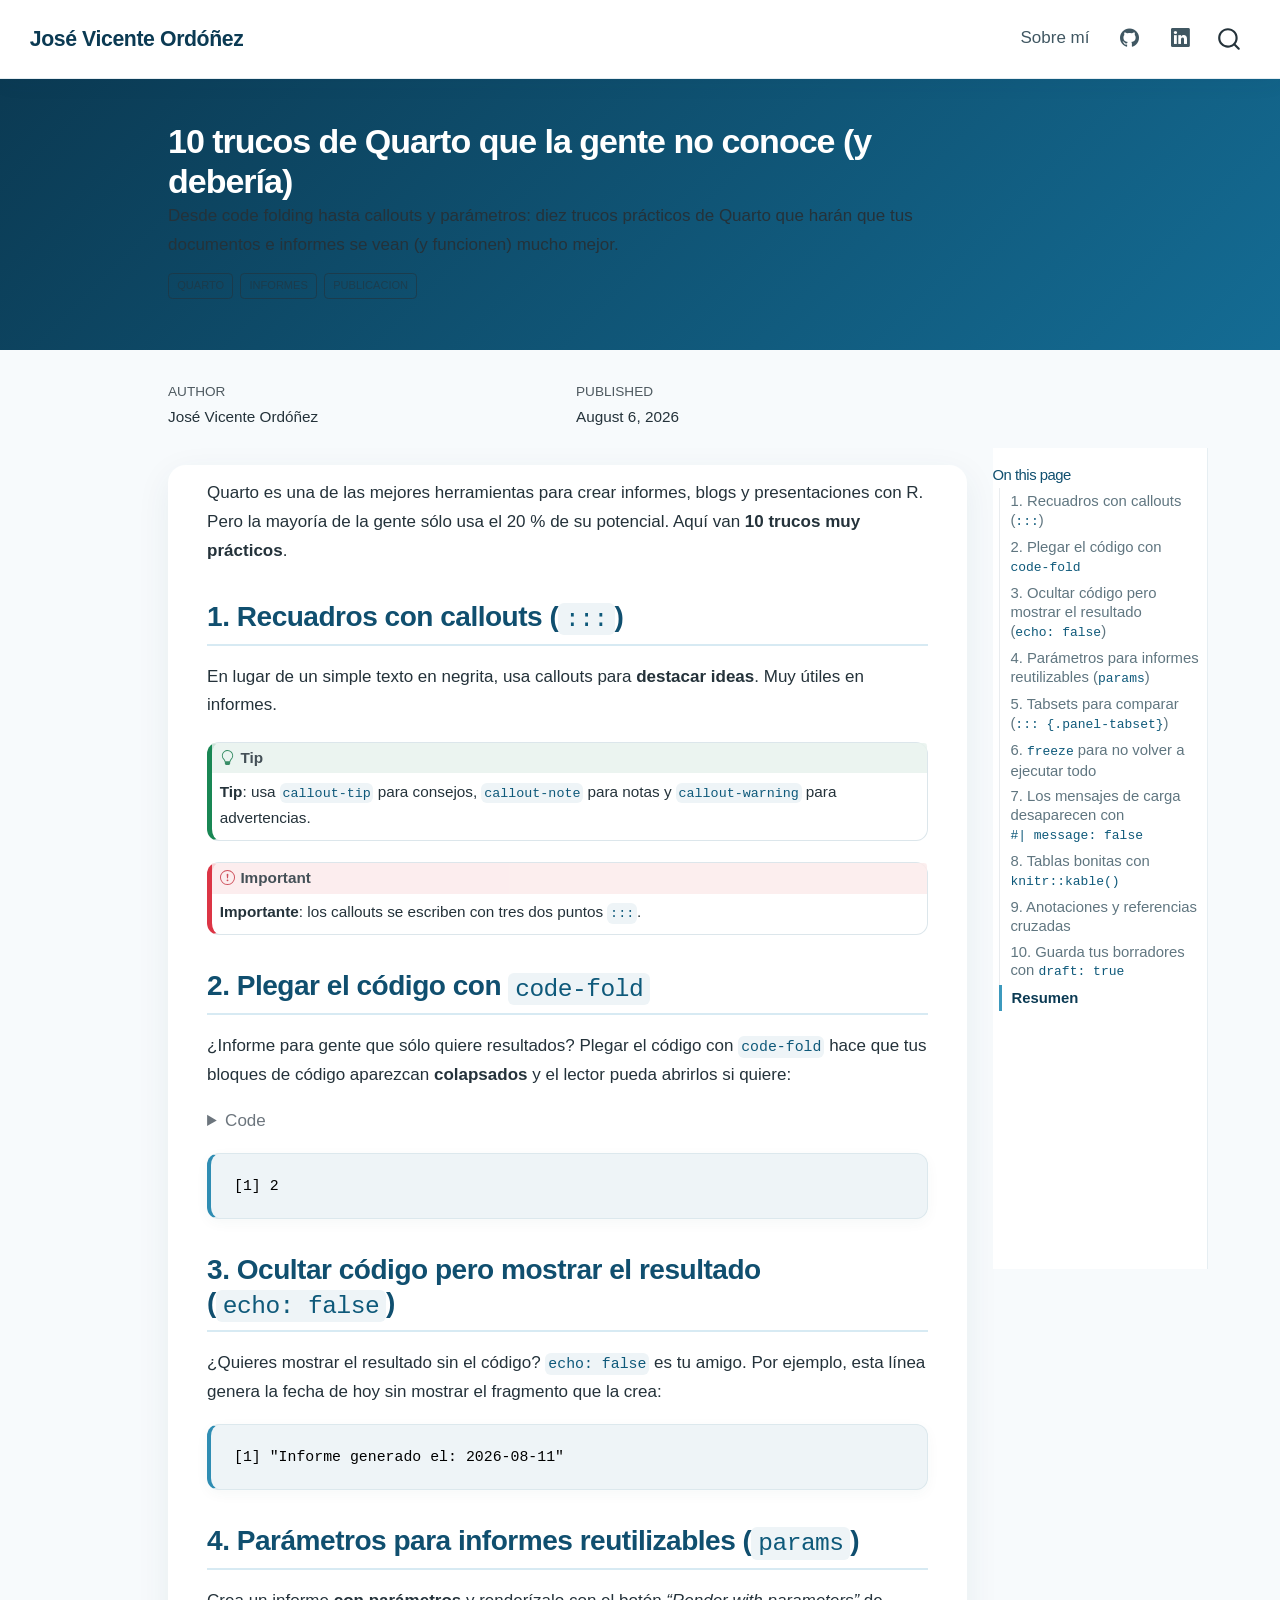
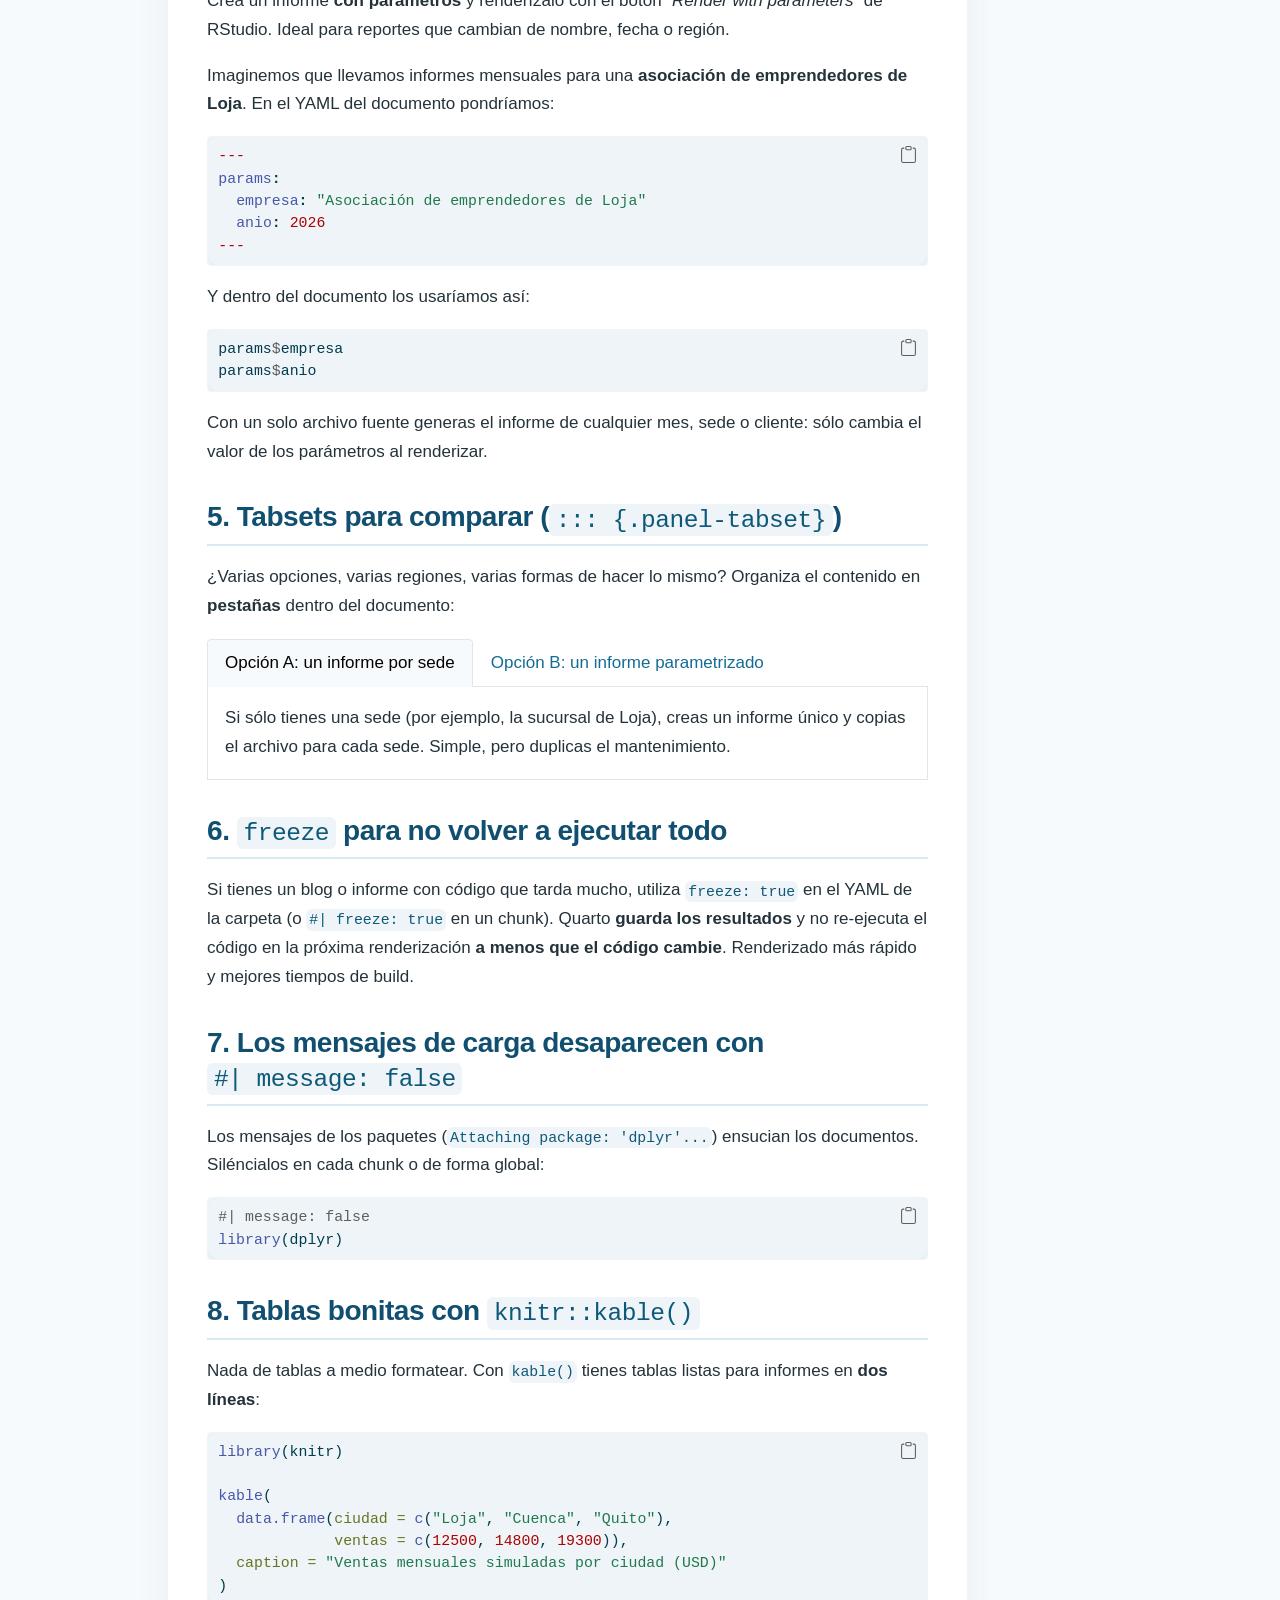
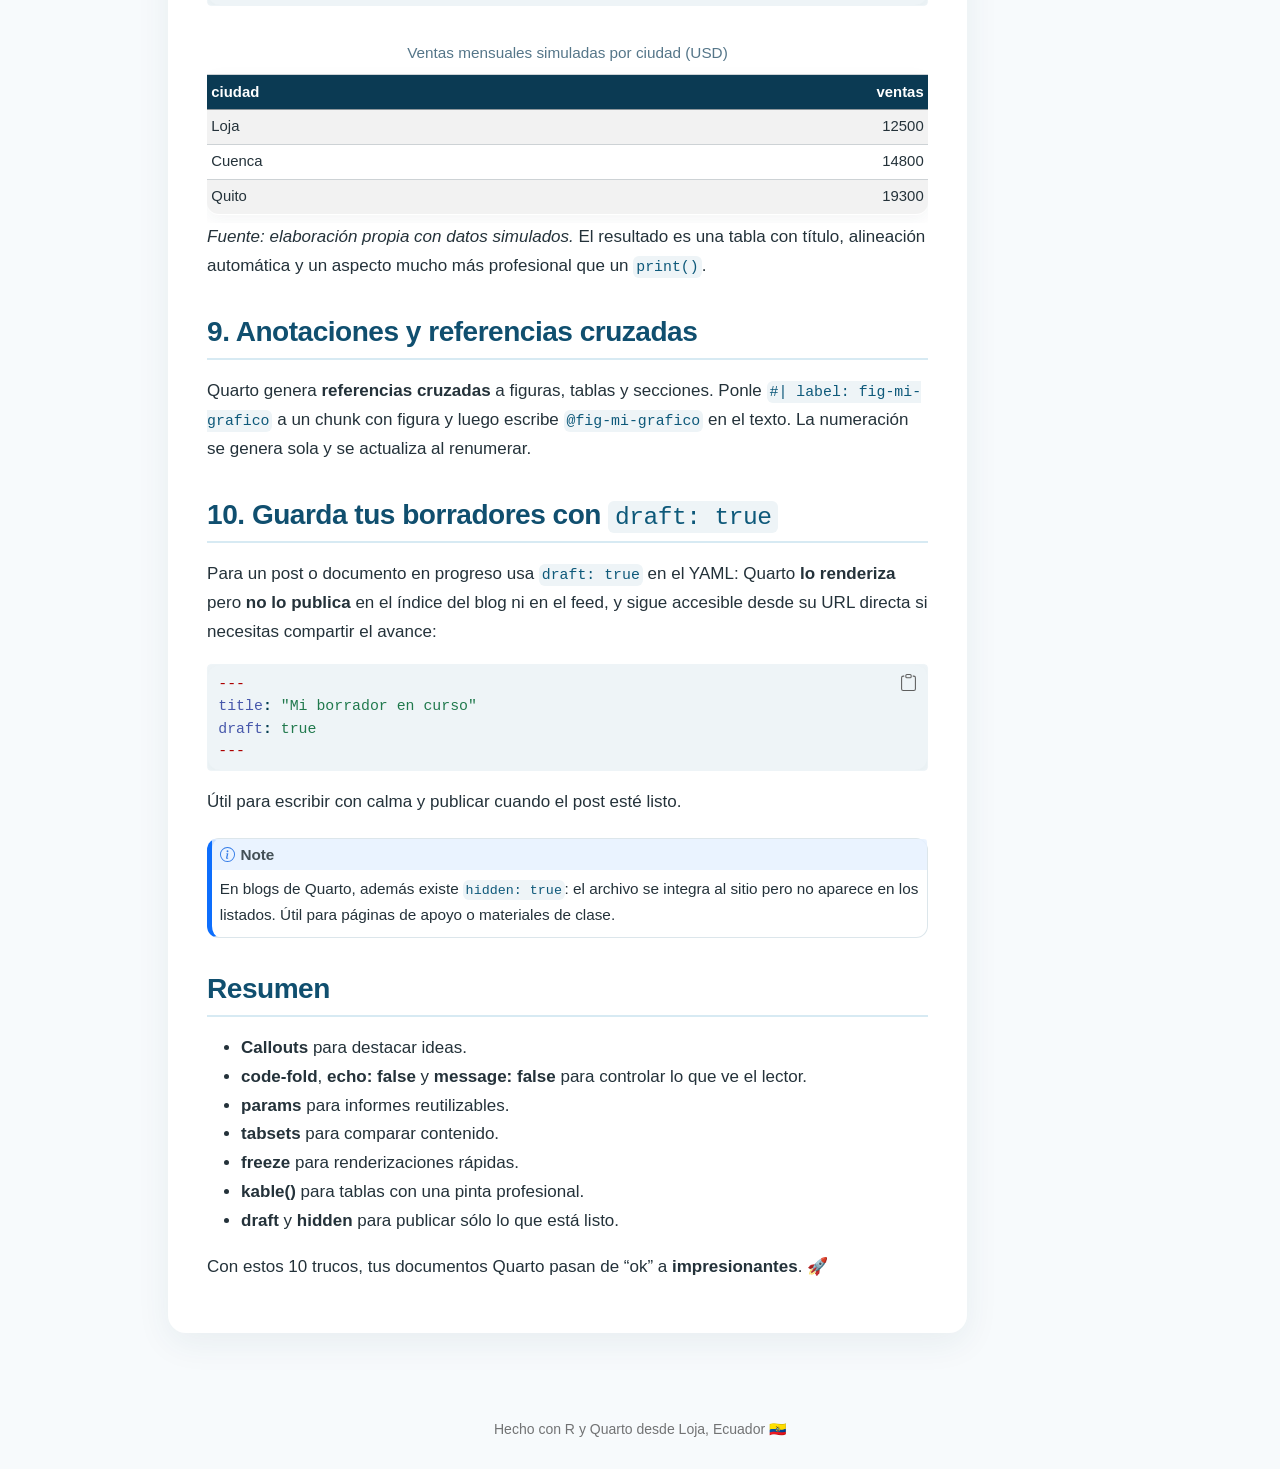
<file: docs/posts/quarto-trucos/index.html>
<!DOCTYPE html>
<html xmlns="http://www.w3.org/1999/xhtml" lang="en" xml:lang="en"><head>

<meta charset="utf-8">
<meta name="generator" content="quarto-1.9.38">

<meta name="viewport" content="width=device-width, initial-scale=1.0, user-scalable=yes">

<meta name="author" content="José Vicente Ordóñez">
<meta name="dcterms.date" content="2026-08-06">
<meta name="description" content="Desde code folding hasta callouts y parámetros: diez trucos prácticos de Quarto que harán que tus documentos e informes se vean (y funcionen) mucho mejor.">

<title>10 trucos de Quarto que la gente no conoce (y debería) – José Vicente Ordóñez</title>
<style>
/* Default styles provided by pandoc.
** See https://pandoc.org/MANUAL.html#variables-for-html for config info.
*/
code{white-space: pre-wrap;}
span.smallcaps{font-variant: small-caps;}
div.columns{display: flex; gap: min(4vw, 1.5em);}
div.column{flex: auto; overflow-x: auto;}
div.hanging-indent{margin-left: 1.5em; text-indent: -1.5em;}
ul.task-list{list-style: none;}
ul.task-list li input[type="checkbox"] {
  width: 0.8em;
  margin: 0 0.8em 0.2em -1em; /* quarto-specific, see https://github.com/quarto-dev/quarto-cli/issues/4556 */ 
  vertical-align: middle;
}
/* CSS for syntax highlighting */
html { -webkit-text-size-adjust: 100%; }
pre > code.sourceCode { white-space: pre; position: relative; }
pre > code.sourceCode > span { display: inline-block; line-height: 1.25; }
pre > code.sourceCode > span:empty { height: 1.2em; }
.sourceCode { overflow: visible; }
code.sourceCode > span { color: inherit; text-decoration: inherit; }
div.sourceCode { margin: 1em 0; }
pre.sourceCode { margin: 0; }
@media screen {
div.sourceCode { overflow: auto; }
}
@media print {
pre > code.sourceCode { white-space: pre-wrap; }
pre > code.sourceCode > span { text-indent: -5em; padding-left: 5em; }
}
pre.numberSource code
  { counter-reset: source-line 0; }
pre.numberSource code > span
  { position: relative; left: -4em; counter-increment: source-line; }
pre.numberSource code > span > a:first-child::before
  { content: counter(source-line);
    position: relative; left: -1em; text-align: right; vertical-align: baseline;
    border: none; display: inline-block;
    -webkit-touch-callout: none; -webkit-user-select: none;
    -khtml-user-select: none; -moz-user-select: none;
    -ms-user-select: none; user-select: none;
    padding: 0 4px; width: 4em;
  }
pre.numberSource { margin-left: 3em;  padding-left: 4px; }
div.sourceCode
  {   }
@media screen {
pre > code.sourceCode > span > a:first-child::before { text-decoration: underline; }
}
</style>


<script src="../../site_libs/quarto-nav/quarto-nav.js"></script>
<script src="../../site_libs/quarto-nav/headroom.min.js"></script>
<script src="../../site_libs/clipboard/clipboard.min.js"></script>
<script src="../../site_libs/quarto-search/autocomplete.umd.js"></script>
<script src="../../site_libs/quarto-search/fuse.min.js"></script>
<script src="../../site_libs/quarto-search/quarto-search.js"></script>
<meta name="quarto:offset" content="../../">
<script src="../../site_libs/quarto-html/quarto.js" type="module"></script>
<script src="../../site_libs/quarto-html/tabsets/tabsets.js" type="module"></script>
<script src="../../site_libs/quarto-html/popper.min.js"></script>
<script src="../../site_libs/quarto-html/tippy.umd.min.js"></script>
<script src="../../site_libs/quarto-html/anchor.min.js"></script>
<link href="../../site_libs/quarto-html/tippy.css" rel="stylesheet">
<link href="../../site_libs/quarto-html/quarto-syntax-highlighting-15634bcf2e68342d4ad2dfa704d543f6.css" rel="stylesheet" id="quarto-text-highlighting-styles">
<script src="../../site_libs/bootstrap/bootstrap.min.js"></script>
<link href="../../site_libs/bootstrap/bootstrap-icons.css" rel="stylesheet">
<link href="../../site_libs/bootstrap/bootstrap-fc3e0e11034d52fcd2f9e0a5364c13c6.min.css" rel="stylesheet" append-hash="true" id="quarto-bootstrap" data-mode="light">
<script id="quarto-search-options" type="application/json">{
  "location": "navbar",
  "copy-button": false,
  "collapse-after": 3,
  "panel-placement": "end",
  "type": "overlay",
  "limit": 50,
  "keyboard-shortcut": [
    "f",
    "/",
    "s"
  ],
  "show-item-context": false,
  "language": {
    "search-no-results-text": "No results",
    "search-matching-documents-text": "matching documents",
    "search-copy-link-title": "Copy link to search",
    "search-hide-matches-text": "Hide additional matches",
    "search-more-match-text": "more match in this document",
    "search-more-matches-text": "more matches in this document",
    "search-clear-button-title": "Clear",
    "search-text-placeholder": "",
    "search-detached-cancel-button-title": "Cancel",
    "search-submit-button-title": "Submit",
    "search-label": "Search"
  }
}</script>


<link rel="stylesheet" href="../../styles.css">
<meta property="og:title" content="10 trucos de Quarto que la gente no conoce (y debería) – José Vicente Ordóñez">
<meta property="og:description" content="Desde code folding hasta callouts y parámetros: diez trucos prácticos de Quarto que harán que tus documentos e informes se vean (y funcionen) mucho mejor.">
<meta property="og:image" content="https://josevicente1980.github.io/Mi_primer_blog/posts/quarto-trucos/profile.png">
<meta property="og:site_name" content="José Vicente Ordóñez">
</head>

<body class="nav-fixed quarto-light">

<div id="quarto-search-results"></div>
  <header id="quarto-header" class="headroom fixed-top quarto-banner">
    <nav class="navbar navbar-expand-lg " data-bs-theme="dark">
      <div class="navbar-container container-fluid">
      <div class="navbar-brand-container mx-auto">
    <a class="navbar-brand" href="../../index.html">
    <span class="navbar-title">José Vicente Ordóñez</span>
    </a>
  </div>
            <div id="quarto-search" class="" title="Search"></div>
          <button class="navbar-toggler" type="button" data-bs-toggle="collapse" data-bs-target="#navbarCollapse" aria-controls="navbarCollapse" role="menu" aria-expanded="false" aria-label="Toggle navigation" onclick="if (window.quartoToggleHeadroom) { window.quartoToggleHeadroom(); }">
  <span class="navbar-toggler-icon"></span>
</button>
          <div class="collapse navbar-collapse" id="navbarCollapse">
            <ul class="navbar-nav navbar-nav-scroll ms-auto">
  <li class="nav-item">
    <a class="nav-link" href="../../about.html"> 
<span class="menu-text">Sobre mí</span></a>
  </li>  
  <li class="nav-item compact">
    <a class="nav-link" href="https://github.com/josevicente1980"> <i class="bi bi-github" role="img">
</i> 
<span class="menu-text"></span></a>
  </li>  
  <li class="nav-item compact">
    <a class="nav-link" href="https://www.linkedin.com/in/jos%C3%A9-ord%C3%B3%C3%B1ez-b895a12a/"> <i class="bi bi-linkedin" role="img">
</i> 
<span class="menu-text"></span></a>
  </li>  
</ul>
          </div> <!-- /navcollapse -->
            <div class="quarto-navbar-tools">
</div>
      </div> <!-- /container-fluid -->
    </nav>
</header>
<!-- content -->
<header id="title-block-header" class="quarto-title-block default page-columns page-full">
  <div class="quarto-title-banner page-columns page-full">
    <div class="quarto-title column-body">
      <h1 class="title">10 trucos de Quarto que la gente no conoce (y debería)</h1>
                  <div>
        <div class="description">
          Desde code folding hasta callouts y parámetros: diez trucos prácticos de Quarto que harán que tus documentos e informes se vean (y funcionen) mucho mejor.
        </div>
      </div>
                          <div class="quarto-categories">
                <div class="quarto-category">Quarto</div>
                <div class="quarto-category">informes</div>
                <div class="quarto-category">publicacion</div>
              </div>
                  </div>
  </div>
    
  
  <div class="quarto-title-meta">

      <div>
      <div class="quarto-title-meta-heading">Author</div>
      <div class="quarto-title-meta-contents">
               <p>José Vicente Ordóñez </p>
            </div>
    </div>
      
      <div>
      <div class="quarto-title-meta-heading">Published</div>
      <div class="quarto-title-meta-contents">
        <p class="date">August 6, 2026</p>
      </div>
    </div>
    
      
    </div>
    
  
  </header><div id="quarto-content" class="quarto-container page-columns page-rows-contents page-layout-article page-navbar">
<!-- sidebar -->
<!-- margin-sidebar -->
    <div id="quarto-margin-sidebar" class="sidebar margin-sidebar">
        <nav id="TOC" role="doc-toc" class="toc-active">
    <h2 id="toc-title">On this page</h2>
   
  <ul>
  <li><a href="#recuadros-con-callouts" id="toc-recuadros-con-callouts" class="nav-link active" data-scroll-target="#recuadros-con-callouts">1. Recuadros con callouts (<code>:::</code>)</a></li>
  <li><a href="#plegar-el-código-con-code-fold" id="toc-plegar-el-código-con-code-fold" class="nav-link" data-scroll-target="#plegar-el-código-con-code-fold">2. Plegar el código con <code>code-fold</code></a></li>
  <li><a href="#ocultar-código-pero-mostrar-el-resultado-echo-false" id="toc-ocultar-código-pero-mostrar-el-resultado-echo-false" class="nav-link" data-scroll-target="#ocultar-código-pero-mostrar-el-resultado-echo-false">3. Ocultar código pero mostrar el resultado (<code>echo: false</code>)</a></li>
  <li><a href="#parámetros-para-informes-reutilizables-params" id="toc-parámetros-para-informes-reutilizables-params" class="nav-link" data-scroll-target="#parámetros-para-informes-reutilizables-params">4. Parámetros para informes reutilizables (<code>params</code>)</a></li>
  <li><a href="#tabsets-para-comparar-.panel-tabset" id="toc-tabsets-para-comparar-.panel-tabset" class="nav-link" data-scroll-target="#tabsets-para-comparar-.panel-tabset">5. Tabsets para comparar (<code>::: {.panel-tabset}</code>)</a></li>
  <li><a href="#freeze-para-no-volver-a-ejecutar-todo" id="toc-freeze-para-no-volver-a-ejecutar-todo" class="nav-link" data-scroll-target="#freeze-para-no-volver-a-ejecutar-todo">6. <code>freeze</code> para no volver a ejecutar todo</a></li>
  <li><a href="#los-mensajes-de-carga-desaparecen-con-message-false" id="toc-los-mensajes-de-carga-desaparecen-con-message-false" class="nav-link" data-scroll-target="#los-mensajes-de-carga-desaparecen-con-message-false">7. Los mensajes de carga desaparecen con <code>#| message: false</code></a></li>
  <li><a href="#tablas-bonitas-con-knitrkable" id="toc-tablas-bonitas-con-knitrkable" class="nav-link" data-scroll-target="#tablas-bonitas-con-knitrkable">8. Tablas bonitas con <code>knitr::kable()</code></a></li>
  <li><a href="#anotaciones-y-referencias-cruzadas" id="toc-anotaciones-y-referencias-cruzadas" class="nav-link" data-scroll-target="#anotaciones-y-referencias-cruzadas">9. Anotaciones y referencias cruzadas</a></li>
  <li><a href="#guarda-tus-borradores-con-draft-true" id="toc-guarda-tus-borradores-con-draft-true" class="nav-link" data-scroll-target="#guarda-tus-borradores-con-draft-true">10. Guarda tus borradores con <code>draft: true</code></a></li>
  <li><a href="#resumen" id="toc-resumen" class="nav-link" data-scroll-target="#resumen">Resumen</a></li>
  </ul>
</nav>
    </div>
<!-- main -->
<main class="content quarto-banner-title-block" id="quarto-document-content">





<p>Quarto es una de las mejores herramientas para crear informes, blogs y presentaciones con R. Pero la mayoría de la gente sólo usa el 20 % de su potencial. Aquí van <strong>10 trucos muy prácticos</strong>.</p>
<section id="recuadros-con-callouts" class="level2">
<h2 class="anchored" data-anchor-id="recuadros-con-callouts">1. Recuadros con callouts (<code>:::</code>)</h2>
<p>En lugar de un simple texto en negrita, usa callouts para <strong>destacar ideas</strong>. Muy útiles en informes.</p>
<div class="callout callout-style-default callout-tip callout-titled">
<div class="callout-header d-flex align-content-center">
<div class="callout-icon-container">
<i class="callout-icon"></i>
</div>
<div class="callout-title-container flex-fill">
Tip
</div>
</div>
<div class="callout-body-container callout-body">
<p><strong>Tip</strong>: usa <code>callout-tip</code> para consejos, <code>callout-note</code> para notas y <code>callout-warning</code> para advertencias.</p>
</div>
</div>
<div class="callout callout-style-default callout-important callout-titled">
<div class="callout-header d-flex align-content-center">
<div class="callout-icon-container">
<i class="callout-icon"></i>
</div>
<div class="callout-title-container flex-fill">
Important
</div>
</div>
<div class="callout-body-container callout-body">
<p><strong>Importante</strong>: los callouts se escriben con tres dos puntos <code>:::</code>.</p>
</div>
</div>
</section>
<section id="plegar-el-código-con-code-fold" class="level2">
<h2 class="anchored" data-anchor-id="plegar-el-código-con-code-fold">2. Plegar el código con <code>code-fold</code></h2>
<p>¿Informe para gente que sólo quiere resultados? Plegar el código con <code>code-fold</code> hace que tus bloques de código aparezcan <strong>colapsados</strong> y el lector pueda abrirlos si quiere:</p>
<div class="cell">
<details class="code-fold">
<summary>Code</summary>
<div class="code-copy-outer-scaffold"><div class="sourceCode cell-code" id="cb1"><pre class="sourceCode r code-with-copy"><code class="sourceCode r"><span id="cb1-1"><a href="#cb1-1" aria-hidden="true" tabindex="-1"></a><span class="dv">1</span> <span class="sc">+</span> <span class="dv">1</span></span></code></pre></div><button title="Copy to Clipboard" class="code-copy-button"><i class="bi"></i></button></div>
</details>
<div class="cell-output cell-output-stdout">
<pre><code>[1] 2</code></pre>
</div>
</div>
</section>
<section id="ocultar-código-pero-mostrar-el-resultado-echo-false" class="level2">
<h2 class="anchored" data-anchor-id="ocultar-código-pero-mostrar-el-resultado-echo-false">3. Ocultar código pero mostrar el resultado (<code>echo: false</code>)</h2>
<p>¿Quieres mostrar el resultado sin el código? <code>echo: false</code> es tu amigo. Por ejemplo, esta línea genera la fecha de hoy sin mostrar el fragmento que la crea:</p>
<div class="cell">
<div class="cell-output cell-output-stdout">
<pre><code>[1] "Informe generado el: 2026-08-11"</code></pre>
</div>
</div>
</section>
<section id="parámetros-para-informes-reutilizables-params" class="level2">
<h2 class="anchored" data-anchor-id="parámetros-para-informes-reutilizables-params">4. Parámetros para informes reutilizables (<code>params</code>)</h2>
<p>Crea un informe <strong>con parámetros</strong> y renderízalo con el botón <em>“Render with parameters”</em> de RStudio. Ideal para reportes que cambian de nombre, fecha o región.</p>
<p>Imaginemos que llevamos informes mensuales para una <strong>asociación de emprendedores de Loja</strong>. En el YAML del documento pondríamos:</p>
<div class="code-copy-outer-scaffold"><div class="sourceCode" id="cb4"><pre class="sourceCode yaml code-with-copy"><code class="sourceCode yaml"><span id="cb4-1"><a href="#cb4-1" aria-hidden="true" tabindex="-1"></a><span class="pp">---</span></span>
<span id="cb4-2"><a href="#cb4-2" aria-hidden="true" tabindex="-1"></a><span class="fu">params</span><span class="kw">:</span></span>
<span id="cb4-3"><a href="#cb4-3" aria-hidden="true" tabindex="-1"></a><span class="at">  </span><span class="fu">empresa</span><span class="kw">:</span><span class="at"> </span><span class="st">"Asociación de emprendedores de Loja"</span></span>
<span id="cb4-4"><a href="#cb4-4" aria-hidden="true" tabindex="-1"></a><span class="at">  </span><span class="fu">anio</span><span class="kw">:</span><span class="at"> </span><span class="dv">2026</span></span>
<span id="cb4-5"><a href="#cb4-5" aria-hidden="true" tabindex="-1"></a><span class="pp">---</span></span></code></pre></div><button title="Copy to Clipboard" class="code-copy-button"><i class="bi"></i></button></div>
<p>Y dentro del documento los usaríamos así:</p>
<div class="code-copy-outer-scaffold"><div class="sourceCode" id="cb5"><pre class="sourceCode r code-with-copy"><code class="sourceCode r"><span id="cb5-1"><a href="#cb5-1" aria-hidden="true" tabindex="-1"></a>params<span class="sc">$</span>empresa</span>
<span id="cb5-2"><a href="#cb5-2" aria-hidden="true" tabindex="-1"></a>params<span class="sc">$</span>anio</span></code></pre></div><button title="Copy to Clipboard" class="code-copy-button"><i class="bi"></i></button></div>
<p>Con un solo archivo fuente generas el informe de cualquier mes, sede o cliente: sólo cambia el valor de los parámetros al renderizar.</p>
</section>
<section id="tabsets-para-comparar-.panel-tabset" class="level2">
<h2 class="anchored" data-anchor-id="tabsets-para-comparar-.panel-tabset">5. Tabsets para comparar (<code>::: {.panel-tabset}</code>)</h2>
<p>¿Varias opciones, varias regiones, varias formas de hacer lo mismo? Organiza el contenido en <strong>pestañas</strong> dentro del documento:</p>
<div class="tabset-margin-container"></div><div class="panel-tabset">
<ul class="nav nav-tabs" role="tablist"><li class="nav-item" role="presentation"><a class="nav-link active" id="tabset-1-1-tab" data-bs-toggle="tab" data-bs-target="#tabset-1-1" role="tab" aria-controls="tabset-1-1" aria-selected="true" href="">Opción A: un informe por sede</a></li><li class="nav-item" role="presentation"><a class="nav-link" id="tabset-1-2-tab" data-bs-toggle="tab" data-bs-target="#tabset-1-2" role="tab" aria-controls="tabset-1-2" aria-selected="false" href="">Opción B: un informe parametrizado</a></li></ul>
<div class="tab-content">
<div id="tabset-1-1" class="tab-pane active" role="tabpanel" aria-labelledby="tabset-1-1-tab">
<p>Si sólo tienes una sede (por ejemplo, la sucursal de Loja), creas un informe único y copias el archivo para cada sede. Simple, pero duplicas el mantenimiento.</p>
</div>
<div id="tabset-1-2" class="tab-pane" role="tabpanel" aria-labelledby="tabset-1-2-tab">
<p>Creas <strong>un solo</strong> informe con <code>params</code> para la sede y lo renderizas en un clic para Loja, Cuenca o Quito. Menos duplicación y menos errores.</p>
</div>
</div>
</div>
</section>
<section id="freeze-para-no-volver-a-ejecutar-todo" class="level2">
<h2 class="anchored" data-anchor-id="freeze-para-no-volver-a-ejecutar-todo">6. <code>freeze</code> para no volver a ejecutar todo</h2>
<p>Si tienes un blog o informe con código que tarda mucho, utiliza <code>freeze: true</code> en el YAML de la carpeta (o <code>#| freeze: true</code> en un chunk). Quarto <strong>guarda los resultados</strong> y no re-ejecuta el código en la próxima renderización <strong>a menos que el código cambie</strong>. Renderizado más rápido y mejores tiempos de build.</p>
</section>
<section id="los-mensajes-de-carga-desaparecen-con-message-false" class="level2">
<h2 class="anchored" data-anchor-id="los-mensajes-de-carga-desaparecen-con-message-false">7. Los mensajes de carga desaparecen con <code>#| message: false</code></h2>
<p>Los mensajes de los paquetes (<code>Attaching package: 'dplyr'...</code>) ensucian los documentos. Siléncialos en cada chunk o de forma global:</p>
<div class="code-copy-outer-scaffold"><div class="sourceCode" id="cb6"><pre class="sourceCode r code-with-copy"><code class="sourceCode r"><span id="cb6-1"><a href="#cb6-1" aria-hidden="true" tabindex="-1"></a><span class="co">#| message: false</span></span>
<span id="cb6-2"><a href="#cb6-2" aria-hidden="true" tabindex="-1"></a><span class="fu">library</span>(dplyr)</span></code></pre></div><button title="Copy to Clipboard" class="code-copy-button"><i class="bi"></i></button></div>
</section>
<section id="tablas-bonitas-con-knitrkable" class="level2">
<h2 class="anchored" data-anchor-id="tablas-bonitas-con-knitrkable">8. Tablas bonitas con <code>knitr::kable()</code></h2>
<p>Nada de tablas a medio formatear. Con <code>kable()</code> tienes tablas listas para informes en <strong>dos líneas</strong>:</p>
<div class="cell">
<div class="code-copy-outer-scaffold"><div class="sourceCode cell-code" id="cb7"><pre class="sourceCode r code-with-copy"><code class="sourceCode r"><span id="cb7-1"><a href="#cb7-1" aria-hidden="true" tabindex="-1"></a><span class="fu">library</span>(knitr)</span>
<span id="cb7-2"><a href="#cb7-2" aria-hidden="true" tabindex="-1"></a></span>
<span id="cb7-3"><a href="#cb7-3" aria-hidden="true" tabindex="-1"></a><span class="fu">kable</span>(</span>
<span id="cb7-4"><a href="#cb7-4" aria-hidden="true" tabindex="-1"></a>  <span class="fu">data.frame</span>(<span class="at">ciudad =</span> <span class="fu">c</span>(<span class="st">"Loja"</span>, <span class="st">"Cuenca"</span>, <span class="st">"Quito"</span>),</span>
<span id="cb7-5"><a href="#cb7-5" aria-hidden="true" tabindex="-1"></a>             <span class="at">ventas =</span> <span class="fu">c</span>(<span class="dv">12500</span>, <span class="dv">14800</span>, <span class="dv">19300</span>)),</span>
<span id="cb7-6"><a href="#cb7-6" aria-hidden="true" tabindex="-1"></a>  <span class="at">caption =</span> <span class="st">"Ventas mensuales simuladas por ciudad (USD)"</span></span>
<span id="cb7-7"><a href="#cb7-7" aria-hidden="true" tabindex="-1"></a>)</span></code></pre></div><button title="Copy to Clipboard" class="code-copy-button"><i class="bi"></i></button></div>
<div class="cell-output-display">
<table class="caption-top table table-sm table-striped small">
<caption>Ventas mensuales simuladas por ciudad (USD)</caption>
<thead>
<tr class="header">
<th style="text-align: left;">ciudad</th>
<th style="text-align: right;">ventas</th>
</tr>
</thead>
<tbody>
<tr class="odd">
<td style="text-align: left;">Loja</td>
<td style="text-align: right;">12500</td>
</tr>
<tr class="even">
<td style="text-align: left;">Cuenca</td>
<td style="text-align: right;">14800</td>
</tr>
<tr class="odd">
<td style="text-align: left;">Quito</td>
<td style="text-align: right;">19300</td>
</tr>
</tbody>
</table>
</div>
</div>
<p><em>Fuente: elaboración propia con datos simulados.</em> El resultado es una tabla con título, alineación automática y un aspecto mucho más profesional que un <code>print()</code>.</p>
</section>
<section id="anotaciones-y-referencias-cruzadas" class="level2">
<h2 class="anchored" data-anchor-id="anotaciones-y-referencias-cruzadas">9. Anotaciones y referencias cruzadas</h2>
<p>Quarto genera <strong>referencias cruzadas</strong> a figuras, tablas y secciones. Ponle <code>#| label: fig-mi-grafico</code> a un chunk con figura y luego escribe <code>@fig-mi-grafico</code> en el texto. La numeración se genera sola y se actualiza al renumerar.</p>
</section>
<section id="guarda-tus-borradores-con-draft-true" class="level2">
<h2 class="anchored" data-anchor-id="guarda-tus-borradores-con-draft-true">10. Guarda tus borradores con <code>draft: true</code></h2>
<p>Para un post o documento en progreso usa <code>draft: true</code> en el YAML: Quarto <strong>lo renderiza</strong> pero <strong>no lo publica</strong> en el índice del blog ni en el feed, y sigue accesible desde su URL directa si necesitas compartir el avance:</p>
<div class="code-copy-outer-scaffold"><div class="sourceCode" id="cb8"><pre class="sourceCode yaml code-with-copy"><code class="sourceCode yaml"><span id="cb8-1"><a href="#cb8-1" aria-hidden="true" tabindex="-1"></a><span class="pp">---</span></span>
<span id="cb8-2"><a href="#cb8-2" aria-hidden="true" tabindex="-1"></a><span class="fu">title</span><span class="kw">:</span><span class="at"> </span><span class="st">"Mi borrador en curso"</span></span>
<span id="cb8-3"><a href="#cb8-3" aria-hidden="true" tabindex="-1"></a><span class="fu">draft</span><span class="kw">:</span><span class="at"> </span><span class="ch">true</span></span>
<span id="cb8-4"><a href="#cb8-4" aria-hidden="true" tabindex="-1"></a><span class="pp">---</span></span></code></pre></div><button title="Copy to Clipboard" class="code-copy-button"><i class="bi"></i></button></div>
<p>Útil para escribir con calma y publicar cuando el post esté listo.</p>
<div class="callout callout-style-default callout-note callout-titled">
<div class="callout-header d-flex align-content-center">
<div class="callout-icon-container">
<i class="callout-icon"></i>
</div>
<div class="callout-title-container flex-fill">
Note
</div>
</div>
<div class="callout-body-container callout-body">
<p>En blogs de Quarto, además existe <code>hidden: true</code>: el archivo se integra al sitio pero no aparece en los listados. Útil para páginas de apoyo o materiales de clase.</p>
</div>
</div>
</section>
<section id="resumen" class="level2">
<h2 class="anchored" data-anchor-id="resumen">Resumen</h2>
<ul>
<li><strong>Callouts</strong> para destacar ideas.</li>
<li><strong>code-fold</strong>, <strong>echo: false</strong> y <strong>message: false</strong> para controlar lo que ve el lector.</li>
<li><strong>params</strong> para informes reutilizables.</li>
<li><strong>tabsets</strong> para comparar contenido.</li>
<li><strong>freeze</strong> para renderizaciones rápidas.</li>
<li><strong>kable()</strong> para tablas con una pinta profesional.</li>
<li><strong>draft</strong> y <strong>hidden</strong> para publicar sólo lo que está listo.</li>
</ul>
<p>Con estos 10 trucos, tus documentos Quarto pasan de “ok” a <strong>impresionantes</strong>. 🚀</p>


</section>

</main> <!-- /main -->
<script id="quarto-html-after-body" type="application/javascript">
  window.document.addEventListener("DOMContentLoaded", function (event) {
    const icon = "";
    const anchorJS = new window.AnchorJS();
    anchorJS.options = {
      placement: 'right',
      icon: icon
    };
    anchorJS.add('.anchored');
    const isCodeAnnotation = (el) => {
      for (const clz of el.classList) {
        if (clz.startsWith('code-annotation-')) {                     
          return true;
        }
      }
      return false;
    }
    const onCopySuccess = function(e) {
      // button target
      const button = e.trigger;
      // don't keep focus
      button.blur();
      // flash "checked"
      button.classList.add('code-copy-button-checked');
      var currentTitle = button.getAttribute("title");
      button.setAttribute("title", "Copied!");
      let tooltip;
      if (window.bootstrap) {
        button.setAttribute("data-bs-toggle", "tooltip");
        button.setAttribute("data-bs-placement", "left");
        button.setAttribute("data-bs-title", "Copied!");
        tooltip = new bootstrap.Tooltip(button, 
          { trigger: "manual", 
            customClass: "code-copy-button-tooltip",
            offset: [0, -8]});
        tooltip.show();    
      }
      setTimeout(function() {
        if (tooltip) {
          tooltip.hide();
          button.removeAttribute("data-bs-title");
          button.removeAttribute("data-bs-toggle");
          button.removeAttribute("data-bs-placement");
        }
        button.setAttribute("title", currentTitle);
        button.classList.remove('code-copy-button-checked');
      }, 1000);
      // clear code selection
      e.clearSelection();
    }
    const getTextToCopy = function(trigger) {
      const outerScaffold = trigger.parentElement.cloneNode(true);
      const codeEl = outerScaffold.querySelector('code');
      for (const childEl of codeEl.children) {
        if (isCodeAnnotation(childEl)) {
          childEl.remove();
        }
      }
      return codeEl.innerText;
    }
    const clipboard = new window.ClipboardJS('.code-copy-button:not([data-in-quarto-modal])', {
      text: getTextToCopy
    });
    clipboard.on('success', onCopySuccess);
    if (window.document.getElementById('quarto-embedded-source-code-modal')) {
      const clipboardModal = new window.ClipboardJS('.code-copy-button[data-in-quarto-modal]', {
        text: getTextToCopy,
        container: window.document.getElementById('quarto-embedded-source-code-modal')
      });
      clipboardModal.on('success', onCopySuccess);
    }
      var localhostRegex = new RegExp(/^(?:http|https):\/\/localhost\:?[0-9]*\//);
      var mailtoRegex = new RegExp(/^mailto:/);
        var filterRegex = new RegExp("https:\/\/josevicente1980\.github\.io\/Mi_primer_blog\/");
      var isInternal = (href) => {
          return filterRegex.test(href) || localhostRegex.test(href) || mailtoRegex.test(href);
      }
      // Inspect non-navigation links and adorn them if external
     var links = window.document.querySelectorAll('a[href]:not(.nav-link):not(.navbar-brand):not(.toc-action):not(.sidebar-link):not(.sidebar-item-toggle):not(.pagination-link):not(.no-external):not([aria-hidden]):not(.dropdown-item):not(.quarto-navigation-tool):not(.about-link)');
      for (var i=0; i<links.length; i++) {
        const link = links[i];
        if (!isInternal(link.href)) {
          // undo the damage that might have been done by quarto-nav.js in the case of
          // links that we want to consider external
          if (link.dataset.originalHref !== undefined) {
            link.href = link.dataset.originalHref;
          }
        }
      }
    function tippyHover(el, contentFn, onTriggerFn, onUntriggerFn) {
      const config = {
        allowHTML: true,
        maxWidth: 500,
        delay: 100,
        arrow: false,
        appendTo: function(el) {
            return el.parentElement;
        },
        interactive: true,
        interactiveBorder: 10,
        theme: 'quarto',
        placement: 'bottom-start',
      };
      if (contentFn) {
        config.content = contentFn;
      }
      if (onTriggerFn) {
        config.onTrigger = onTriggerFn;
      }
      if (onUntriggerFn) {
        config.onUntrigger = onUntriggerFn;
      }
      window.tippy(el, config); 
    }
    const noterefs = window.document.querySelectorAll('a[role="doc-noteref"]');
    for (var i=0; i<noterefs.length; i++) {
      const ref = noterefs[i];
      tippyHover(ref, function() {
        // use id or data attribute instead here
        let href = ref.getAttribute('data-footnote-href') || ref.getAttribute('href');
        try { href = new URL(href).hash; } catch {}
        const id = href.replace(/^#\/?/, "");
        const note = window.document.getElementById(id);
        if (note) {
          return note.innerHTML;
        } else {
          return "";
        }
      });
    }
    const xrefs = window.document.querySelectorAll('a.quarto-xref');
    const processXRef = (id, note) => {
      // Strip column container classes
      const stripColumnClz = (el) => {
        el.classList.remove("page-full", "page-columns");
        if (el.children) {
          for (const child of el.children) {
            stripColumnClz(child);
          }
        }
      }
      stripColumnClz(note)
      if (id === null || id.startsWith('sec-')) {
        // Special case sections, only their first couple elements
        const container = document.createElement("div");
        if (note.children && note.children.length > 2) {
          container.appendChild(note.children[0].cloneNode(true));
          for (let i = 1; i < note.children.length; i++) {
            const child = note.children[i];
            if (child.tagName === "P" && child.innerText === "") {
              continue;
            } else {
              container.appendChild(child.cloneNode(true));
              break;
            }
          }
          if (window.Quarto?.typesetMath) {
            window.Quarto.typesetMath(container);
          }
          return container.innerHTML
        } else {
          if (window.Quarto?.typesetMath) {
            window.Quarto.typesetMath(note);
          }
          return note.innerHTML;
        }
      } else {
        // Remove any anchor links if they are present
        const anchorLink = note.querySelector('a.anchorjs-link');
        if (anchorLink) {
          anchorLink.remove();
        }
        if (window.Quarto?.typesetMath) {
          window.Quarto.typesetMath(note);
        }
        if (note.classList.contains("callout")) {
          return note.outerHTML;
        } else {
          return note.innerHTML;
        }
      }
    }
    for (var i=0; i<xrefs.length; i++) {
      const xref = xrefs[i];
      tippyHover(xref, undefined, function(instance) {
        instance.disable();
        let url = xref.getAttribute('href');
        let hash = undefined; 
        if (url.startsWith('#')) {
          hash = url;
        } else {
          try { hash = new URL(url).hash; } catch {}
        }
        if (hash) {
          const id = hash.replace(/^#\/?/, "");
          const note = window.document.getElementById(id);
          if (note !== null) {
            try {
              const html = processXRef(id, note.cloneNode(true));
              instance.setContent(html);
            } finally {
              instance.enable();
              instance.show();
            }
          } else {
            // See if we can fetch this
            fetch(url.split('#')[0])
            .then(res => res.text())
            .then(html => {
              const parser = new DOMParser();
              const htmlDoc = parser.parseFromString(html, "text/html");
              const note = htmlDoc.getElementById(id);
              if (note !== null) {
                const html = processXRef(id, note);
                instance.setContent(html);
              } 
            }).finally(() => {
              instance.enable();
              instance.show();
            });
          }
        } else {
          // See if we can fetch a full url (with no hash to target)
          // This is a special case and we should probably do some content thinning / targeting
          fetch(url)
          .then(res => res.text())
          .then(html => {
            const parser = new DOMParser();
            const htmlDoc = parser.parseFromString(html, "text/html");
            const note = htmlDoc.querySelector('main.content');
            if (note !== null) {
              // This should only happen for chapter cross references
              // (since there is no id in the URL)
              // remove the first header
              if (note.children.length > 0 && note.children[0].tagName === "HEADER") {
                note.children[0].remove();
              }
              const html = processXRef(null, note);
              instance.setContent(html);
            } 
          }).finally(() => {
            instance.enable();
            instance.show();
          });
        }
      }, function(instance) {
      });
    }
        let selectedAnnoteEl;
        const selectorForAnnotation = ( cell, annotation) => {
          let cellAttr = 'data-code-cell="' + cell + '"';
          let lineAttr = 'data-code-annotation="' +  annotation + '"';
          const selector = 'span[' + cellAttr + '][' + lineAttr + ']';
          return selector;
        }
        const selectCodeLines = (annoteEl) => {
          const doc = window.document;
          const targetCell = annoteEl.getAttribute("data-target-cell");
          const targetAnnotation = annoteEl.getAttribute("data-target-annotation");
          const annoteSpan = window.document.querySelector(selectorForAnnotation(targetCell, targetAnnotation));
          const lines = annoteSpan.getAttribute("data-code-lines").split(",");
          const lineIds = lines.map((line) => {
            return targetCell + "-" + line;
          })
          let top = null;
          let height = null;
          let parent = null;
          if (lineIds.length > 0) {
              //compute the position of the single el (top and bottom and make a div)
              const el = window.document.getElementById(lineIds[0]);
              top = el.offsetTop;
              height = el.offsetHeight;
              parent = el.parentElement.parentElement;
            if (lineIds.length > 1) {
              const lastEl = window.document.getElementById(lineIds[lineIds.length - 1]);
              const bottom = lastEl.offsetTop + lastEl.offsetHeight;
              height = bottom - top;
            }
            if (top !== null && height !== null && parent !== null) {
              // cook up a div (if necessary) and position it 
              let div = window.document.getElementById("code-annotation-line-highlight");
              if (div === null) {
                div = window.document.createElement("div");
                div.setAttribute("id", "code-annotation-line-highlight");
                div.style.position = 'absolute';
                parent.appendChild(div);
              }
              div.style.top = top - 2 + "px";
              div.style.height = height + 4 + "px";
              div.style.left = 0;
              let gutterDiv = window.document.getElementById("code-annotation-line-highlight-gutter");
              if (gutterDiv === null) {
                gutterDiv = window.document.createElement("div");
                gutterDiv.setAttribute("id", "code-annotation-line-highlight-gutter");
                gutterDiv.style.position = 'absolute';
                const codeCell = window.document.getElementById(targetCell);
                const gutter = codeCell.querySelector('.code-annotation-gutter');
                gutter.appendChild(gutterDiv);
              }
              gutterDiv.style.top = top - 2 + "px";
              gutterDiv.style.height = height + 4 + "px";
            }
            selectedAnnoteEl = annoteEl;
          }
        };
        const unselectCodeLines = () => {
          const elementsIds = ["code-annotation-line-highlight", "code-annotation-line-highlight-gutter"];
          elementsIds.forEach((elId) => {
            const div = window.document.getElementById(elId);
            if (div) {
              div.remove();
            }
          });
          selectedAnnoteEl = undefined;
        };
          // Handle positioning of the toggle
      window.addEventListener(
        "resize",
        throttle(() => {
          elRect = undefined;
          if (selectedAnnoteEl) {
            selectCodeLines(selectedAnnoteEl);
          }
        }, 10)
      );
      function throttle(fn, ms) {
      let throttle = false;
      let timer;
        return (...args) => {
          if(!throttle) { // first call gets through
              fn.apply(this, args);
              throttle = true;
          } else { // all the others get throttled
              if(timer) clearTimeout(timer); // cancel #2
              timer = setTimeout(() => {
                fn.apply(this, args);
                timer = throttle = false;
              }, ms);
          }
        };
      }
        // Attach click handler to the DT
        const annoteDls = window.document.querySelectorAll('dt[data-target-cell]');
        for (const annoteDlNode of annoteDls) {
          annoteDlNode.addEventListener('click', (event) => {
            const clickedEl = event.target;
            if (clickedEl !== selectedAnnoteEl) {
              unselectCodeLines();
              const activeEl = window.document.querySelector('dt[data-target-cell].code-annotation-active');
              if (activeEl) {
                activeEl.classList.remove('code-annotation-active');
              }
              selectCodeLines(clickedEl);
              clickedEl.classList.add('code-annotation-active');
            } else {
              // Unselect the line
              unselectCodeLines();
              clickedEl.classList.remove('code-annotation-active');
            }
          });
        }
    const findCites = (el) => {
      const parentEl = el.parentElement;
      if (parentEl) {
        const cites = parentEl.dataset.cites;
        if (cites) {
          return {
            el,
            cites: cites.split(' ')
          };
        } else {
          return findCites(el.parentElement)
        }
      } else {
        return undefined;
      }
    };
    var bibliorefs = window.document.querySelectorAll('a[role="doc-biblioref"]');
    for (var i=0; i<bibliorefs.length; i++) {
      const ref = bibliorefs[i];
      const citeInfo = findCites(ref);
      if (citeInfo) {
        tippyHover(citeInfo.el, function() {
          var popup = window.document.createElement('div');
          citeInfo.cites.forEach(function(cite) {
            var citeDiv = window.document.createElement('div');
            citeDiv.classList.add('hanging-indent');
            citeDiv.classList.add('csl-entry');
            var biblioDiv = window.document.getElementById('ref-' + cite);
            if (biblioDiv) {
              citeDiv.innerHTML = biblioDiv.innerHTML;
            }
            popup.appendChild(citeDiv);
          });
          return popup.innerHTML;
        });
      }
    }
  });
  </script>
</div> <!-- /content -->
<footer class="footer">
  <div class="nav-footer">
    <div class="nav-footer-left">
      &nbsp;
    </div>   
    <div class="nav-footer-center">
<p>Hecho con R y Quarto desde Loja, Ecuador 🇪🇨</p>
</div>
    <div class="nav-footer-right">
      &nbsp;
    </div>
  </div>
</footer>




</body></html>
</file>
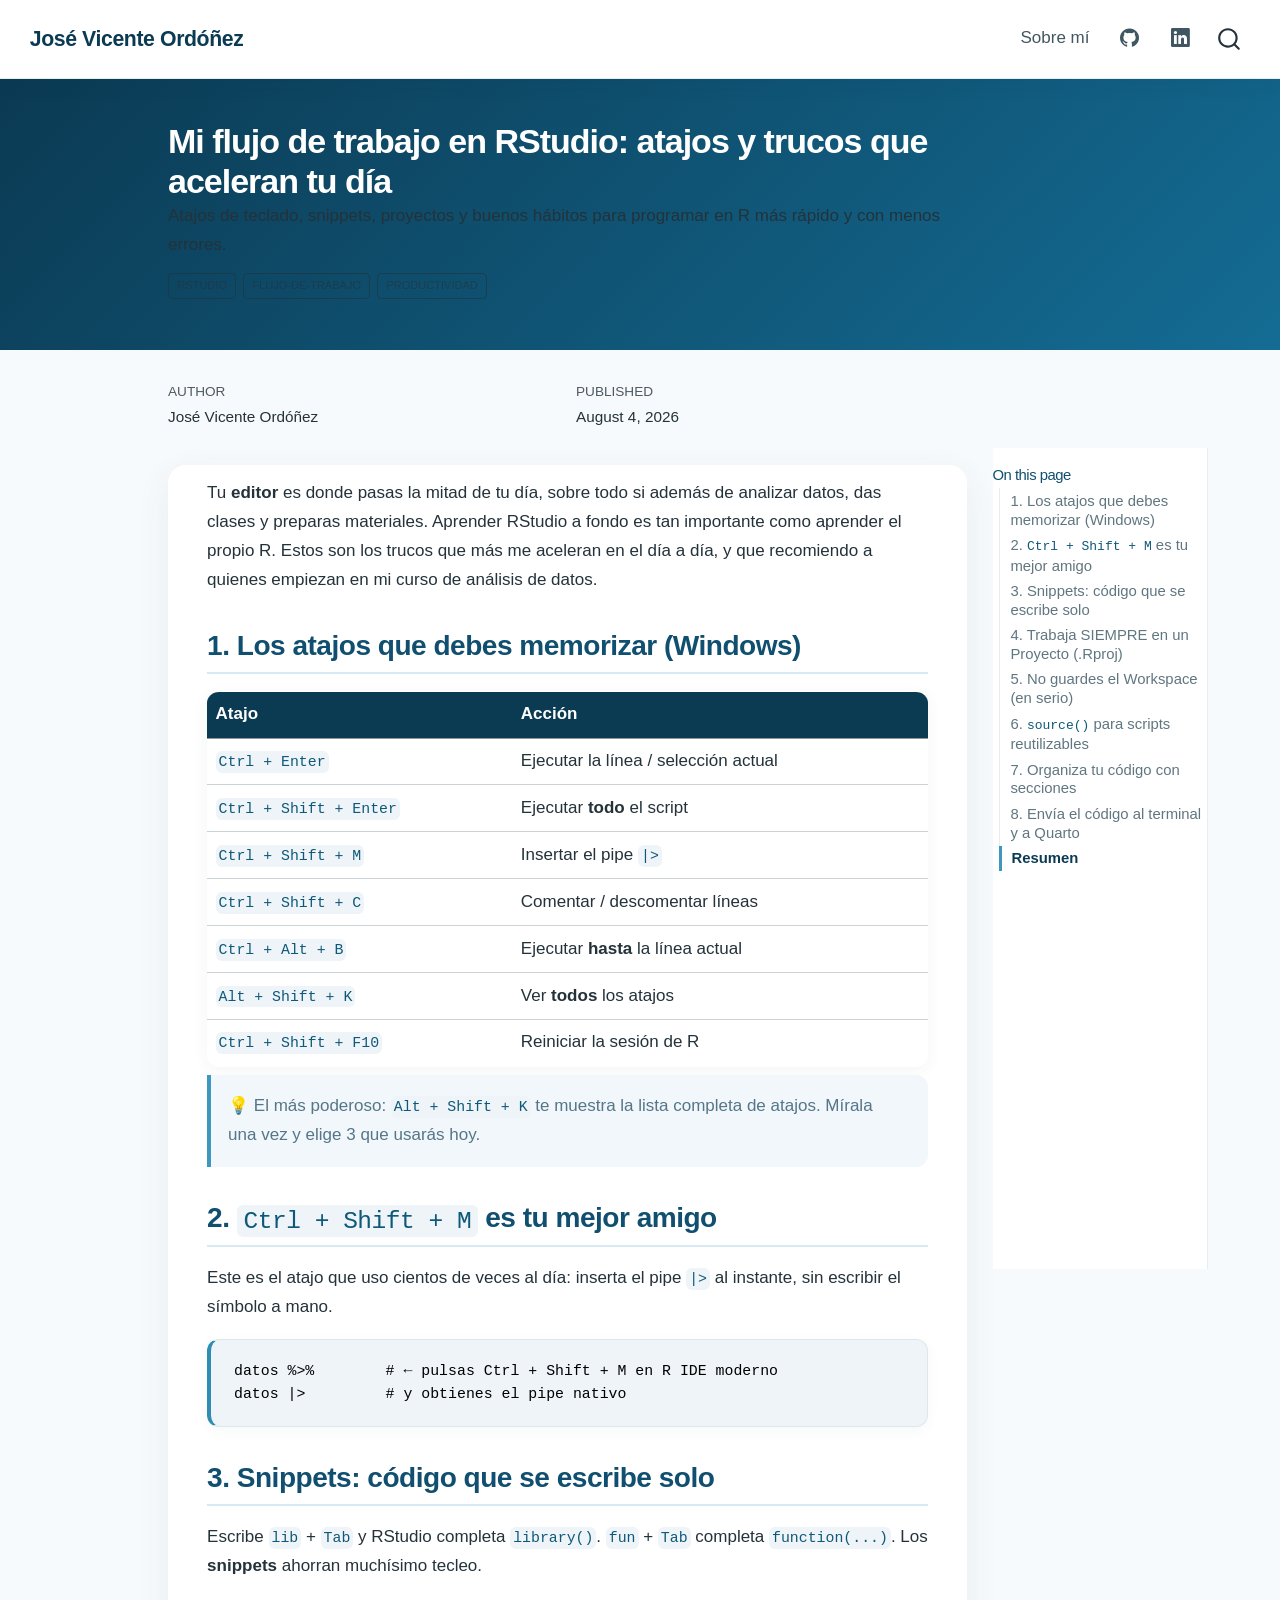
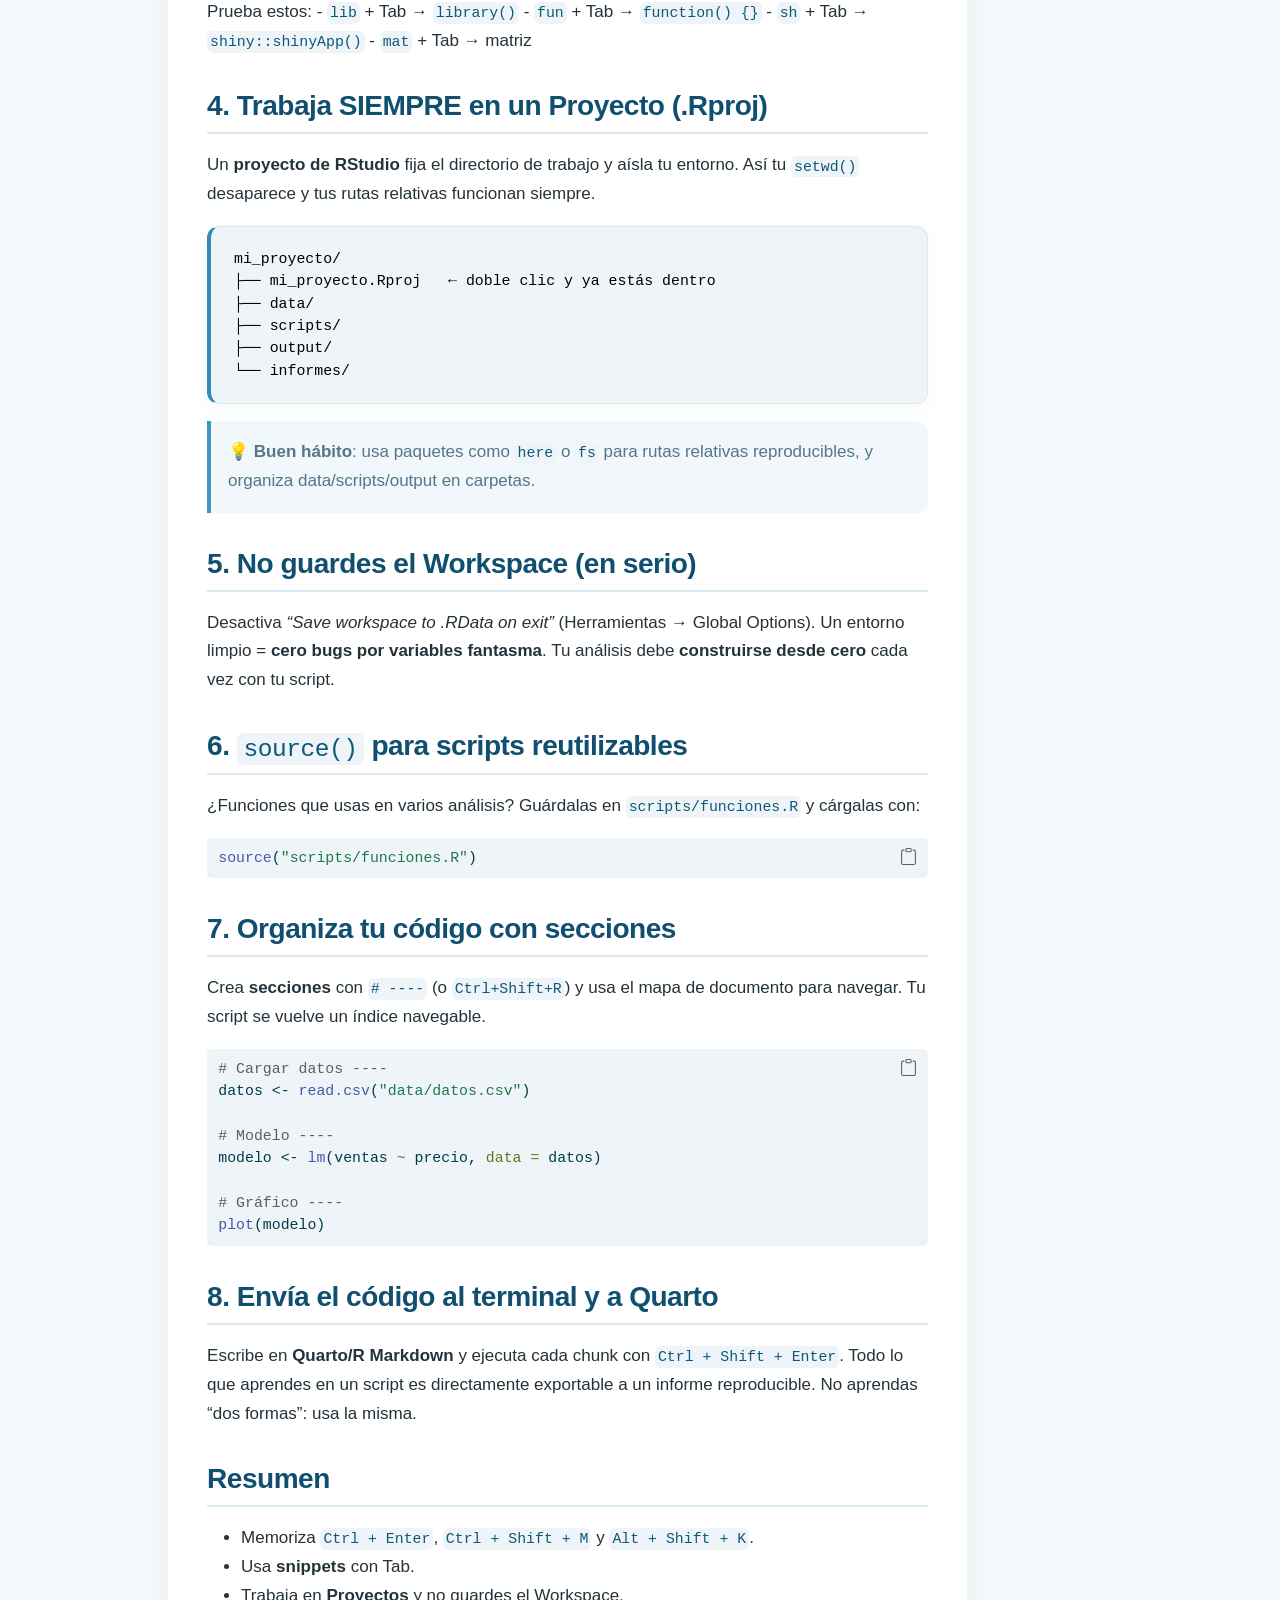
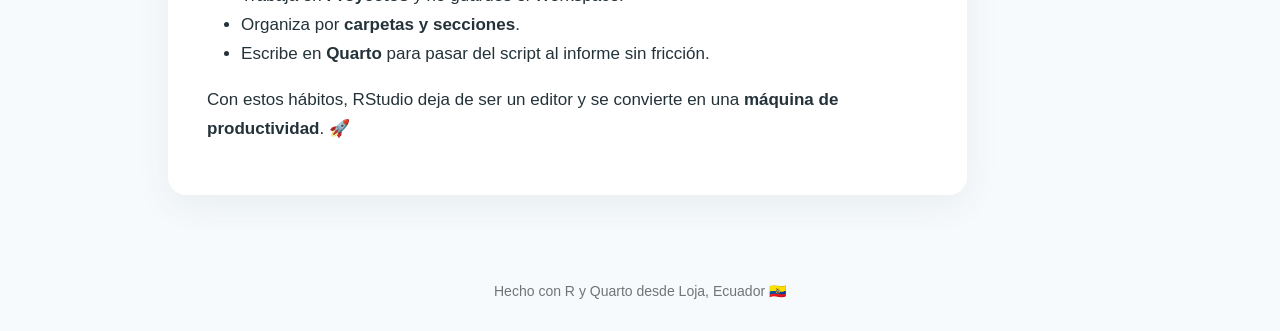
<file: docs/posts/rstudio-flujo/index.html>
<!DOCTYPE html>
<html xmlns="http://www.w3.org/1999/xhtml" lang="en" xml:lang="en"><head>

<meta charset="utf-8">
<meta name="generator" content="quarto-1.9.38">

<meta name="viewport" content="width=device-width, initial-scale=1.0, user-scalable=yes">

<meta name="author" content="José Vicente Ordóñez">
<meta name="dcterms.date" content="2026-08-04">
<meta name="description" content="Atajos de teclado, snippets, proyectos y buenos hábitos para programar en R más rápido y con menos errores.">

<title>Mi flujo de trabajo en RStudio: atajos y trucos que aceleran tu día – José Vicente Ordóñez</title>
<style>
/* Default styles provided by pandoc.
** See https://pandoc.org/MANUAL.html#variables-for-html for config info.
*/
code{white-space: pre-wrap;}
span.smallcaps{font-variant: small-caps;}
div.columns{display: flex; gap: min(4vw, 1.5em);}
div.column{flex: auto; overflow-x: auto;}
div.hanging-indent{margin-left: 1.5em; text-indent: -1.5em;}
ul.task-list{list-style: none;}
ul.task-list li input[type="checkbox"] {
  width: 0.8em;
  margin: 0 0.8em 0.2em -1em; /* quarto-specific, see https://github.com/quarto-dev/quarto-cli/issues/4556 */ 
  vertical-align: middle;
}
/* CSS for syntax highlighting */
html { -webkit-text-size-adjust: 100%; }
pre > code.sourceCode { white-space: pre; position: relative; }
pre > code.sourceCode > span { display: inline-block; line-height: 1.25; }
pre > code.sourceCode > span:empty { height: 1.2em; }
.sourceCode { overflow: visible; }
code.sourceCode > span { color: inherit; text-decoration: inherit; }
div.sourceCode { margin: 1em 0; }
pre.sourceCode { margin: 0; }
@media screen {
div.sourceCode { overflow: auto; }
}
@media print {
pre > code.sourceCode { white-space: pre-wrap; }
pre > code.sourceCode > span { text-indent: -5em; padding-left: 5em; }
}
pre.numberSource code
  { counter-reset: source-line 0; }
pre.numberSource code > span
  { position: relative; left: -4em; counter-increment: source-line; }
pre.numberSource code > span > a:first-child::before
  { content: counter(source-line);
    position: relative; left: -1em; text-align: right; vertical-align: baseline;
    border: none; display: inline-block;
    -webkit-touch-callout: none; -webkit-user-select: none;
    -khtml-user-select: none; -moz-user-select: none;
    -ms-user-select: none; user-select: none;
    padding: 0 4px; width: 4em;
  }
pre.numberSource { margin-left: 3em;  padding-left: 4px; }
div.sourceCode
  {   }
@media screen {
pre > code.sourceCode > span > a:first-child::before { text-decoration: underline; }
}
</style>


<script src="../../site_libs/quarto-nav/quarto-nav.js"></script>
<script src="../../site_libs/quarto-nav/headroom.min.js"></script>
<script src="../../site_libs/clipboard/clipboard.min.js"></script>
<script src="../../site_libs/quarto-search/autocomplete.umd.js"></script>
<script src="../../site_libs/quarto-search/fuse.min.js"></script>
<script src="../../site_libs/quarto-search/quarto-search.js"></script>
<meta name="quarto:offset" content="../../">
<script src="../../site_libs/quarto-html/quarto.js" type="module"></script>
<script src="../../site_libs/quarto-html/tabsets/tabsets.js" type="module"></script>
<script src="../../site_libs/quarto-html/popper.min.js"></script>
<script src="../../site_libs/quarto-html/tippy.umd.min.js"></script>
<script src="../../site_libs/quarto-html/anchor.min.js"></script>
<link href="../../site_libs/quarto-html/tippy.css" rel="stylesheet">
<link href="../../site_libs/quarto-html/quarto-syntax-highlighting-15634bcf2e68342d4ad2dfa704d543f6.css" rel="stylesheet" id="quarto-text-highlighting-styles">
<script src="../../site_libs/bootstrap/bootstrap.min.js"></script>
<link href="../../site_libs/bootstrap/bootstrap-icons.css" rel="stylesheet">
<link href="../../site_libs/bootstrap/bootstrap-fc3e0e11034d52fcd2f9e0a5364c13c6.min.css" rel="stylesheet" append-hash="true" id="quarto-bootstrap" data-mode="light">
<script id="quarto-search-options" type="application/json">{
  "location": "navbar",
  "copy-button": false,
  "collapse-after": 3,
  "panel-placement": "end",
  "type": "overlay",
  "limit": 50,
  "keyboard-shortcut": [
    "f",
    "/",
    "s"
  ],
  "show-item-context": false,
  "language": {
    "search-no-results-text": "No results",
    "search-matching-documents-text": "matching documents",
    "search-copy-link-title": "Copy link to search",
    "search-hide-matches-text": "Hide additional matches",
    "search-more-match-text": "more match in this document",
    "search-more-matches-text": "more matches in this document",
    "search-clear-button-title": "Clear",
    "search-text-placeholder": "",
    "search-detached-cancel-button-title": "Cancel",
    "search-submit-button-title": "Submit",
    "search-label": "Search"
  }
}</script>


<link rel="stylesheet" href="../../styles.css">
<meta property="og:title" content="Mi flujo de trabajo en RStudio: atajos y trucos que aceleran tu día – José Vicente Ordóñez">
<meta property="og:description" content="Atajos de teclado, snippets, proyectos y buenos hábitos para programar en R más rápido y con menos errores.">
<meta property="og:image" content="https://josevicente1980.github.io/Mi_primer_blog/posts/rstudio-flujo/profile.png">
<meta property="og:site_name" content="José Vicente Ordóñez">
</head>

<body class="nav-fixed quarto-light">

<div id="quarto-search-results"></div>
  <header id="quarto-header" class="headroom fixed-top quarto-banner">
    <nav class="navbar navbar-expand-lg " data-bs-theme="dark">
      <div class="navbar-container container-fluid">
      <div class="navbar-brand-container mx-auto">
    <a class="navbar-brand" href="../../index.html">
    <span class="navbar-title">José Vicente Ordóñez</span>
    </a>
  </div>
            <div id="quarto-search" class="" title="Search"></div>
          <button class="navbar-toggler" type="button" data-bs-toggle="collapse" data-bs-target="#navbarCollapse" aria-controls="navbarCollapse" role="menu" aria-expanded="false" aria-label="Toggle navigation" onclick="if (window.quartoToggleHeadroom) { window.quartoToggleHeadroom(); }">
  <span class="navbar-toggler-icon"></span>
</button>
          <div class="collapse navbar-collapse" id="navbarCollapse">
            <ul class="navbar-nav navbar-nav-scroll ms-auto">
  <li class="nav-item">
    <a class="nav-link" href="../../about.html"> 
<span class="menu-text">Sobre mí</span></a>
  </li>  
  <li class="nav-item compact">
    <a class="nav-link" href="https://github.com/josevicente1980"> <i class="bi bi-github" role="img">
</i> 
<span class="menu-text"></span></a>
  </li>  
  <li class="nav-item compact">
    <a class="nav-link" href="https://www.linkedin.com/in/jos%C3%A9-ord%C3%B3%C3%B1ez-b895a12a/"> <i class="bi bi-linkedin" role="img">
</i> 
<span class="menu-text"></span></a>
  </li>  
</ul>
          </div> <!-- /navcollapse -->
            <div class="quarto-navbar-tools">
</div>
      </div> <!-- /container-fluid -->
    </nav>
</header>
<!-- content -->
<header id="title-block-header" class="quarto-title-block default page-columns page-full">
  <div class="quarto-title-banner page-columns page-full">
    <div class="quarto-title column-body">
      <h1 class="title">Mi flujo de trabajo en RStudio: atajos y trucos que aceleran tu día</h1>
                  <div>
        <div class="description">
          Atajos de teclado, snippets, proyectos y buenos hábitos para programar en R más rápido y con menos errores.
        </div>
      </div>
                          <div class="quarto-categories">
                <div class="quarto-category">RStudio</div>
                <div class="quarto-category">flujo-de-trabajo</div>
                <div class="quarto-category">productividad</div>
              </div>
                  </div>
  </div>
    
  
  <div class="quarto-title-meta">

      <div>
      <div class="quarto-title-meta-heading">Author</div>
      <div class="quarto-title-meta-contents">
               <p>José Vicente Ordóñez </p>
            </div>
    </div>
      
      <div>
      <div class="quarto-title-meta-heading">Published</div>
      <div class="quarto-title-meta-contents">
        <p class="date">August 4, 2026</p>
      </div>
    </div>
    
      
    </div>
    
  
  </header><div id="quarto-content" class="quarto-container page-columns page-rows-contents page-layout-article page-navbar">
<!-- sidebar -->
<!-- margin-sidebar -->
    <div id="quarto-margin-sidebar" class="sidebar margin-sidebar">
        <nav id="TOC" role="doc-toc" class="toc-active">
    <h2 id="toc-title">On this page</h2>
   
  <ul>
  <li><a href="#los-atajos-que-debes-memorizar-windows" id="toc-los-atajos-que-debes-memorizar-windows" class="nav-link active" data-scroll-target="#los-atajos-que-debes-memorizar-windows">1. Los atajos que debes memorizar (Windows)</a></li>
  <li><a href="#ctrl-shift-m-es-tu-mejor-amigo" id="toc-ctrl-shift-m-es-tu-mejor-amigo" class="nav-link" data-scroll-target="#ctrl-shift-m-es-tu-mejor-amigo">2. <code>Ctrl + Shift + M</code> es tu mejor amigo</a></li>
  <li><a href="#snippets-código-que-se-escribe-solo" id="toc-snippets-código-que-se-escribe-solo" class="nav-link" data-scroll-target="#snippets-código-que-se-escribe-solo">3. Snippets: código que se escribe solo</a></li>
  <li><a href="#trabaja-siempre-en-un-proyecto-.rproj" id="toc-trabaja-siempre-en-un-proyecto-.rproj" class="nav-link" data-scroll-target="#trabaja-siempre-en-un-proyecto-.rproj">4. Trabaja SIEMPRE en un Proyecto (.Rproj)</a></li>
  <li><a href="#no-guardes-el-workspace-en-serio" id="toc-no-guardes-el-workspace-en-serio" class="nav-link" data-scroll-target="#no-guardes-el-workspace-en-serio">5. No guardes el Workspace (en serio)</a></li>
  <li><a href="#source-para-scripts-reutilizables" id="toc-source-para-scripts-reutilizables" class="nav-link" data-scroll-target="#source-para-scripts-reutilizables">6. <code>source()</code> para scripts reutilizables</a></li>
  <li><a href="#organiza-tu-código-con-secciones" id="toc-organiza-tu-código-con-secciones" class="nav-link" data-scroll-target="#organiza-tu-código-con-secciones">7. Organiza tu código con secciones</a></li>
  <li><a href="#envía-el-código-al-terminal-y-a-quarto" id="toc-envía-el-código-al-terminal-y-a-quarto" class="nav-link" data-scroll-target="#envía-el-código-al-terminal-y-a-quarto">8. Envía el código al terminal y a Quarto</a></li>
  <li><a href="#resumen" id="toc-resumen" class="nav-link" data-scroll-target="#resumen">Resumen</a></li>
  </ul>
</nav>
    </div>
<!-- main -->
<main class="content quarto-banner-title-block" id="quarto-document-content">





<p>Tu <strong>editor</strong> es donde pasas la mitad de tu día, sobre todo si además de analizar datos, das clases y preparas materiales. Aprender RStudio a fondo es tan importante como aprender el propio R. Estos son los trucos que más me aceleran en el día a día, y que recomiendo a quienes empiezan en mi curso de análisis de datos.</p>
<section id="los-atajos-que-debes-memorizar-windows" class="level2">
<h2 class="anchored" data-anchor-id="los-atajos-que-debes-memorizar-windows">1. Los atajos que debes memorizar (Windows)</h2>
<table class="caption-top table">
<thead>
<tr class="header">
<th>Atajo</th>
<th>Acción</th>
</tr>
</thead>
<tbody>
<tr class="odd">
<td><code>Ctrl + Enter</code></td>
<td>Ejecutar la línea / selección actual</td>
</tr>
<tr class="even">
<td><code>Ctrl + Shift + Enter</code></td>
<td>Ejecutar <strong>todo</strong> el script</td>
</tr>
<tr class="odd">
<td><code>Ctrl + Shift + M</code></td>
<td>Insertar el pipe <code>|&gt;</code></td>
</tr>
<tr class="even">
<td><code>Ctrl + Shift + C</code></td>
<td>Comentar / descomentar líneas</td>
</tr>
<tr class="odd">
<td><code>Ctrl + Alt + B</code></td>
<td>Ejecutar <strong>hasta</strong> la línea actual</td>
</tr>
<tr class="even">
<td><code>Alt + Shift + K</code></td>
<td>Ver <strong>todos</strong> los atajos</td>
</tr>
<tr class="odd">
<td><code>Ctrl + Shift + F10</code></td>
<td>Reiniciar la sesión de R</td>
</tr>
</tbody>
</table>
<blockquote class="blockquote">
<p>💡 El más poderoso: <code>Alt + Shift + K</code> te muestra la lista completa de atajos. Mírala una vez y elige 3 que usarás hoy.</p>
</blockquote>
</section>
<section id="ctrl-shift-m-es-tu-mejor-amigo" class="level2">
<h2 class="anchored" data-anchor-id="ctrl-shift-m-es-tu-mejor-amigo">2. <code>Ctrl + Shift + M</code> es tu mejor amigo</h2>
<p>Este es el atajo que uso cientos de veces al día: inserta el pipe <code>|&gt;</code> al instante, sin escribir el símbolo a mano.</p>
<pre><code>datos %&gt;%        # ← pulsas Ctrl + Shift + M en R IDE moderno
datos |&gt;         # y obtienes el pipe nativo</code></pre>
</section>
<section id="snippets-código-que-se-escribe-solo" class="level2">
<h2 class="anchored" data-anchor-id="snippets-código-que-se-escribe-solo">3. Snippets: código que se escribe solo</h2>
<p>Escribe <code>lib</code> + <code>Tab</code> y RStudio completa <code>library()</code>. <code>fun</code> + <code>Tab</code> completa <code>function(...)</code>. Los <strong>snippets</strong> ahorran muchísimo tecleo.</p>
<p>Prueba estos: - <code>lib</code> + Tab → <code>library()</code> - <code>fun</code> + Tab → <code>function() {}</code> - <code>sh</code> + Tab → <code>shiny::shinyApp()</code> - <code>mat</code> + Tab → matriz</p>
</section>
<section id="trabaja-siempre-en-un-proyecto-.rproj" class="level2">
<h2 class="anchored" data-anchor-id="trabaja-siempre-en-un-proyecto-.rproj">4. Trabaja SIEMPRE en un Proyecto (.Rproj)</h2>
<p>Un <strong>proyecto de RStudio</strong> fija el directorio de trabajo y aísla tu entorno. Así tu <code>setwd()</code> desaparece y tus rutas relativas funcionan siempre.</p>
<pre><code>mi_proyecto/
├── mi_proyecto.Rproj   ← doble clic y ya estás dentro
├── data/
├── scripts/
├── output/
└── informes/</code></pre>
<blockquote class="blockquote">
<p>💡 <strong>Buen hábito</strong>: usa paquetes como <code>here</code> o <code>fs</code> para rutas relativas reproducibles, y organiza data/scripts/output en carpetas.</p>
</blockquote>
</section>
<section id="no-guardes-el-workspace-en-serio" class="level2">
<h2 class="anchored" data-anchor-id="no-guardes-el-workspace-en-serio">5. No guardes el Workspace (en serio)</h2>
<p>Desactiva <em>“Save workspace to .RData on exit”</em> (Herramientas → Global Options). Un entorno limpio = <strong>cero bugs por variables fantasma</strong>. Tu análisis debe <strong>construirse desde cero</strong> cada vez con tu script.</p>
</section>
<section id="source-para-scripts-reutilizables" class="level2">
<h2 class="anchored" data-anchor-id="source-para-scripts-reutilizables">6. <code>source()</code> para scripts reutilizables</h2>
<p>¿Funciones que usas en varios análisis? Guárdalas en <code>scripts/funciones.R</code> y cárgalas con:</p>
<div class="code-copy-outer-scaffold"><div class="sourceCode" id="cb3"><pre class="sourceCode r code-with-copy"><code class="sourceCode r"><span id="cb3-1"><a href="#cb3-1" aria-hidden="true" tabindex="-1"></a><span class="fu">source</span>(<span class="st">"scripts/funciones.R"</span>)</span></code></pre></div><button title="Copy to Clipboard" class="code-copy-button"><i class="bi"></i></button></div>
</section>
<section id="organiza-tu-código-con-secciones" class="level2">
<h2 class="anchored" data-anchor-id="organiza-tu-código-con-secciones">7. Organiza tu código con secciones</h2>
<p>Crea <strong>secciones</strong> con <code># ----</code> (o <code>Ctrl+Shift+R</code>) y usa el mapa de documento para navegar. Tu script se vuelve un índice navegable.</p>
<div class="code-copy-outer-scaffold"><div class="sourceCode" id="cb4"><pre class="sourceCode r code-with-copy"><code class="sourceCode r"><span id="cb4-1"><a href="#cb4-1" aria-hidden="true" tabindex="-1"></a><span class="co"># Cargar datos ----</span></span>
<span id="cb4-2"><a href="#cb4-2" aria-hidden="true" tabindex="-1"></a>datos <span class="ot">&lt;-</span> <span class="fu">read.csv</span>(<span class="st">"data/datos.csv"</span>)</span>
<span id="cb4-3"><a href="#cb4-3" aria-hidden="true" tabindex="-1"></a></span>
<span id="cb4-4"><a href="#cb4-4" aria-hidden="true" tabindex="-1"></a><span class="co"># Modelo ----</span></span>
<span id="cb4-5"><a href="#cb4-5" aria-hidden="true" tabindex="-1"></a>modelo <span class="ot">&lt;-</span> <span class="fu">lm</span>(ventas <span class="sc">~</span> precio, <span class="at">data =</span> datos)</span>
<span id="cb4-6"><a href="#cb4-6" aria-hidden="true" tabindex="-1"></a></span>
<span id="cb4-7"><a href="#cb4-7" aria-hidden="true" tabindex="-1"></a><span class="co"># Gráfico ----</span></span>
<span id="cb4-8"><a href="#cb4-8" aria-hidden="true" tabindex="-1"></a><span class="fu">plot</span>(modelo)</span></code></pre></div><button title="Copy to Clipboard" class="code-copy-button"><i class="bi"></i></button></div>
</section>
<section id="envía-el-código-al-terminal-y-a-quarto" class="level2">
<h2 class="anchored" data-anchor-id="envía-el-código-al-terminal-y-a-quarto">8. Envía el código al terminal y a Quarto</h2>
<p>Escribe en <strong>Quarto/R Markdown</strong> y ejecuta cada chunk con <code>Ctrl + Shift + Enter</code>. Todo lo que aprendes en un script es directamente exportable a un informe reproducible. No aprendas “dos formas”: usa la misma.</p>
</section>
<section id="resumen" class="level2">
<h2 class="anchored" data-anchor-id="resumen">Resumen</h2>
<ul>
<li>Memoriza <code>Ctrl + Enter</code>, <code>Ctrl + Shift + M</code> y <code>Alt + Shift + K</code>.</li>
<li>Usa <strong>snippets</strong> con Tab.</li>
<li>Trabaja en <strong>Proyectos</strong> y no guardes el Workspace.</li>
<li>Organiza por <strong>carpetas y secciones</strong>.</li>
<li>Escribe en <strong>Quarto</strong> para pasar del script al informe sin fricción.</li>
</ul>
<p>Con estos hábitos, RStudio deja de ser un editor y se convierte en una <strong>máquina de productividad</strong>. 🚀</p>


</section>

</main> <!-- /main -->
<script id="quarto-html-after-body" type="application/javascript">
  window.document.addEventListener("DOMContentLoaded", function (event) {
    const icon = "";
    const anchorJS = new window.AnchorJS();
    anchorJS.options = {
      placement: 'right',
      icon: icon
    };
    anchorJS.add('.anchored');
    const isCodeAnnotation = (el) => {
      for (const clz of el.classList) {
        if (clz.startsWith('code-annotation-')) {                     
          return true;
        }
      }
      return false;
    }
    const onCopySuccess = function(e) {
      // button target
      const button = e.trigger;
      // don't keep focus
      button.blur();
      // flash "checked"
      button.classList.add('code-copy-button-checked');
      var currentTitle = button.getAttribute("title");
      button.setAttribute("title", "Copied!");
      let tooltip;
      if (window.bootstrap) {
        button.setAttribute("data-bs-toggle", "tooltip");
        button.setAttribute("data-bs-placement", "left");
        button.setAttribute("data-bs-title", "Copied!");
        tooltip = new bootstrap.Tooltip(button, 
          { trigger: "manual", 
            customClass: "code-copy-button-tooltip",
            offset: [0, -8]});
        tooltip.show();    
      }
      setTimeout(function() {
        if (tooltip) {
          tooltip.hide();
          button.removeAttribute("data-bs-title");
          button.removeAttribute("data-bs-toggle");
          button.removeAttribute("data-bs-placement");
        }
        button.setAttribute("title", currentTitle);
        button.classList.remove('code-copy-button-checked');
      }, 1000);
      // clear code selection
      e.clearSelection();
    }
    const getTextToCopy = function(trigger) {
      const outerScaffold = trigger.parentElement.cloneNode(true);
      const codeEl = outerScaffold.querySelector('code');
      for (const childEl of codeEl.children) {
        if (isCodeAnnotation(childEl)) {
          childEl.remove();
        }
      }
      return codeEl.innerText;
    }
    const clipboard = new window.ClipboardJS('.code-copy-button:not([data-in-quarto-modal])', {
      text: getTextToCopy
    });
    clipboard.on('success', onCopySuccess);
    if (window.document.getElementById('quarto-embedded-source-code-modal')) {
      const clipboardModal = new window.ClipboardJS('.code-copy-button[data-in-quarto-modal]', {
        text: getTextToCopy,
        container: window.document.getElementById('quarto-embedded-source-code-modal')
      });
      clipboardModal.on('success', onCopySuccess);
    }
      var localhostRegex = new RegExp(/^(?:http|https):\/\/localhost\:?[0-9]*\//);
      var mailtoRegex = new RegExp(/^mailto:/);
        var filterRegex = new RegExp("https:\/\/josevicente1980\.github\.io\/Mi_primer_blog\/");
      var isInternal = (href) => {
          return filterRegex.test(href) || localhostRegex.test(href) || mailtoRegex.test(href);
      }
      // Inspect non-navigation links and adorn them if external
     var links = window.document.querySelectorAll('a[href]:not(.nav-link):not(.navbar-brand):not(.toc-action):not(.sidebar-link):not(.sidebar-item-toggle):not(.pagination-link):not(.no-external):not([aria-hidden]):not(.dropdown-item):not(.quarto-navigation-tool):not(.about-link)');
      for (var i=0; i<links.length; i++) {
        const link = links[i];
        if (!isInternal(link.href)) {
          // undo the damage that might have been done by quarto-nav.js in the case of
          // links that we want to consider external
          if (link.dataset.originalHref !== undefined) {
            link.href = link.dataset.originalHref;
          }
        }
      }
    function tippyHover(el, contentFn, onTriggerFn, onUntriggerFn) {
      const config = {
        allowHTML: true,
        maxWidth: 500,
        delay: 100,
        arrow: false,
        appendTo: function(el) {
            return el.parentElement;
        },
        interactive: true,
        interactiveBorder: 10,
        theme: 'quarto',
        placement: 'bottom-start',
      };
      if (contentFn) {
        config.content = contentFn;
      }
      if (onTriggerFn) {
        config.onTrigger = onTriggerFn;
      }
      if (onUntriggerFn) {
        config.onUntrigger = onUntriggerFn;
      }
      window.tippy(el, config); 
    }
    const noterefs = window.document.querySelectorAll('a[role="doc-noteref"]');
    for (var i=0; i<noterefs.length; i++) {
      const ref = noterefs[i];
      tippyHover(ref, function() {
        // use id or data attribute instead here
        let href = ref.getAttribute('data-footnote-href') || ref.getAttribute('href');
        try { href = new URL(href).hash; } catch {}
        const id = href.replace(/^#\/?/, "");
        const note = window.document.getElementById(id);
        if (note) {
          return note.innerHTML;
        } else {
          return "";
        }
      });
    }
    const xrefs = window.document.querySelectorAll('a.quarto-xref');
    const processXRef = (id, note) => {
      // Strip column container classes
      const stripColumnClz = (el) => {
        el.classList.remove("page-full", "page-columns");
        if (el.children) {
          for (const child of el.children) {
            stripColumnClz(child);
          }
        }
      }
      stripColumnClz(note)
      if (id === null || id.startsWith('sec-')) {
        // Special case sections, only their first couple elements
        const container = document.createElement("div");
        if (note.children && note.children.length > 2) {
          container.appendChild(note.children[0].cloneNode(true));
          for (let i = 1; i < note.children.length; i++) {
            const child = note.children[i];
            if (child.tagName === "P" && child.innerText === "") {
              continue;
            } else {
              container.appendChild(child.cloneNode(true));
              break;
            }
          }
          if (window.Quarto?.typesetMath) {
            window.Quarto.typesetMath(container);
          }
          return container.innerHTML
        } else {
          if (window.Quarto?.typesetMath) {
            window.Quarto.typesetMath(note);
          }
          return note.innerHTML;
        }
      } else {
        // Remove any anchor links if they are present
        const anchorLink = note.querySelector('a.anchorjs-link');
        if (anchorLink) {
          anchorLink.remove();
        }
        if (window.Quarto?.typesetMath) {
          window.Quarto.typesetMath(note);
        }
        if (note.classList.contains("callout")) {
          return note.outerHTML;
        } else {
          return note.innerHTML;
        }
      }
    }
    for (var i=0; i<xrefs.length; i++) {
      const xref = xrefs[i];
      tippyHover(xref, undefined, function(instance) {
        instance.disable();
        let url = xref.getAttribute('href');
        let hash = undefined; 
        if (url.startsWith('#')) {
          hash = url;
        } else {
          try { hash = new URL(url).hash; } catch {}
        }
        if (hash) {
          const id = hash.replace(/^#\/?/, "");
          const note = window.document.getElementById(id);
          if (note !== null) {
            try {
              const html = processXRef(id, note.cloneNode(true));
              instance.setContent(html);
            } finally {
              instance.enable();
              instance.show();
            }
          } else {
            // See if we can fetch this
            fetch(url.split('#')[0])
            .then(res => res.text())
            .then(html => {
              const parser = new DOMParser();
              const htmlDoc = parser.parseFromString(html, "text/html");
              const note = htmlDoc.getElementById(id);
              if (note !== null) {
                const html = processXRef(id, note);
                instance.setContent(html);
              } 
            }).finally(() => {
              instance.enable();
              instance.show();
            });
          }
        } else {
          // See if we can fetch a full url (with no hash to target)
          // This is a special case and we should probably do some content thinning / targeting
          fetch(url)
          .then(res => res.text())
          .then(html => {
            const parser = new DOMParser();
            const htmlDoc = parser.parseFromString(html, "text/html");
            const note = htmlDoc.querySelector('main.content');
            if (note !== null) {
              // This should only happen for chapter cross references
              // (since there is no id in the URL)
              // remove the first header
              if (note.children.length > 0 && note.children[0].tagName === "HEADER") {
                note.children[0].remove();
              }
              const html = processXRef(null, note);
              instance.setContent(html);
            } 
          }).finally(() => {
            instance.enable();
            instance.show();
          });
        }
      }, function(instance) {
      });
    }
        let selectedAnnoteEl;
        const selectorForAnnotation = ( cell, annotation) => {
          let cellAttr = 'data-code-cell="' + cell + '"';
          let lineAttr = 'data-code-annotation="' +  annotation + '"';
          const selector = 'span[' + cellAttr + '][' + lineAttr + ']';
          return selector;
        }
        const selectCodeLines = (annoteEl) => {
          const doc = window.document;
          const targetCell = annoteEl.getAttribute("data-target-cell");
          const targetAnnotation = annoteEl.getAttribute("data-target-annotation");
          const annoteSpan = window.document.querySelector(selectorForAnnotation(targetCell, targetAnnotation));
          const lines = annoteSpan.getAttribute("data-code-lines").split(",");
          const lineIds = lines.map((line) => {
            return targetCell + "-" + line;
          })
          let top = null;
          let height = null;
          let parent = null;
          if (lineIds.length > 0) {
              //compute the position of the single el (top and bottom and make a div)
              const el = window.document.getElementById(lineIds[0]);
              top = el.offsetTop;
              height = el.offsetHeight;
              parent = el.parentElement.parentElement;
            if (lineIds.length > 1) {
              const lastEl = window.document.getElementById(lineIds[lineIds.length - 1]);
              const bottom = lastEl.offsetTop + lastEl.offsetHeight;
              height = bottom - top;
            }
            if (top !== null && height !== null && parent !== null) {
              // cook up a div (if necessary) and position it 
              let div = window.document.getElementById("code-annotation-line-highlight");
              if (div === null) {
                div = window.document.createElement("div");
                div.setAttribute("id", "code-annotation-line-highlight");
                div.style.position = 'absolute';
                parent.appendChild(div);
              }
              div.style.top = top - 2 + "px";
              div.style.height = height + 4 + "px";
              div.style.left = 0;
              let gutterDiv = window.document.getElementById("code-annotation-line-highlight-gutter");
              if (gutterDiv === null) {
                gutterDiv = window.document.createElement("div");
                gutterDiv.setAttribute("id", "code-annotation-line-highlight-gutter");
                gutterDiv.style.position = 'absolute';
                const codeCell = window.document.getElementById(targetCell);
                const gutter = codeCell.querySelector('.code-annotation-gutter');
                gutter.appendChild(gutterDiv);
              }
              gutterDiv.style.top = top - 2 + "px";
              gutterDiv.style.height = height + 4 + "px";
            }
            selectedAnnoteEl = annoteEl;
          }
        };
        const unselectCodeLines = () => {
          const elementsIds = ["code-annotation-line-highlight", "code-annotation-line-highlight-gutter"];
          elementsIds.forEach((elId) => {
            const div = window.document.getElementById(elId);
            if (div) {
              div.remove();
            }
          });
          selectedAnnoteEl = undefined;
        };
          // Handle positioning of the toggle
      window.addEventListener(
        "resize",
        throttle(() => {
          elRect = undefined;
          if (selectedAnnoteEl) {
            selectCodeLines(selectedAnnoteEl);
          }
        }, 10)
      );
      function throttle(fn, ms) {
      let throttle = false;
      let timer;
        return (...args) => {
          if(!throttle) { // first call gets through
              fn.apply(this, args);
              throttle = true;
          } else { // all the others get throttled
              if(timer) clearTimeout(timer); // cancel #2
              timer = setTimeout(() => {
                fn.apply(this, args);
                timer = throttle = false;
              }, ms);
          }
        };
      }
        // Attach click handler to the DT
        const annoteDls = window.document.querySelectorAll('dt[data-target-cell]');
        for (const annoteDlNode of annoteDls) {
          annoteDlNode.addEventListener('click', (event) => {
            const clickedEl = event.target;
            if (clickedEl !== selectedAnnoteEl) {
              unselectCodeLines();
              const activeEl = window.document.querySelector('dt[data-target-cell].code-annotation-active');
              if (activeEl) {
                activeEl.classList.remove('code-annotation-active');
              }
              selectCodeLines(clickedEl);
              clickedEl.classList.add('code-annotation-active');
            } else {
              // Unselect the line
              unselectCodeLines();
              clickedEl.classList.remove('code-annotation-active');
            }
          });
        }
    const findCites = (el) => {
      const parentEl = el.parentElement;
      if (parentEl) {
        const cites = parentEl.dataset.cites;
        if (cites) {
          return {
            el,
            cites: cites.split(' ')
          };
        } else {
          return findCites(el.parentElement)
        }
      } else {
        return undefined;
      }
    };
    var bibliorefs = window.document.querySelectorAll('a[role="doc-biblioref"]');
    for (var i=0; i<bibliorefs.length; i++) {
      const ref = bibliorefs[i];
      const citeInfo = findCites(ref);
      if (citeInfo) {
        tippyHover(citeInfo.el, function() {
          var popup = window.document.createElement('div');
          citeInfo.cites.forEach(function(cite) {
            var citeDiv = window.document.createElement('div');
            citeDiv.classList.add('hanging-indent');
            citeDiv.classList.add('csl-entry');
            var biblioDiv = window.document.getElementById('ref-' + cite);
            if (biblioDiv) {
              citeDiv.innerHTML = biblioDiv.innerHTML;
            }
            popup.appendChild(citeDiv);
          });
          return popup.innerHTML;
        });
      }
    }
  });
  </script>
</div> <!-- /content -->
<footer class="footer">
  <div class="nav-footer">
    <div class="nav-footer-left">
      &nbsp;
    </div>   
    <div class="nav-footer-center">
<p>Hecho con R y Quarto desde Loja, Ecuador 🇪🇨</p>
</div>
    <div class="nav-footer-right">
      &nbsp;
    </div>
  </div>
</footer>




</body></html>
</file>
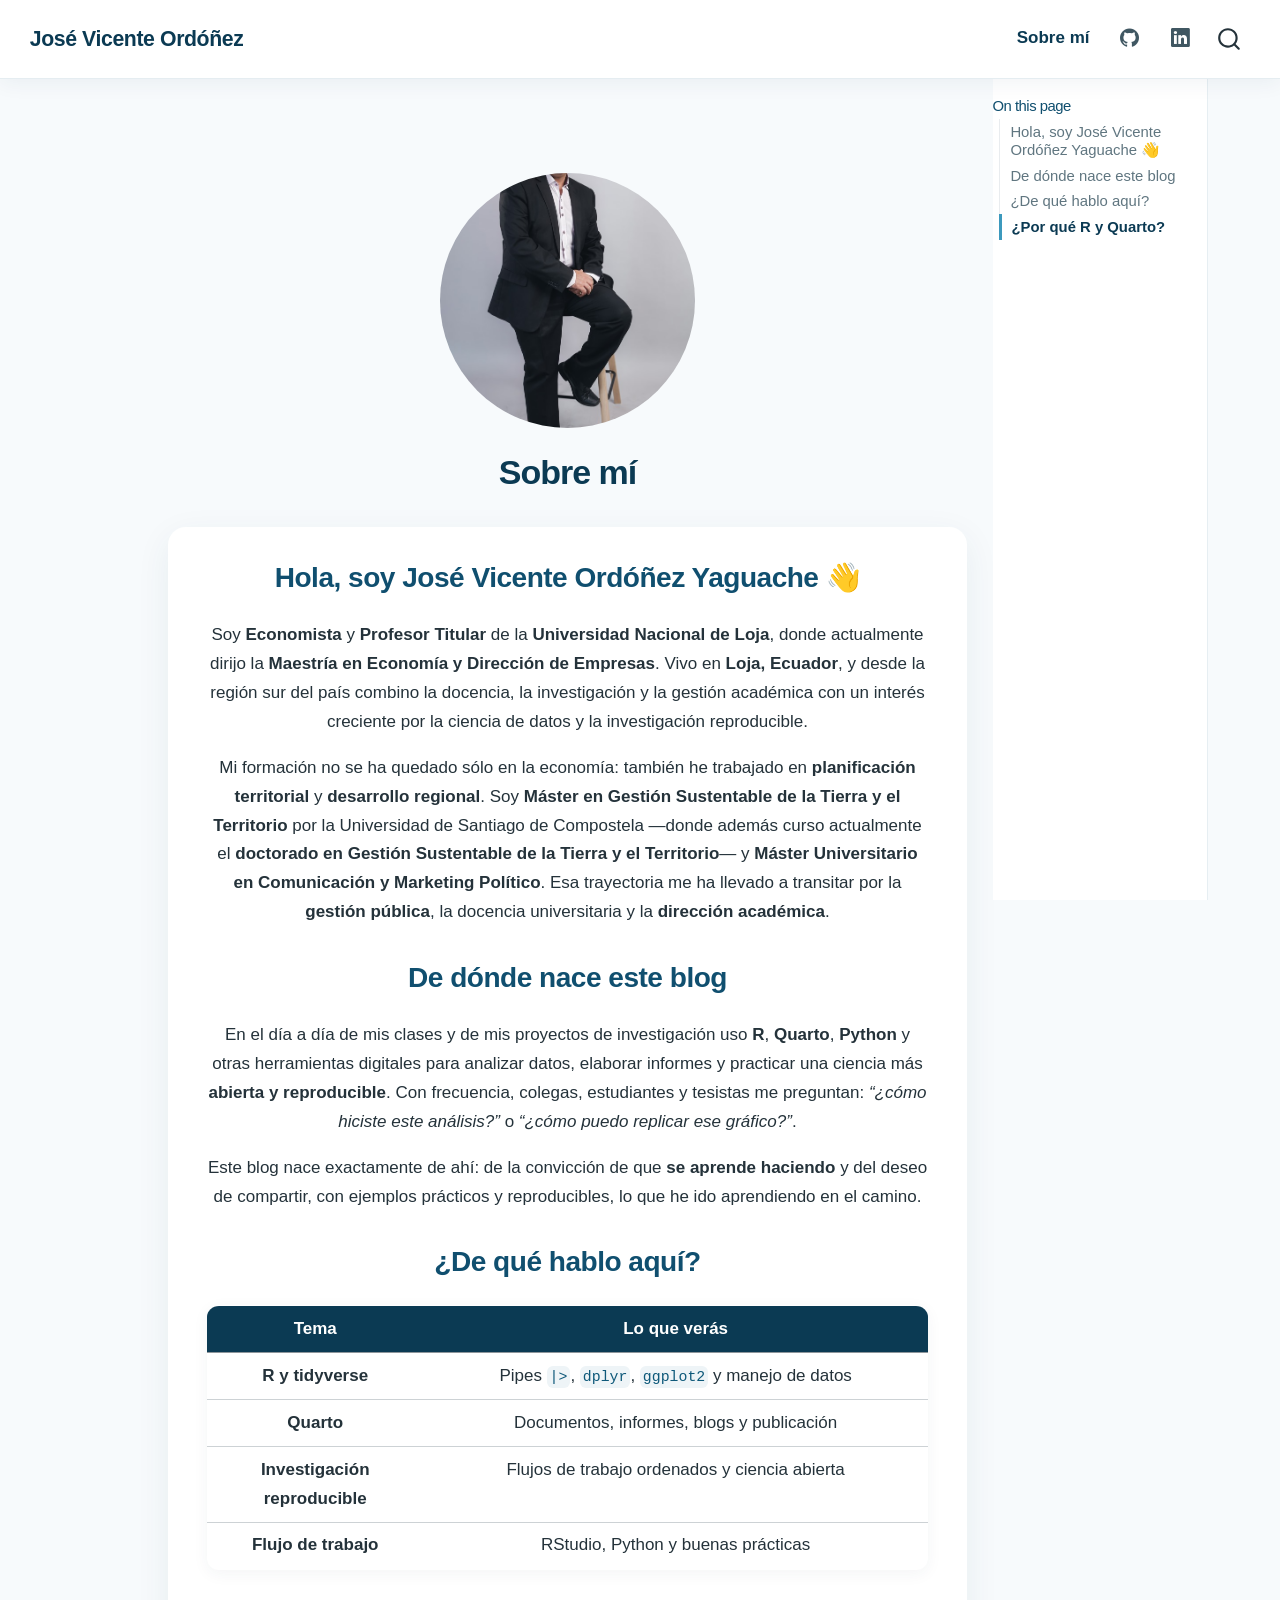
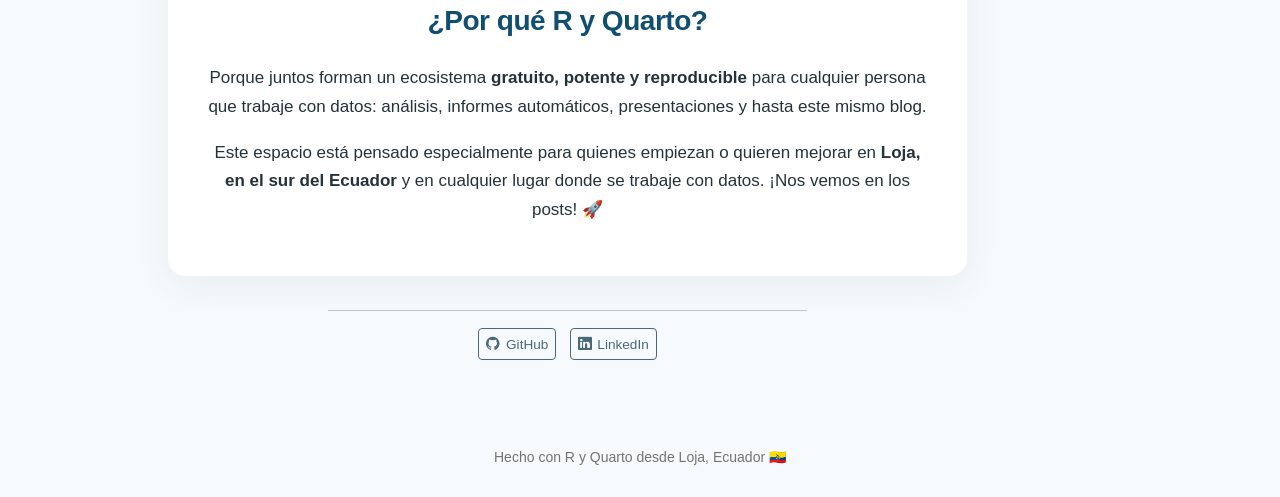
<file: docs/about.html>
<!DOCTYPE html>
<html xmlns="http://www.w3.org/1999/xhtml" lang="en" xml:lang="en"><head>

<meta charset="utf-8">
<meta name="generator" content="quarto-1.9.38">

<meta name="viewport" content="width=device-width, initial-scale=1.0, user-scalable=yes">


<title>Sobre mí – José Vicente Ordóñez</title>
<style>
/* Default styles provided by pandoc.
** See https://pandoc.org/MANUAL.html#variables-for-html for config info.
*/
code{white-space: pre-wrap;}
span.smallcaps{font-variant: small-caps;}
div.columns{display: flex; gap: min(4vw, 1.5em);}
div.column{flex: auto; overflow-x: auto;}
div.hanging-indent{margin-left: 1.5em; text-indent: -1.5em;}
ul.task-list{list-style: none;}
ul.task-list li input[type="checkbox"] {
  width: 0.8em;
  margin: 0 0.8em 0.2em -1em; /* quarto-specific, see https://github.com/quarto-dev/quarto-cli/issues/4556 */ 
  vertical-align: middle;
}
</style>


<script src="site_libs/quarto-nav/quarto-nav.js"></script>
<script src="site_libs/quarto-nav/headroom.min.js"></script>
<script src="site_libs/clipboard/clipboard.min.js"></script>
<script src="site_libs/quarto-search/autocomplete.umd.js"></script>
<script src="site_libs/quarto-search/fuse.min.js"></script>
<script src="site_libs/quarto-search/quarto-search.js"></script>
<meta name="quarto:offset" content="./">
<script src="site_libs/quarto-html/quarto.js" type="module"></script>
<script src="site_libs/quarto-html/tabsets/tabsets.js" type="module"></script>
<script src="site_libs/quarto-html/popper.min.js"></script>
<script src="site_libs/quarto-html/tippy.umd.min.js"></script>
<link href="site_libs/quarto-html/tippy.css" rel="stylesheet">
<link href="site_libs/quarto-html/quarto-syntax-highlighting-15634bcf2e68342d4ad2dfa704d543f6.css" rel="stylesheet" id="quarto-text-highlighting-styles">
<script src="site_libs/bootstrap/bootstrap.min.js"></script>
<link href="site_libs/bootstrap/bootstrap-icons.css" rel="stylesheet">
<link href="site_libs/bootstrap/bootstrap-fc3e0e11034d52fcd2f9e0a5364c13c6.min.css" rel="stylesheet" append-hash="true" id="quarto-bootstrap" data-mode="light">
<script id="quarto-search-options" type="application/json">{
  "location": "navbar",
  "copy-button": false,
  "collapse-after": 3,
  "panel-placement": "end",
  "type": "overlay",
  "limit": 50,
  "keyboard-shortcut": [
    "f",
    "/",
    "s"
  ],
  "show-item-context": false,
  "language": {
    "search-no-results-text": "No results",
    "search-matching-documents-text": "matching documents",
    "search-copy-link-title": "Copy link to search",
    "search-hide-matches-text": "Hide additional matches",
    "search-more-match-text": "more match in this document",
    "search-more-matches-text": "more matches in this document",
    "search-clear-button-title": "Clear",
    "search-text-placeholder": "",
    "search-detached-cancel-button-title": "Cancel",
    "search-submit-button-title": "Submit",
    "search-label": "Search"
  }
}</script>


<link rel="stylesheet" href="styles.css">
<meta property="og:title" content="Sobre mí – José Vicente Ordóñez">
<meta property="og:description" content="Blog de R, Quarto y análisis de datos con ejemplos prácticos, reproducibles y en español, escritos desde Loja, Ecuador.">
<meta property="og:image" content="https://josevicente1980.github.io/Mi_primer_blog/profile.png">
<meta property="og:site_name" content="José Vicente Ordóñez">
<meta property="og:image:height" content="884">
<meta property="og:image:width" content="577">
</head>

<body class="nav-fixed quarto-light">

<div id="quarto-search-results"></div>
  <header id="quarto-header" class="headroom fixed-top">
    <nav class="navbar navbar-expand-lg " data-bs-theme="dark">
      <div class="navbar-container container-fluid">
      <div class="navbar-brand-container mx-auto">
    <a class="navbar-brand" href="./index.html">
    <span class="navbar-title">José Vicente Ordóñez</span>
    </a>
  </div>
            <div id="quarto-search" class="" title="Search"></div>
          <button class="navbar-toggler" type="button" data-bs-toggle="collapse" data-bs-target="#navbarCollapse" aria-controls="navbarCollapse" role="menu" aria-expanded="false" aria-label="Toggle navigation" onclick="if (window.quartoToggleHeadroom) { window.quartoToggleHeadroom(); }">
  <span class="navbar-toggler-icon"></span>
</button>
          <div class="collapse navbar-collapse" id="navbarCollapse">
            <ul class="navbar-nav navbar-nav-scroll ms-auto">
  <li class="nav-item">
    <a class="nav-link active" href="./about.html" aria-current="page"> 
<span class="menu-text">Sobre mí</span></a>
  </li>  
  <li class="nav-item compact">
    <a class="nav-link" href="https://github.com/josevicente1980"> <i class="bi bi-github" role="img">
</i> 
<span class="menu-text"></span></a>
  </li>  
  <li class="nav-item compact">
    <a class="nav-link" href="https://www.linkedin.com/in/jos%C3%A9-ord%C3%B3%C3%B1ez-b895a12a/"> <i class="bi bi-linkedin" role="img">
</i> 
<span class="menu-text"></span></a>
  </li>  
</ul>
          </div> <!-- /navcollapse -->
            <div class="quarto-navbar-tools">
</div>
      </div> <!-- /container-fluid -->
    </nav>
</header>
<!-- content -->
<div id="quarto-content" class="quarto-container page-columns page-rows-contents page-layout-article page-navbar">
<!-- sidebar -->
<!-- margin-sidebar -->
    <div id="quarto-margin-sidebar" class="sidebar margin-sidebar">
        <nav id="TOC" role="doc-toc" class="toc-active">
    <h2 id="toc-title">On this page</h2>
  <ul>
  <li><a href="#hola-soy-josé-vicente-ordóñez-yaguache" id="toc-hola-soy-josé-vicente-ordóñez-yaguache" class="nav-link active" data-scroll-target="#hola-soy-josé-vicente-ordóñez-yaguache">Hola, soy José Vicente Ordóñez Yaguache 👋</a></li>
  <li><a href="#de-dónde-nace-este-blog" id="toc-de-dónde-nace-este-blog" class="nav-link" data-scroll-target="#de-dónde-nace-este-blog">De dónde nace este blog</a></li>
  <li><a href="#de-qué-hablo-aquí" id="toc-de-qué-hablo-aquí" class="nav-link" data-scroll-target="#de-qué-hablo-aquí">¿De qué hablo aquí?</a></li>
  <li><a href="#por-qué-r-y-quarto" id="toc-por-qué-r-y-quarto" class="nav-link" data-scroll-target="#por-qué-r-y-quarto">¿Por qué R y Quarto?</a></li>
  </ul>
</nav>
    </div>
<!-- main -->
<div class="quarto-about-jolla">
  <img src="profile.png" class="about-image
  round " style="height: 15em; width: 15em;">
 <header id="title-block-header" class="quarto-title-block default">
<div class="quarto-title">
<h1 class="title">Sobre mí</h1>
</div>
<div class="quarto-title-meta">
  </div>
</header><main class="content" id="quarto-document-content">

<section id="hola-soy-josé-vicente-ordóñez-yaguache" class="level2">
<h2 data-anchor-id="hola-soy-josé-vicente-ordóñez-yaguache">Hola, soy José Vicente Ordóñez Yaguache 👋</h2>
<p>Soy <strong>Economista</strong> y <strong>Profesor Titular</strong> de la <strong>Universidad Nacional de Loja</strong>, donde actualmente dirijo la <strong>Maestría en Economía y Dirección de Empresas</strong>. Vivo en <strong>Loja, Ecuador</strong>, y desde la región sur del país combino la docencia, la investigación y la gestión académica con un interés creciente por la ciencia de datos y la investigación reproducible.</p>
<p>Mi formación no se ha quedado sólo en la economía: también he trabajado en <strong>planificación territorial</strong> y <strong>desarrollo regional</strong>. Soy <strong>Máster en Gestión Sustentable de la Tierra y el Territorio</strong> por la Universidad de Santiago de Compostela —donde además curso actualmente el <strong>doctorado en Gestión Sustentable de la Tierra y el Territorio</strong>— y <strong>Máster Universitario en Comunicación y Marketing Político</strong>. Esa trayectoria me ha llevado a transitar por la <strong>gestión pública</strong>, la docencia universitaria y la <strong>dirección académica</strong>.</p>
</section>
<section id="de-dónde-nace-este-blog" class="level2">
<h2 data-anchor-id="de-dónde-nace-este-blog">De dónde nace este blog</h2>
<p>En el día a día de mis clases y de mis proyectos de investigación uso <strong>R</strong>, <strong>Quarto</strong>, <strong>Python</strong> y otras herramientas digitales para analizar datos, elaborar informes y practicar una ciencia más <strong>abierta y reproducible</strong>. Con frecuencia, colegas, estudiantes y tesistas me preguntan: <em>“¿cómo hiciste este análisis?”</em> o <em>“¿cómo puedo replicar ese gráfico?”</em>.</p>
<p>Este blog nace exactamente de ahí: de la convicción de que <strong>se aprende haciendo</strong> y del deseo de compartir, con ejemplos prácticos y reproducibles, lo que he ido aprendiendo en el camino.</p>
</section>
<section id="de-qué-hablo-aquí" class="level2">
<h2 data-anchor-id="de-qué-hablo-aquí">¿De qué hablo aquí?</h2>
<table class="caption-top table">
<colgroup>
<col style="width: 30%">
<col style="width: 70%">
</colgroup>
<thead>
<tr class="header">
<th>Tema</th>
<th>Lo que verás</th>
</tr>
</thead>
<tbody>
<tr class="odd">
<td><strong>R y tidyverse</strong></td>
<td>Pipes <code>|&gt;</code>, <code>dplyr</code>, <code>ggplot2</code> y manejo de datos</td>
</tr>
<tr class="even">
<td><strong>Quarto</strong></td>
<td>Documentos, informes, blogs y publicación</td>
</tr>
<tr class="odd">
<td><strong>Investigación reproducible</strong></td>
<td>Flujos de trabajo ordenados y ciencia abierta</td>
</tr>
<tr class="even">
<td><strong>Flujo de trabajo</strong></td>
<td>RStudio, Python y buenas prácticas</td>
</tr>
</tbody>
</table>
</section>
<section id="por-qué-r-y-quarto" class="level2">
<h2 data-anchor-id="por-qué-r-y-quarto">¿Por qué R y Quarto?</h2>
<p>Porque juntos forman un ecosistema <strong>gratuito, potente y reproducible</strong> para cualquier persona que trabaje con datos: análisis, informes automáticos, presentaciones y hasta este mismo blog.</p>
<p>Este espacio está pensado especialmente para quienes empiezan o quieren mejorar en <strong>Loja, en el sur del Ecuador</strong> y en cualquier lugar donde se trabaje con datos. ¡Nos vemos en los posts! 🚀</p>


</section>
</main> 
  <hr class="about-sep">
   <div class="about-links">
  <a href="https://github.com/josevicente1980" class="about-link" rel="" target="">
    <i class="bi bi-github"></i>
     <span class="about-link-text">GitHub</span>
  </a>
  <a href="https://www.linkedin.com/in/jos%C3%A9-ord%C3%B3%C3%B1ez-b895a12a/" class="about-link" rel="" target="">
    <i class="bi bi-linkedin"></i>
     <span class="about-link-text">LinkedIn</span>
  </a>
</div>
</div>
 <!-- /main -->
<script id="quarto-html-after-body" type="application/javascript">
  window.document.addEventListener("DOMContentLoaded", function (event) {
    const isCodeAnnotation = (el) => {
      for (const clz of el.classList) {
        if (clz.startsWith('code-annotation-')) {                     
          return true;
        }
      }
      return false;
    }
    const onCopySuccess = function(e) {
      // button target
      const button = e.trigger;
      // don't keep focus
      button.blur();
      // flash "checked"
      button.classList.add('code-copy-button-checked');
      var currentTitle = button.getAttribute("title");
      button.setAttribute("title", "Copied!");
      let tooltip;
      if (window.bootstrap) {
        button.setAttribute("data-bs-toggle", "tooltip");
        button.setAttribute("data-bs-placement", "left");
        button.setAttribute("data-bs-title", "Copied!");
        tooltip = new bootstrap.Tooltip(button, 
          { trigger: "manual", 
            customClass: "code-copy-button-tooltip",
            offset: [0, -8]});
        tooltip.show();    
      }
      setTimeout(function() {
        if (tooltip) {
          tooltip.hide();
          button.removeAttribute("data-bs-title");
          button.removeAttribute("data-bs-toggle");
          button.removeAttribute("data-bs-placement");
        }
        button.setAttribute("title", currentTitle);
        button.classList.remove('code-copy-button-checked');
      }, 1000);
      // clear code selection
      e.clearSelection();
    }
    const getTextToCopy = function(trigger) {
      const outerScaffold = trigger.parentElement.cloneNode(true);
      const codeEl = outerScaffold.querySelector('code');
      for (const childEl of codeEl.children) {
        if (isCodeAnnotation(childEl)) {
          childEl.remove();
        }
      }
      return codeEl.innerText;
    }
    const clipboard = new window.ClipboardJS('.code-copy-button:not([data-in-quarto-modal])', {
      text: getTextToCopy
    });
    clipboard.on('success', onCopySuccess);
    if (window.document.getElementById('quarto-embedded-source-code-modal')) {
      const clipboardModal = new window.ClipboardJS('.code-copy-button[data-in-quarto-modal]', {
        text: getTextToCopy,
        container: window.document.getElementById('quarto-embedded-source-code-modal')
      });
      clipboardModal.on('success', onCopySuccess);
    }
      var localhostRegex = new RegExp(/^(?:http|https):\/\/localhost\:?[0-9]*\//);
      var mailtoRegex = new RegExp(/^mailto:/);
        var filterRegex = new RegExp("https:\/\/josevicente1980\.github\.io\/Mi_primer_blog\/");
      var isInternal = (href) => {
          return filterRegex.test(href) || localhostRegex.test(href) || mailtoRegex.test(href);
      }
      // Inspect non-navigation links and adorn them if external
     var links = window.document.querySelectorAll('a[href]:not(.nav-link):not(.navbar-brand):not(.toc-action):not(.sidebar-link):not(.sidebar-item-toggle):not(.pagination-link):not(.no-external):not([aria-hidden]):not(.dropdown-item):not(.quarto-navigation-tool):not(.about-link)');
      for (var i=0; i<links.length; i++) {
        const link = links[i];
        if (!isInternal(link.href)) {
          // undo the damage that might have been done by quarto-nav.js in the case of
          // links that we want to consider external
          if (link.dataset.originalHref !== undefined) {
            link.href = link.dataset.originalHref;
          }
        }
      }
    function tippyHover(el, contentFn, onTriggerFn, onUntriggerFn) {
      const config = {
        allowHTML: true,
        maxWidth: 500,
        delay: 100,
        arrow: false,
        appendTo: function(el) {
            return el.parentElement;
        },
        interactive: true,
        interactiveBorder: 10,
        theme: 'quarto',
        placement: 'bottom-start',
      };
      if (contentFn) {
        config.content = contentFn;
      }
      if (onTriggerFn) {
        config.onTrigger = onTriggerFn;
      }
      if (onUntriggerFn) {
        config.onUntrigger = onUntriggerFn;
      }
      window.tippy(el, config); 
    }
    const noterefs = window.document.querySelectorAll('a[role="doc-noteref"]');
    for (var i=0; i<noterefs.length; i++) {
      const ref = noterefs[i];
      tippyHover(ref, function() {
        // use id or data attribute instead here
        let href = ref.getAttribute('data-footnote-href') || ref.getAttribute('href');
        try { href = new URL(href).hash; } catch {}
        const id = href.replace(/^#\/?/, "");
        const note = window.document.getElementById(id);
        if (note) {
          return note.innerHTML;
        } else {
          return "";
        }
      });
    }
    const xrefs = window.document.querySelectorAll('a.quarto-xref');
    const processXRef = (id, note) => {
      // Strip column container classes
      const stripColumnClz = (el) => {
        el.classList.remove("page-full", "page-columns");
        if (el.children) {
          for (const child of el.children) {
            stripColumnClz(child);
          }
        }
      }
      stripColumnClz(note)
      if (id === null || id.startsWith('sec-')) {
        // Special case sections, only their first couple elements
        const container = document.createElement("div");
        if (note.children && note.children.length > 2) {
          container.appendChild(note.children[0].cloneNode(true));
          for (let i = 1; i < note.children.length; i++) {
            const child = note.children[i];
            if (child.tagName === "P" && child.innerText === "") {
              continue;
            } else {
              container.appendChild(child.cloneNode(true));
              break;
            }
          }
          if (window.Quarto?.typesetMath) {
            window.Quarto.typesetMath(container);
          }
          return container.innerHTML
        } else {
          if (window.Quarto?.typesetMath) {
            window.Quarto.typesetMath(note);
          }
          return note.innerHTML;
        }
      } else {
        // Remove any anchor links if they are present
        const anchorLink = note.querySelector('a.anchorjs-link');
        if (anchorLink) {
          anchorLink.remove();
        }
        if (window.Quarto?.typesetMath) {
          window.Quarto.typesetMath(note);
        }
        if (note.classList.contains("callout")) {
          return note.outerHTML;
        } else {
          return note.innerHTML;
        }
      }
    }
    for (var i=0; i<xrefs.length; i++) {
      const xref = xrefs[i];
      tippyHover(xref, undefined, function(instance) {
        instance.disable();
        let url = xref.getAttribute('href');
        let hash = undefined; 
        if (url.startsWith('#')) {
          hash = url;
        } else {
          try { hash = new URL(url).hash; } catch {}
        }
        if (hash) {
          const id = hash.replace(/^#\/?/, "");
          const note = window.document.getElementById(id);
          if (note !== null) {
            try {
              const html = processXRef(id, note.cloneNode(true));
              instance.setContent(html);
            } finally {
              instance.enable();
              instance.show();
            }
          } else {
            // See if we can fetch this
            fetch(url.split('#')[0])
            .then(res => res.text())
            .then(html => {
              const parser = new DOMParser();
              const htmlDoc = parser.parseFromString(html, "text/html");
              const note = htmlDoc.getElementById(id);
              if (note !== null) {
                const html = processXRef(id, note);
                instance.setContent(html);
              } 
            }).finally(() => {
              instance.enable();
              instance.show();
            });
          }
        } else {
          // See if we can fetch a full url (with no hash to target)
          // This is a special case and we should probably do some content thinning / targeting
          fetch(url)
          .then(res => res.text())
          .then(html => {
            const parser = new DOMParser();
            const htmlDoc = parser.parseFromString(html, "text/html");
            const note = htmlDoc.querySelector('main.content');
            if (note !== null) {
              // This should only happen for chapter cross references
              // (since there is no id in the URL)
              // remove the first header
              if (note.children.length > 0 && note.children[0].tagName === "HEADER") {
                note.children[0].remove();
              }
              const html = processXRef(null, note);
              instance.setContent(html);
            } 
          }).finally(() => {
            instance.enable();
            instance.show();
          });
        }
      }, function(instance) {
      });
    }
        let selectedAnnoteEl;
        const selectorForAnnotation = ( cell, annotation) => {
          let cellAttr = 'data-code-cell="' + cell + '"';
          let lineAttr = 'data-code-annotation="' +  annotation + '"';
          const selector = 'span[' + cellAttr + '][' + lineAttr + ']';
          return selector;
        }
        const selectCodeLines = (annoteEl) => {
          const doc = window.document;
          const targetCell = annoteEl.getAttribute("data-target-cell");
          const targetAnnotation = annoteEl.getAttribute("data-target-annotation");
          const annoteSpan = window.document.querySelector(selectorForAnnotation(targetCell, targetAnnotation));
          const lines = annoteSpan.getAttribute("data-code-lines").split(",");
          const lineIds = lines.map((line) => {
            return targetCell + "-" + line;
          })
          let top = null;
          let height = null;
          let parent = null;
          if (lineIds.length > 0) {
              //compute the position of the single el (top and bottom and make a div)
              const el = window.document.getElementById(lineIds[0]);
              top = el.offsetTop;
              height = el.offsetHeight;
              parent = el.parentElement.parentElement;
            if (lineIds.length > 1) {
              const lastEl = window.document.getElementById(lineIds[lineIds.length - 1]);
              const bottom = lastEl.offsetTop + lastEl.offsetHeight;
              height = bottom - top;
            }
            if (top !== null && height !== null && parent !== null) {
              // cook up a div (if necessary) and position it 
              let div = window.document.getElementById("code-annotation-line-highlight");
              if (div === null) {
                div = window.document.createElement("div");
                div.setAttribute("id", "code-annotation-line-highlight");
                div.style.position = 'absolute';
                parent.appendChild(div);
              }
              div.style.top = top - 2 + "px";
              div.style.height = height + 4 + "px";
              div.style.left = 0;
              let gutterDiv = window.document.getElementById("code-annotation-line-highlight-gutter");
              if (gutterDiv === null) {
                gutterDiv = window.document.createElement("div");
                gutterDiv.setAttribute("id", "code-annotation-line-highlight-gutter");
                gutterDiv.style.position = 'absolute';
                const codeCell = window.document.getElementById(targetCell);
                const gutter = codeCell.querySelector('.code-annotation-gutter');
                gutter.appendChild(gutterDiv);
              }
              gutterDiv.style.top = top - 2 + "px";
              gutterDiv.style.height = height + 4 + "px";
            }
            selectedAnnoteEl = annoteEl;
          }
        };
        const unselectCodeLines = () => {
          const elementsIds = ["code-annotation-line-highlight", "code-annotation-line-highlight-gutter"];
          elementsIds.forEach((elId) => {
            const div = window.document.getElementById(elId);
            if (div) {
              div.remove();
            }
          });
          selectedAnnoteEl = undefined;
        };
          // Handle positioning of the toggle
      window.addEventListener(
        "resize",
        throttle(() => {
          elRect = undefined;
          if (selectedAnnoteEl) {
            selectCodeLines(selectedAnnoteEl);
          }
        }, 10)
      );
      function throttle(fn, ms) {
      let throttle = false;
      let timer;
        return (...args) => {
          if(!throttle) { // first call gets through
              fn.apply(this, args);
              throttle = true;
          } else { // all the others get throttled
              if(timer) clearTimeout(timer); // cancel #2
              timer = setTimeout(() => {
                fn.apply(this, args);
                timer = throttle = false;
              }, ms);
          }
        };
      }
        // Attach click handler to the DT
        const annoteDls = window.document.querySelectorAll('dt[data-target-cell]');
        for (const annoteDlNode of annoteDls) {
          annoteDlNode.addEventListener('click', (event) => {
            const clickedEl = event.target;
            if (clickedEl !== selectedAnnoteEl) {
              unselectCodeLines();
              const activeEl = window.document.querySelector('dt[data-target-cell].code-annotation-active');
              if (activeEl) {
                activeEl.classList.remove('code-annotation-active');
              }
              selectCodeLines(clickedEl);
              clickedEl.classList.add('code-annotation-active');
            } else {
              // Unselect the line
              unselectCodeLines();
              clickedEl.classList.remove('code-annotation-active');
            }
          });
        }
    const findCites = (el) => {
      const parentEl = el.parentElement;
      if (parentEl) {
        const cites = parentEl.dataset.cites;
        if (cites) {
          return {
            el,
            cites: cites.split(' ')
          };
        } else {
          return findCites(el.parentElement)
        }
      } else {
        return undefined;
      }
    };
    var bibliorefs = window.document.querySelectorAll('a[role="doc-biblioref"]');
    for (var i=0; i<bibliorefs.length; i++) {
      const ref = bibliorefs[i];
      const citeInfo = findCites(ref);
      if (citeInfo) {
        tippyHover(citeInfo.el, function() {
          var popup = window.document.createElement('div');
          citeInfo.cites.forEach(function(cite) {
            var citeDiv = window.document.createElement('div');
            citeDiv.classList.add('hanging-indent');
            citeDiv.classList.add('csl-entry');
            var biblioDiv = window.document.getElementById('ref-' + cite);
            if (biblioDiv) {
              citeDiv.innerHTML = biblioDiv.innerHTML;
            }
            popup.appendChild(citeDiv);
          });
          return popup.innerHTML;
        });
      }
    }
  });
  </script>
</div> <!-- /content -->
<footer class="footer">
  <div class="nav-footer">
    <div class="nav-footer-left">
      &nbsp;
    </div>   
    <div class="nav-footer-center">
<p>Hecho con R y Quarto desde Loja, Ecuador 🇪🇨</p>
</div>
    <div class="nav-footer-right">
      &nbsp;
    </div>
  </div>
</footer>




</body></html>
</file>
<file: docs/site_libs/quarto-html/tippy.css>
.tippy-box[data-animation=fade][data-state=hidden]{opacity:0}[data-tippy-root]{max-width:calc(100vw - 10px)}.tippy-box{position:relative;background-color:#333;color:#fff;border-radius:4px;font-size:14px;line-height:1.4;white-space:normal;outline:0;transition-property:transform,visibility,opacity}.tippy-box[data-placement^=top]>.tippy-arrow{bottom:0}.tippy-box[data-placement^=top]>.tippy-arrow:before{bottom:-7px;left:0;border-width:8px 8px 0;border-top-color:initial;transform-origin:center top}.tippy-box[data-placement^=bottom]>.tippy-arrow{top:0}.tippy-box[data-placement^=bottom]>.tippy-arrow:before{top:-7px;left:0;border-width:0 8px 8px;border-bottom-color:initial;transform-origin:center bottom}.tippy-box[data-placement^=left]>.tippy-arrow{right:0}.tippy-box[data-placement^=left]>.tippy-arrow:before{border-width:8px 0 8px 8px;border-left-color:initial;right:-7px;transform-origin:center left}.tippy-box[data-placement^=right]>.tippy-arrow{left:0}.tippy-box[data-placement^=right]>.tippy-arrow:before{left:-7px;border-width:8px 8px 8px 0;border-right-color:initial;transform-origin:center right}.tippy-box[data-inertia][data-state=visible]{transition-timing-function:cubic-bezier(.54,1.5,.38,1.11)}.tippy-arrow{width:16px;height:16px;color:#333}.tippy-arrow:before{content:"";position:absolute;border-color:transparent;border-style:solid}.tippy-content{position:relative;padding:5px 9px;z-index:1}
</file>
<file: docs/site_libs/quarto-html/quarto-syntax-highlighting-15634bcf2e68342d4ad2dfa704d543f6.css>
/* quarto syntax highlight colors */
:root {
  --quarto-hl-ot-color: #003B4F;
  --quarto-hl-at-color: #657422;
  --quarto-hl-ss-color: #20794D;
  --quarto-hl-an-color: #5E5E5E;
  --quarto-hl-fu-color: #4758AB;
  --quarto-hl-st-color: #20794D;
  --quarto-hl-cf-color: #003B4F;
  --quarto-hl-op-color: #5E5E5E;
  --quarto-hl-er-color: #AD0000;
  --quarto-hl-bn-color: #AD0000;
  --quarto-hl-al-color: #AD0000;
  --quarto-hl-va-color: #111111;
  --quarto-hl-bu-color: inherit;
  --quarto-hl-ex-color: inherit;
  --quarto-hl-pp-color: #AD0000;
  --quarto-hl-in-color: #5E5E5E;
  --quarto-hl-vs-color: #20794D;
  --quarto-hl-wa-color: #5E5E5E;
  --quarto-hl-do-color: #5E5E5E;
  --quarto-hl-im-color: #00769E;
  --quarto-hl-ch-color: #20794D;
  --quarto-hl-dt-color: #AD0000;
  --quarto-hl-fl-color: #AD0000;
  --quarto-hl-co-color: #5E5E5E;
  --quarto-hl-cv-color: #5E5E5E;
  --quarto-hl-cn-color: #8f5902;
  --quarto-hl-sc-color: #5E5E5E;
  --quarto-hl-dv-color: #AD0000;
  --quarto-hl-kw-color: #003B4F;
}

/* other quarto variables */
:root {
  --quarto-font-monospace: SFMono-Regular, Menlo, Monaco, Consolas, "Liberation Mono", "Courier New", monospace;
}

/* syntax highlight based on Pandoc's rules */
pre > code.sourceCode > span {
  color: #003B4F;
}

code.sourceCode > span {
  color: #003B4F;
}

div.sourceCode,
div.sourceCode pre.sourceCode {
  color: #003B4F;
}

/* Normal */
code span {
  color: #003B4F;
}

/* Alert */
code span.al {
  color: #AD0000;
  font-style: inherit;
}

/* Annotation */
code span.an {
  color: #5E5E5E;
  font-style: inherit;
}

/* Attribute */
code span.at {
  color: #657422;
  font-style: inherit;
}

/* BaseN */
code span.bn {
  color: #AD0000;
  font-style: inherit;
}

/* BuiltIn */
code span.bu {
  font-style: inherit;
}

/* ControlFlow */
code span.cf {
  color: #003B4F;
  font-weight: bold;
  font-style: inherit;
}

/* Char */
code span.ch {
  color: #20794D;
  font-style: inherit;
}

/* Constant */
code span.cn {
  color: #8f5902;
  font-style: inherit;
}

/* Comment */
code span.co {
  color: #5E5E5E;
  font-style: inherit;
}

/* CommentVar */
code span.cv {
  color: #5E5E5E;
  font-style: italic;
}

/* Documentation */
code span.do {
  color: #5E5E5E;
  font-style: italic;
}

/* DataType */
code span.dt {
  color: #AD0000;
  font-style: inherit;
}

/* DecVal */
code span.dv {
  color: #AD0000;
  font-style: inherit;
}

/* Error */
code span.er {
  color: #AD0000;
  font-style: inherit;
}

/* Extension */
code span.ex {
  font-style: inherit;
}

/* Float */
code span.fl {
  color: #AD0000;
  font-style: inherit;
}

/* Function */
code span.fu {
  color: #4758AB;
  font-style: inherit;
}

/* Import */
code span.im {
  color: #00769E;
  font-style: inherit;
}

/* Information */
code span.in {
  color: #5E5E5E;
  font-style: inherit;
}

/* Keyword */
code span.kw {
  color: #003B4F;
  font-weight: bold;
  font-style: inherit;
}

/* Operator */
code span.op {
  color: #5E5E5E;
  font-style: inherit;
}

/* Other */
code span.ot {
  color: #003B4F;
  font-style: inherit;
}

/* Preprocessor */
code span.pp {
  color: #AD0000;
  font-style: inherit;
}

/* SpecialChar */
code span.sc {
  color: #5E5E5E;
  font-style: inherit;
}

/* SpecialString */
code span.ss {
  color: #20794D;
  font-style: inherit;
}

/* String */
code span.st {
  color: #20794D;
  font-style: inherit;
}

/* Variable */
code span.va {
  color: #111111;
  font-style: inherit;
}

/* VerbatimString */
code span.vs {
  color: #20794D;
  font-style: inherit;
}

/* Warning */
code span.wa {
  color: #5E5E5E;
  font-style: italic;
}

.prevent-inlining {
  content: "</";
}

/*# sourceMappingURL=f23921c56f73e400b49028c9186a1aa0.css.map */
</file>
<file: docs/styles.css>
/* CSS styles — ajustes adicionales del blog */

/* ============ Callouts ============ */
.callout {
  border-radius: 12px;
}

.callout-tip,
.callout-note,
.callout-warning,
.callout-important {
  border-left-width: 4px;
}

/* ============ Tarjetas del listado ============ */
.listing-card .card,
.quarto-grid .card {
  border-radius: 14px;
  overflow: hidden;
}

/* ============ Footer ============ */
.page-footer {
  border-top: 1px solid #e5edf1;
  padding-top: 1.2rem;
}

/* ============ Código en línea ============ */
code:not(pre code) {
  background: #eef4f7;
  border-radius: 6px;
  padding: 0.15rem 0.4rem;
  color: #0e597a;
}

/* ============ Tablas ============ */
.table {
  margin-bottom: 1.5rem;
}

/* ============ Imágenes ============ */
img {
  max-width: 100%;
  height: auto;
}

/* ============ Banner del título ============ */
.quarto-title-banner {
  background: linear-gradient(135deg, #0b3a53, #146c94) !important;
}

.quarto-title-banner h1,
.quarto-title-banner .quarto-title-meta {
  color: #ffffff !important;
}

/* ============ Bloque de código: barra superior sutil ============ */
.sourceCode {
  border-radius: 12px;
}
</file>
